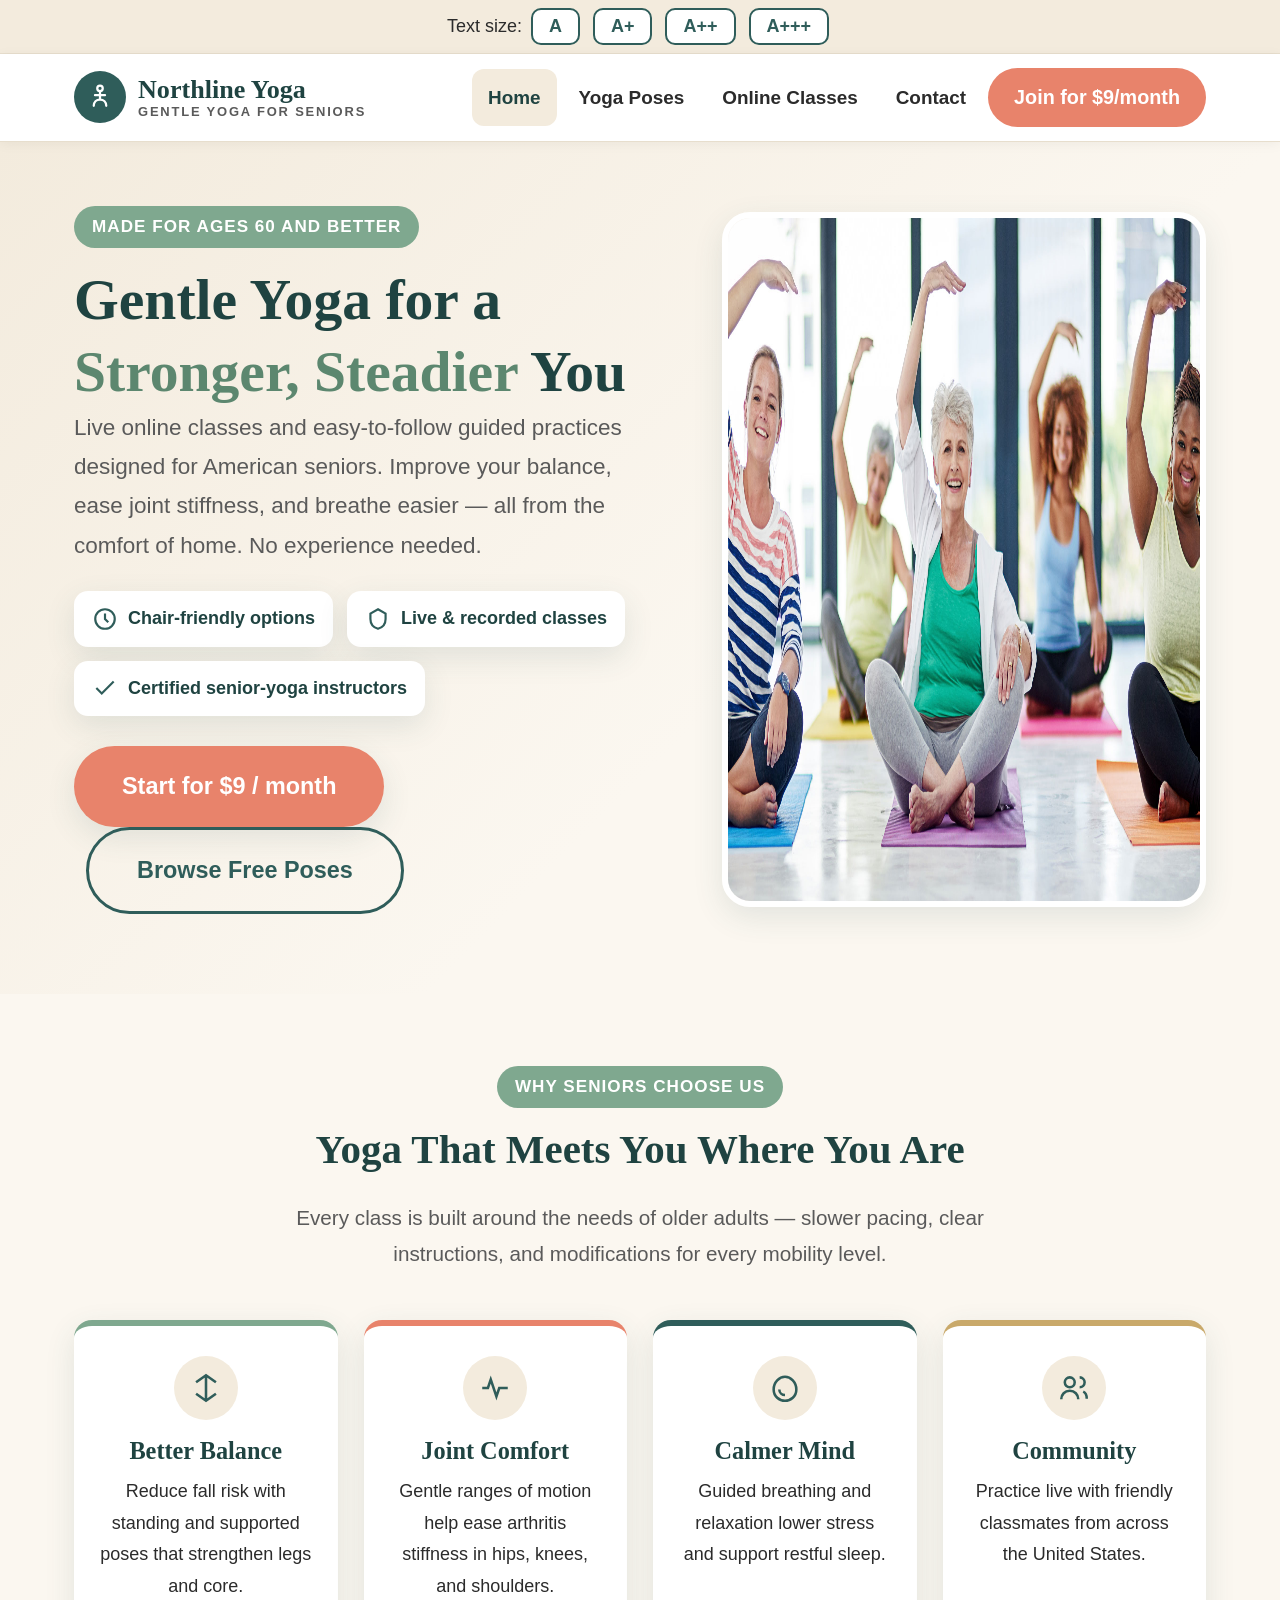
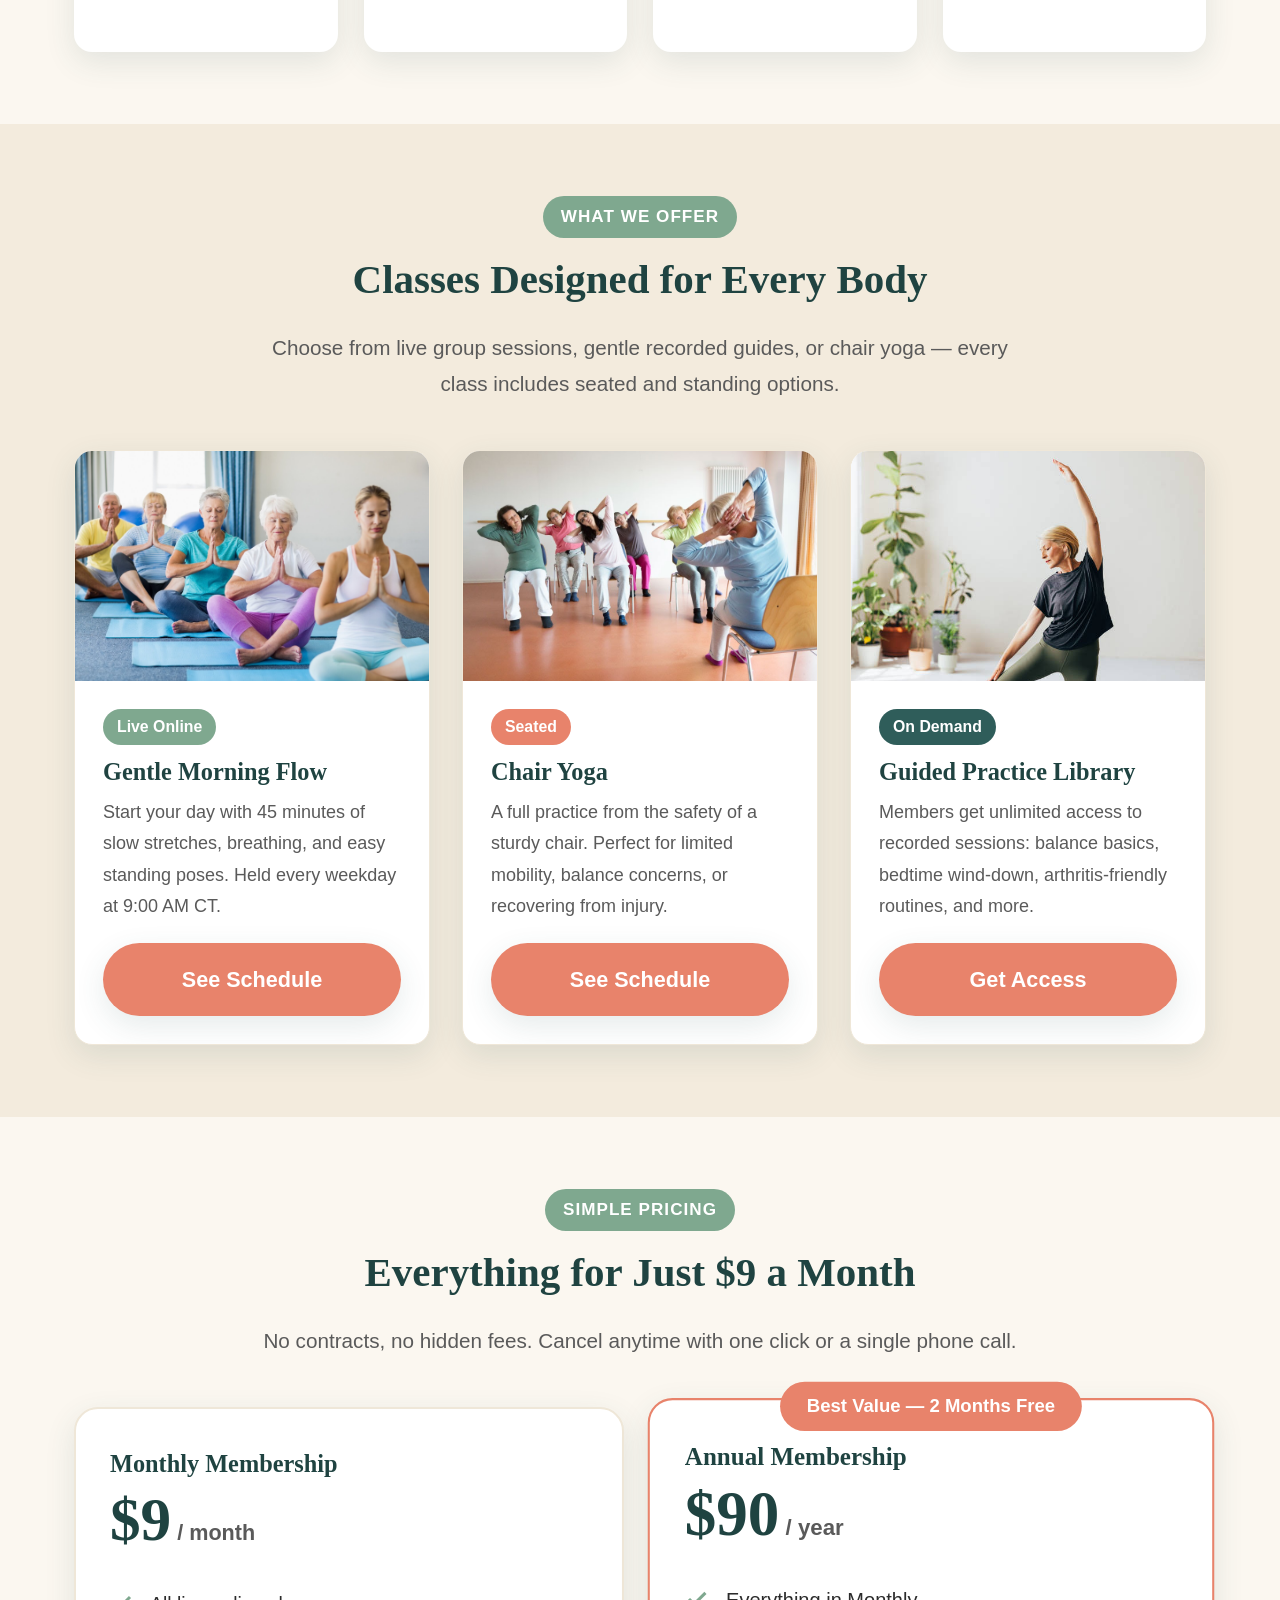
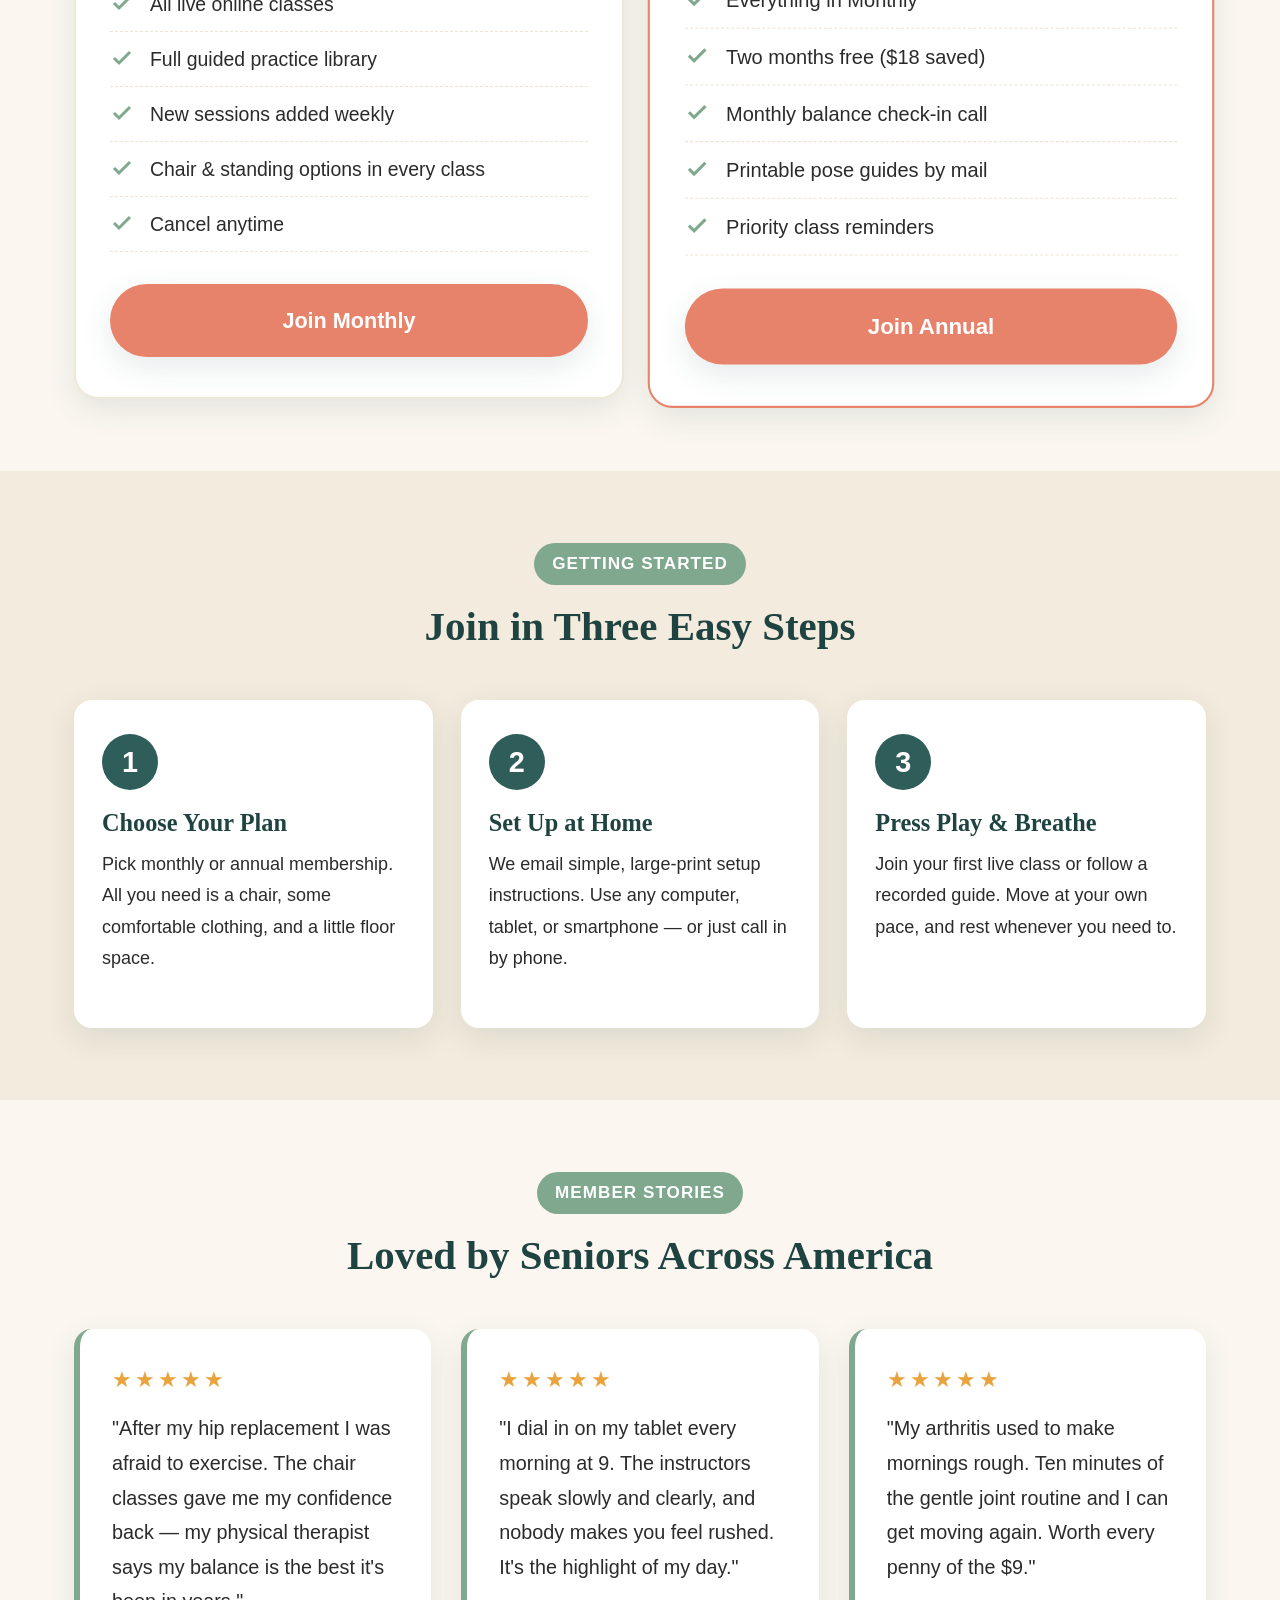
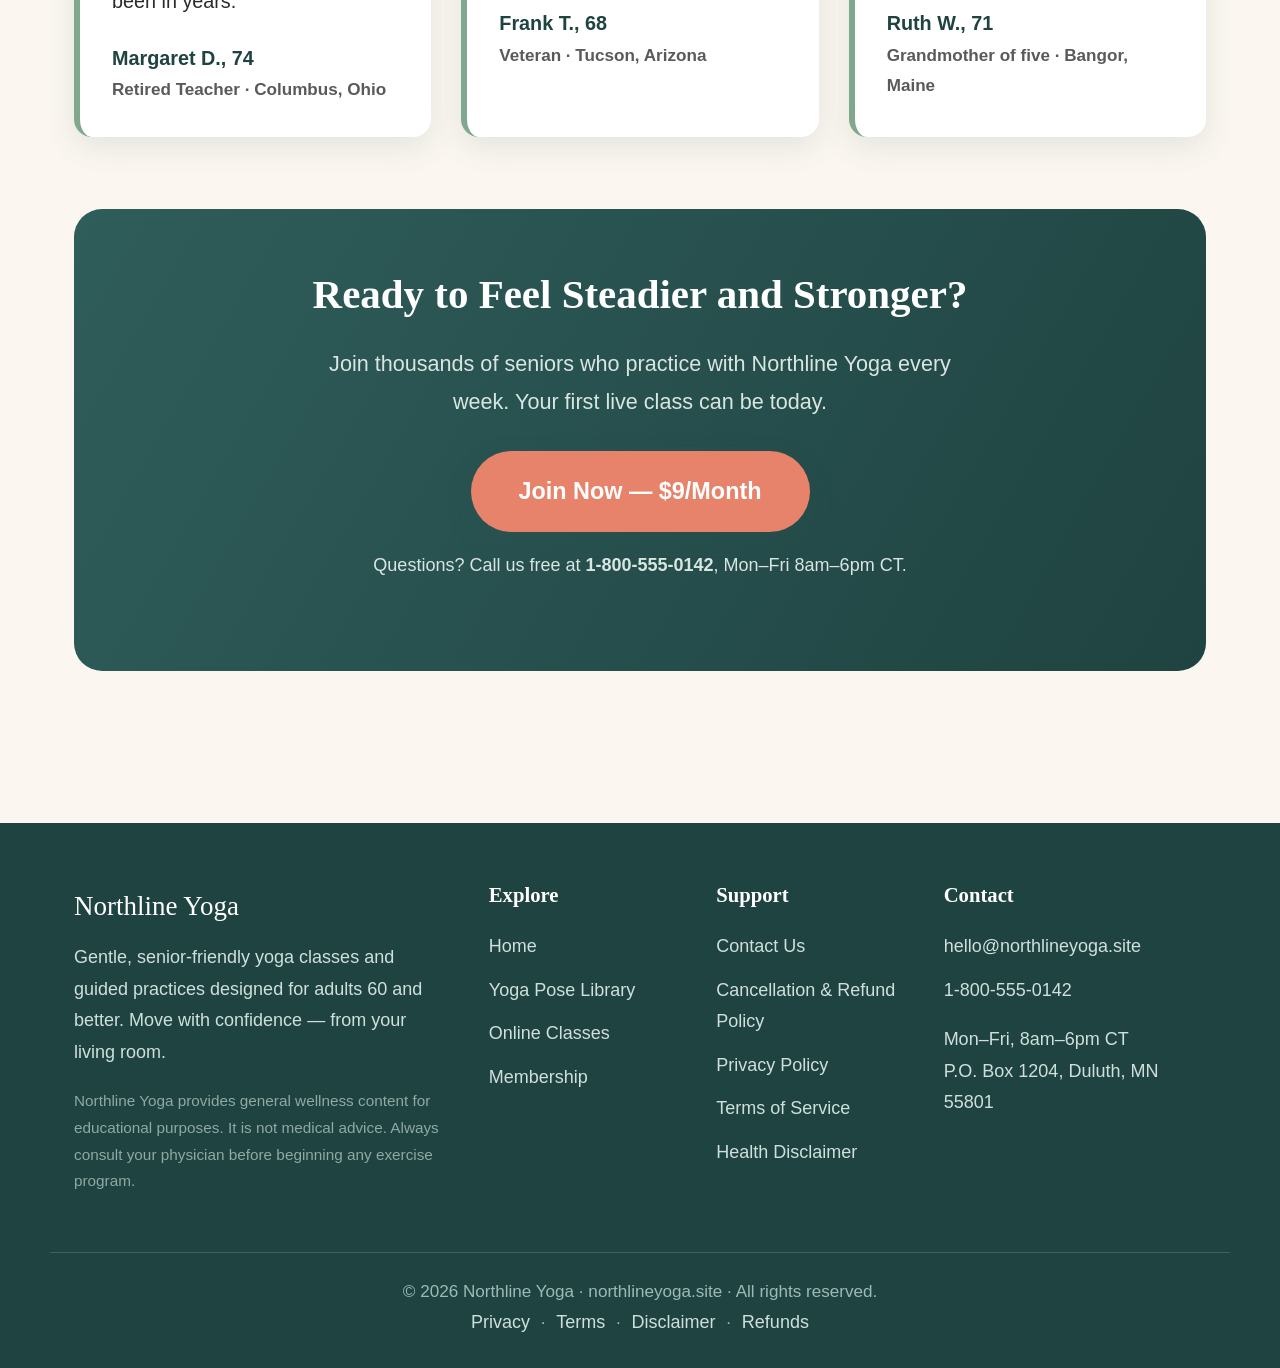
<file: index.html>
<!DOCTYPE html>
<html lang="en">
<head>
<meta charset="UTF-8">
<meta name="viewport" content="width=device-width, initial-scale=1.0">
<title>Northline Yoga — Gentle Online Yoga Classes for Seniors | $9/Month</title>
<meta name="description" content="Senior-friendly online yoga classes for adults 60+. Live and guided sessions, chair yoga options, and a free pose library. Join for $9/month.">
<link rel="stylesheet" href="assets/css/style.css">
<link rel="icon" href="data:image/svg+xml,%3Csvg xmlns='http://www.w3.org/2000/svg' viewBox='0 0 24 24'%3E%3Ccircle cx='12' cy='12' r='11' fill='%232F5D5A'/%3E%3C/svg%3E">
</head>
<body><a class="skip-link" href="#main">Skip to main content</a>
<div class="text-size-bar" role="group" aria-label="Text size options">
  Text size:
  <button type="button" data-textsize="small">A</button>
  <button type="button" data-textsize="medium">A+</button>
  <button type="button" data-textsize="large">A++</button>
  <button type="button" data-textsize="xlarge">A+++</button>
</div>
<header class="site-header">
  <div class="header-inner">
    <a class="logo" href="index.html" aria-label="Northline Yoga home">
      <span class="logo-mark" aria-hidden="true">
        <svg viewBox="0 0 24 24" fill="none" stroke="currentColor" stroke-width="1.8" stroke-linecap="round"><circle cx="12" cy="5" r="2.2"/><path d="M12 7.5V14M12 14c-3 0-5 2-5 5M12 14c3 0 5 2 5 5M8 10.5h8"/></svg>
      </span>
      <span class="logo-text">Northline Yoga<small>Gentle Yoga for Seniors</small></span>
    </a>
    <button class="menu-toggle" aria-expanded="false" aria-controls="main-nav">Menu</button>
    <nav class="main-nav" id="main-nav" aria-label="Main navigation">
      <a href="index.html" aria-current="page">Home</a>
      <a href="poses.html">Yoga Poses</a>
      <a href="classes.html">Online Classes</a>
      <a href="contact.html">Contact</a>
      <a href="checkout.html" class="nav-cta">Join for $9/month</a>
    </nav>
  </div>
</header><main id="main">
<section class="hero">
  <div class="hero-inner">
    <div>
      <span class="eyebrow">Made for ages 60 and better</span>
      <h1>Gentle Yoga for a <span>Stronger, Steadier</span> You</h1>
      <p class="lead">Live online classes and easy-to-follow guided practices designed for American seniors. Improve your balance, ease joint stiffness, and breathe easier — all from the comfort of home. No experience needed.</p>
      <div class="hero-badges">
        <div class="hero-badge"><svg viewBox="0 0 24 24" fill="none" stroke="#2F5D5A" stroke-width="2"><circle cx="12" cy="12" r="9"/><path d="M12 7v5l3 3"/></svg>Chair-friendly options</div>
        <div class="hero-badge"><svg viewBox="0 0 24 24" fill="none" stroke="#2F5D5A" stroke-width="2"><path d="M12 3l7 4v5c0 5-3.5 8-7 9-3.5-1-7-4-7-9V7z"/></svg>Live &amp; recorded classes</div>
        <div class="hero-badge"><svg viewBox="0 0 24 24" fill="none" stroke="#2F5D5A" stroke-width="2"><path d="M20 6L9 17l-5-5"/></svg>Certified senior-yoga instructors</div>
      </div>
      <a class="btn btn-lg" href="checkout.html">Start for $9 / month</a>
      <a class="btn btn-ghost btn-lg" href="poses.html" style="margin-left:12px;">Browse Free Poses</a>
    </div>
    <div class="hero-img">
      <img src="assets/img/hero-main.png" alt="A smiling group of senior adults practicing gentle seated yoga in a bright studio" width="1024" height="683">
    </div>
  </div>
</section>

<section>
  <div class="container">
    <div class="section-head">
      <span class="eyebrow">Why seniors choose us</span>
      <h2>Yoga That Meets You Where You Are</h2>
      <p>Every class is built around the needs of older adults — slower pacing, clear instructions, and modifications for every mobility level.</p>
    </div>
    <div class="benefits">
      <div class="benefit">
        <div class="icon"><svg viewBox="0 0 24 24" fill="none" stroke="#2F5D5A" stroke-width="1.8"><path d="M12 3v18M5 8l7-5 7 5M5 16l7 5 7-5"/></svg></div>
        <h3>Better Balance</h3>
        <p>Reduce fall risk with standing and supported poses that strengthen legs and core.</p>
      </div>
      <div class="benefit">
        <div class="icon"><svg viewBox="0 0 24 24" fill="none" stroke="#2F5D5A" stroke-width="1.8"><path d="M3 12h4l2-6 4 12 2-6h6"/></svg></div>
        <h3>Joint Comfort</h3>
        <p>Gentle ranges of motion help ease arthritis stiffness in hips, knees, and shoulders.</p>
      </div>
      <div class="benefit">
        <div class="icon"><svg viewBox="0 0 24 24" fill="none" stroke="#2F5D5A" stroke-width="1.8"><path d="M12 21c-4 0-8-3-8-8 0-5 4-9 8-9s8 4 8 9c0 5-4 8-8 8z"/><path d="M12 17c-2 0-4-1.5-4-4"/></svg></div>
        <h3>Calmer Mind</h3>
        <p>Guided breathing and relaxation lower stress and support restful sleep.</p>
      </div>
      <div class="benefit">
        <div class="icon"><svg viewBox="0 0 24 24" fill="none" stroke="#2F5D5A" stroke-width="1.8"><circle cx="9" cy="8" r="3.5"/><path d="M3 20c0-3.5 2.5-6 6-6s6 2.5 6 6M16 4.5a3.5 3.5 0 010 7M18.5 14.5c1.8.8 2.5 2.5 2.5 5"/></svg></div>
        <h3>Community</h3>
        <p>Practice live with friendly classmates from across the United States.</p>
      </div>
    </div>
  </div>
</section>

<section class="section-alt">
  <div class="container">
    <div class="section-head">
      <span class="eyebrow">What we offer</span>
      <h2>Classes Designed for Every Body</h2>
      <p>Choose from live group sessions, gentle recorded guides, or chair yoga — every class includes seated and standing options.</p>
    </div>
    <div class="cards">
      <article class="card">
        <img src="assets/img/class-meditation.png" alt="Senior men and women seated cross-legged on yoga mats with hands together in a calm studio class" loading="lazy">
        <div class="card-body">
          <span class="tag">Live Online</span>
          <h3>Gentle Morning Flow</h3>
          <p>Start your day with 45 minutes of slow stretches, breathing, and easy standing poses. Held every weekday at 9:00 AM CT.</p>
          <a class="btn" href="classes.html">See Schedule</a>
        </div>
      </article>
      <article class="card">
        <img src="assets/img/pose-chair-class.png" alt="Group of seniors doing seated chair yoga stretches with arms overhead" loading="lazy">
        <div class="card-body">
          <span class="tag tag-coral">Seated</span>
          <h3>Chair Yoga</h3>
          <p>A full practice from the safety of a sturdy chair. Perfect for limited mobility, balance concerns, or recovering from injury.</p>
          <a class="btn" href="classes.html">See Schedule</a>
        </div>
      </article>
      <article class="card">
        <img src="assets/img/pose-standing.png" alt="Senior woman practicing a gentle standing side stretch at home near houseplants" loading="lazy">
        <div class="card-body">
          <span class="tag tag-teal">On Demand</span>
          <h3>Guided Practice Library</h3>
          <p>Members get unlimited access to recorded sessions: balance basics, bedtime wind-down, arthritis-friendly routines, and more.</p>
          <a class="btn" href="checkout.html">Get Access</a>
        </div>
      </article>
    </div>
  </div>
</section>

<section>
  <div class="container">
    <div class="section-head">
      <span class="eyebrow">Simple pricing</span>
      <h2>Everything for Just $9 a Month</h2>
      <p>No contracts, no hidden fees. Cancel anytime with one click or a single phone call.</p>
    </div>
    <div class="pricing-grid">
      <div class="price-card">
        <h3>Monthly Membership</h3>
        <div class="price">$9<small> / month</small></div>
        <ul class="price-list">
          <li>All live online classes</li>
          <li>Full guided practice library</li>
          <li>New sessions added weekly</li>
          <li>Chair &amp; standing options in every class</li>
          <li>Cancel anytime</li>
        </ul>
        <a class="btn btn-block" href="checkout.html?plan=monthly">Join Monthly</a>
      </div>
      <div class="price-card featured">
        <span class="popular-flag">Best Value — 2 Months Free</span>
        <h3>Annual Membership</h3>
        <div class="price">$90<small> / year</small></div>
        <ul class="price-list">
          <li>Everything in Monthly</li>
          <li>Two months free ($18 saved)</li>
          <li>Monthly balance check-in call</li>
          <li>Printable pose guides by mail</li>
          <li>Priority class reminders</li>
        </ul>
        <a class="btn btn-block" href="checkout.html?plan=yearly">Join Annual</a>
      </div>
    </div>
  </div>
</section>

<section class="section-alt">
  <div class="container">
    <div class="section-head">
      <span class="eyebrow">Getting started</span>
      <h2>Join in Three Easy Steps</h2>
    </div>
    <div class="steps">
      <div class="step">
        <h3>Choose Your Plan</h3>
        <p>Pick monthly or annual membership. All you need is a chair, some comfortable clothing, and a little floor space.</p>
      </div>
      <div class="step">
        <h3>Set Up at Home</h3>
        <p>We email simple, large-print setup instructions. Use any computer, tablet, or smartphone — or just call in by phone.</p>
      </div>
      <div class="step">
        <h3>Press Play &amp; Breathe</h3>
        <p>Join your first live class or follow a recorded guide. Move at your own pace, and rest whenever you need to.</p>
      </div>
    </div>
  </div>
</section>

<section>
  <div class="container">
    <div class="section-head">
      <span class="eyebrow">Member stories</span>
      <h2>Loved by Seniors Across America</h2>
    </div>
    <div class="testimonials">
      <div class="quote">
        <div class="stars" aria-label="5 out of 5 stars">★★★★★</div>
        <p>"After my hip replacement I was afraid to exercise. The chair classes gave me my confidence back — my physical therapist says my balance is the best it's been in years."</p>
        <footer>Margaret D., 74 <span>Retired Teacher · Columbus, Ohio</span></footer>
      </div>
      <div class="quote">
        <div class="stars" aria-label="5 out of 5 stars">★★★★★</div>
        <p>"I dial in on my tablet every morning at 9. The instructors speak slowly and clearly, and nobody makes you feel rushed. It's the highlight of my day."</p>
        <footer>Frank T., 68 <span>Veteran · Tucson, Arizona</span></footer>
      </div>
      <div class="quote">
        <div class="stars" aria-label="5 out of 5 stars">★★★★★</div>
        <p>"My arthritis used to make mornings rough. Ten minutes of the gentle joint routine and I can get moving again. Worth every penny of the $9."</p>
        <footer>Ruth W., 71 <span>Grandmother of five · Bangor, Maine</span></footer>
      </div>
    </div>
  </div>
</section>

<section style="padding-top:0;">
  <div class="container">
    <div class="cta-band">
      <h2>Ready to Feel Steadier and Stronger?</h2>
      <p>Join thousands of seniors who practice with Northline Yoga every week. Your first live class can be today.</p>
      <a class="btn btn-lg" href="checkout.html">Join Now — $9/Month</a>
      <p style="margin-top:18px;font-size:1rem;">Questions? Call us free at <strong>1-800-555-0142</strong>, Mon–Fri 8am–6pm CT.</p>
    </div>
  </div>
</section>
</main><footer class="site-footer">
  <div class="footer-grid">
    <div>
      <div class="footer-logo">Northline Yoga</div>
      <p>Gentle, senior-friendly yoga classes and guided practices designed for adults 60 and better. Move with confidence — from your living room.</p>
      <p class="disclaimer-mini">Northline Yoga provides general wellness content for educational purposes. It is not medical advice. Always consult your physician before beginning any exercise program.</p>
    </div>
    <div>
      <h4>Explore</h4>
      <a href="index.html">Home</a>
      <a href="poses.html">Yoga Pose Library</a>
      <a href="classes.html">Online Classes</a>
      <a href="checkout.html">Membership</a>
    </div>
    <div>
      <h4>Support</h4>
      <a href="contact.html">Contact Us</a>
      <a href="refund.html">Cancellation &amp; Refund Policy</a>
      <a href="privacy.html">Privacy Policy</a>
      <a href="terms.html">Terms of Service</a>
      <a href="disclaimer.html">Health Disclaimer</a>
    </div>
    <div>
      <h4>Contact</h4>
      <a href="mailto:hello@northlineyoga.site">hello@northlineyoga.site</a>
      <a href="tel:+18005550142">1-800-555-0142</a>
      <p style="margin-top:12px;">Mon–Fri, 8am–6pm CT<br>P.O. Box 1204, Duluth, MN 55801</p>
    </div>
  </div>
  <div class="footer-bottom">
    &copy; <span data-year>2026</span> Northline Yoga · northlineyoga.site · All rights reserved.
    <br><a href="privacy.html">Privacy</a> · <a href="terms.html">Terms</a> · <a href="disclaimer.html">Disclaimer</a> · <a href="refund.html">Refunds</a>
  </div>
</footer>
<button class="back-top" aria-label="Back to top">&#8593;</button><script src="assets/js/main.js"></script>
</body>
</html>
</file>
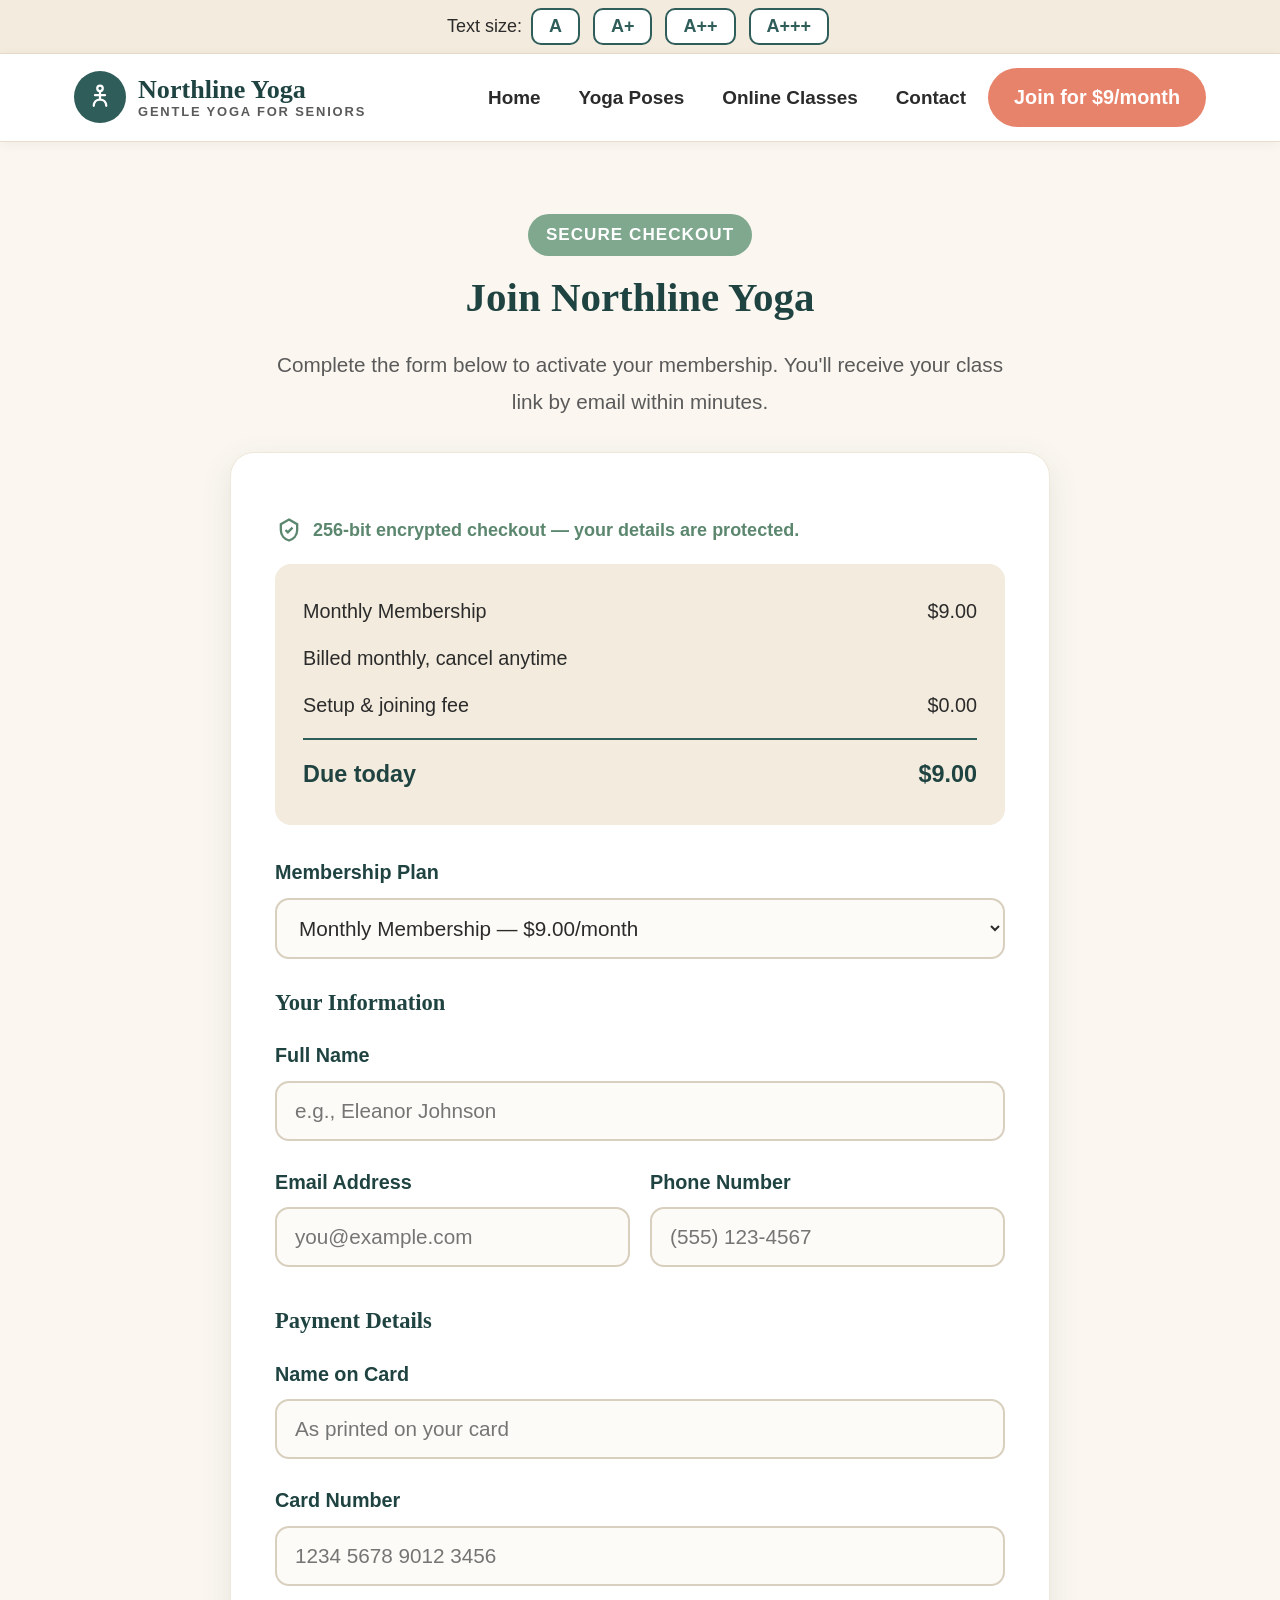
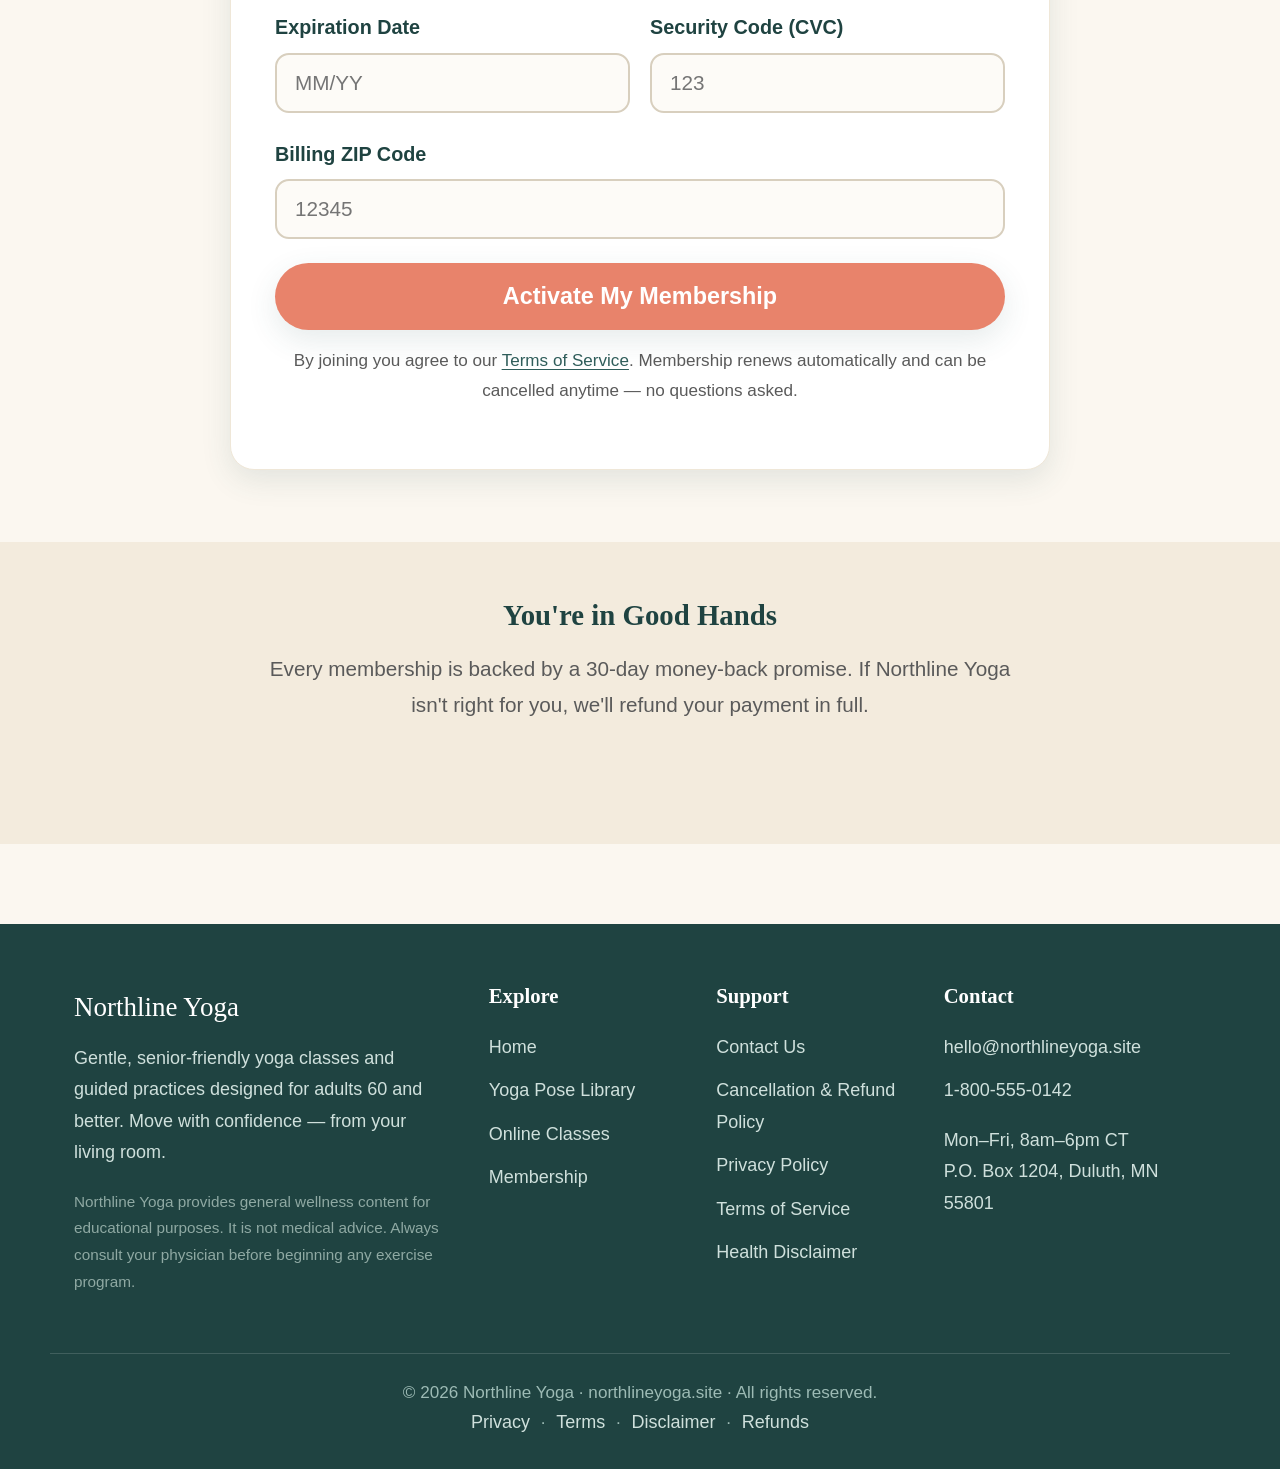
<file: checkout.html>
<!DOCTYPE html>
<html lang="en">
<head>
<meta charset="UTF-8">
<meta name="viewport" content="width=device-width, initial-scale=1.0">
<title>Join Northline Yoga — Secure Membership Checkout</title>
<meta name="description" content="Activate your Northline Yoga membership for $9/month. Gentle online yoga classes and guided practices for seniors. 30-day money-back promise.">
<link rel="stylesheet" href="assets/css/style.css">
<link rel="icon" href="data:image/svg+xml,%3Csvg xmlns='http://www.w3.org/2000/svg' viewBox='0 0 24 24'%3E%3Ccircle cx='12' cy='12' r='11' fill='%232F5D5A'/%3E%3C/svg%3E">
</head>
<body><a class="skip-link" href="#main">Skip to main content</a>
<div class="text-size-bar" role="group" aria-label="Text size options">
  Text size:
  <button type="button" data-textsize="small">A</button>
  <button type="button" data-textsize="medium">A+</button>
  <button type="button" data-textsize="large">A++</button>
  <button type="button" data-textsize="xlarge">A+++</button>
</div>
<header class="site-header">
  <div class="header-inner">
    <a class="logo" href="index.html" aria-label="Northline Yoga home">
      <span class="logo-mark" aria-hidden="true">
        <svg viewBox="0 0 24 24" fill="none" stroke="currentColor" stroke-width="1.8" stroke-linecap="round"><circle cx="12" cy="5" r="2.2"/><path d="M12 7.5V14M12 14c-3 0-5 2-5 5M12 14c3 0 5 2 5 5M8 10.5h8"/></svg>
      </span>
      <span class="logo-text">Northline Yoga<small>Gentle Yoga for Seniors</small></span>
    </a>
    <button class="menu-toggle" aria-expanded="false" aria-controls="main-nav">Menu</button>
    <nav class="main-nav" id="main-nav" aria-label="Main navigation">
      <a href="index.html">Home</a>
      <a href="poses.html">Yoga Poses</a>
      <a href="classes.html">Online Classes</a>
      <a href="contact.html">Contact</a>
      <a href="checkout.html" class="nav-cta">Join for $9/month</a>
    </nav>
  </div>
</header><main id="main">
<section>
  <div class="container">
    <div class="section-head" style="margin-bottom:32px;">
      <span class="eyebrow">Secure checkout</span>
      <h2>Join Northline Yoga</h2>
      <p>Complete the form below to activate your membership. You'll receive your class link by email within minutes.</p>
    </div>

    <div class="form-card wide" id="checkout-area">
      <div class="secure-row">
        <svg width="28" height="28" viewBox="0 0 24 24" fill="none" stroke="currentColor" stroke-width="2"><path d="M12 3l7 4v5c0 5-3.5 8-7 9-3.5-1-7-4-7-9V7z"/><path d="M9 12l2 2 4-4"/></svg>
        256-bit encrypted checkout — your details are protected.
      </div>

      <div class="order-summary" id="order-summary" aria-live="polite"></div>

      <form id="payment-form" novalidate>
        <div class="field">
          <label for="plan-select">Membership Plan</label>
          <select id="plan-select" required>
            <option value="monthly">Monthly Membership — $9.00/month</option>
            <option value="yearly">Annual Membership — $90.00/year (2 months free)</option>
          </select>
        </div>

        <fieldset style="border:none;">
          <legend style="font-family:Georgia,serif;font-size:1.25rem;color:var(--teal-dark);font-weight:700;margin-bottom:16px;">Your Information</legend>
          <div class="field">
            <label for="full-name">Full Name</label>
            <input type="text" id="full-name" name="name" autocomplete="name" required placeholder="e.g., Eleanor Johnson">
          </div>
          <div class="field-row">
            <div class="field">
              <label for="email">Email Address</label>
              <input type="email" id="email" name="email" autocomplete="email" required placeholder="you@example.com">
            </div>
            <div class="field">
              <label for="phone">Phone Number</label>
              <input type="tel" id="phone" name="phone" autocomplete="tel" required placeholder="(555) 123-4567">
            </div>
          </div>
        </fieldset>

        <fieldset style="border:none;margin-top:10px;">
          <legend style="font-family:Georgia,serif;font-size:1.25rem;color:var(--teal-dark);font-weight:700;margin-bottom:16px;">Payment Details</legend>
          <div class="field">
            <label for="card-name">Name on Card</label>
            <input type="text" id="card-name" autocomplete="cc-name" required placeholder="As printed on your card">
          </div>
          <div class="field">
            <label for="card-number">Card Number</label>
            <input type="text" id="card-number" inputmode="numeric" autocomplete="cc-number" required placeholder="1234 5678 9012 3456" minlength="19" maxlength="19">
          </div>
          <div class="field-row">
            <div class="field">
              <label for="card-exp">Expiration Date</label>
              <input type="text" id="card-exp" inputmode="numeric" autocomplete="cc-exp" required placeholder="MM/YY" minlength="5" maxlength="5">
            </div>
            <div class="field">
              <label for="card-cvc">Security Code (CVC)</label>
              <input type="text" id="card-cvc" inputmode="numeric" autocomplete="cc-csc" required placeholder="123" minlength="3" maxlength="4">
            </div>
          </div>
          <div class="field">
            <label for="card-zip">Billing ZIP Code</label>
            <input type="text" id="card-zip" inputmode="numeric" autocomplete="postal-code" required placeholder="12345" minlength="5" maxlength="10">
          </div>
        </fieldset>

        <button type="submit" class="btn btn-block btn-lg">Activate My Membership</button>
        <p class="form-note" style="text-align:center;margin-top:16px;">
          By joining you agree to our <a href="terms.html">Terms of Service</a>. Membership renews automatically and can be cancelled anytime — no questions asked.
        </p>
      </form>
    </div>

    <div class="success-panel" id="checkout-success" style="display:none;">
      <div class="check-circle">
        <svg viewBox="0 0 24 24" fill="none" stroke="#fff" stroke-width="3" stroke-linecap="round"><path d="M4 12l5 5L20 6"/></svg>
      </div>
      <h2>Welcome to Northline Yoga, <span id="success-name">Friend</span>!</h2>
      <p style="font-size:1.15rem;">Your membership is active. A confirmation email with your class schedule and personal access link is on its way.</p>
      <div class="order-summary" style="text-align:left;margin:26px auto;max-width:420px;">
        <div class="row"><span>Plan</span><span id="success-plan">Monthly Membership — $9.00/month</span></div>
        <div class="row"><span>Confirmation No.</span><span id="success-ref">NLY-000000</span></div>
        <div class="row"><span>Status</span><span>Active</span></div>
      </div>
      <a class="btn btn-lg" href="classes.html">View Class Schedule</a>
      <p style="margin-top:22px;">Need help getting set up? Call <a href="tel:+18005550142"><strong>1-800-555-0142</strong></a> — we're happy to walk you through it.</p>
    </div>
  </div>
</section>

<section class="section-alt" style="padding-top:56px;">
  <div class="container">
    <div class="section-head">
      <h2 style="font-size:1.6rem;">You're in Good Hands</h2>
      <p>Every membership is backed by a 30-day money-back promise. If Northline Yoga isn't right for you, we'll refund your payment in full.</p>
    </div>
  </div>
</section>
</main><footer class="site-footer">
  <div class="footer-grid">
    <div>
      <div class="footer-logo">Northline Yoga</div>
      <p>Gentle, senior-friendly yoga classes and guided practices designed for adults 60 and better. Move with confidence — from your living room.</p>
      <p class="disclaimer-mini">Northline Yoga provides general wellness content for educational purposes. It is not medical advice. Always consult your physician before beginning any exercise program.</p>
    </div>
    <div>
      <h4>Explore</h4>
      <a href="index.html">Home</a>
      <a href="poses.html">Yoga Pose Library</a>
      <a href="classes.html">Online Classes</a>
      <a href="checkout.html">Membership</a>
    </div>
    <div>
      <h4>Support</h4>
      <a href="contact.html">Contact Us</a>
      <a href="refund.html">Cancellation &amp; Refund Policy</a>
      <a href="privacy.html">Privacy Policy</a>
      <a href="terms.html">Terms of Service</a>
      <a href="disclaimer.html">Health Disclaimer</a>
    </div>
    <div>
      <h4>Contact</h4>
      <a href="mailto:hello@northlineyoga.site">hello@northlineyoga.site</a>
      <a href="tel:+18005550142">1-800-555-0142</a>
      <p style="margin-top:12px;">Mon–Fri, 8am–6pm CT<br>P.O. Box 1204, Duluth, MN 55801</p>
    </div>
  </div>
  <div class="footer-bottom">
    &copy; <span data-year>2026</span> Northline Yoga · northlineyoga.site · All rights reserved.
    <br><a href="privacy.html">Privacy</a> · <a href="terms.html">Terms</a> · <a href="disclaimer.html">Disclaimer</a> · <a href="refund.html">Refunds</a>
  </div>
</footer>
<button class="back-top" aria-label="Back to top">&#8593;</button><script src="assets/js/main.js"></script>
</body>
</html>
</file>
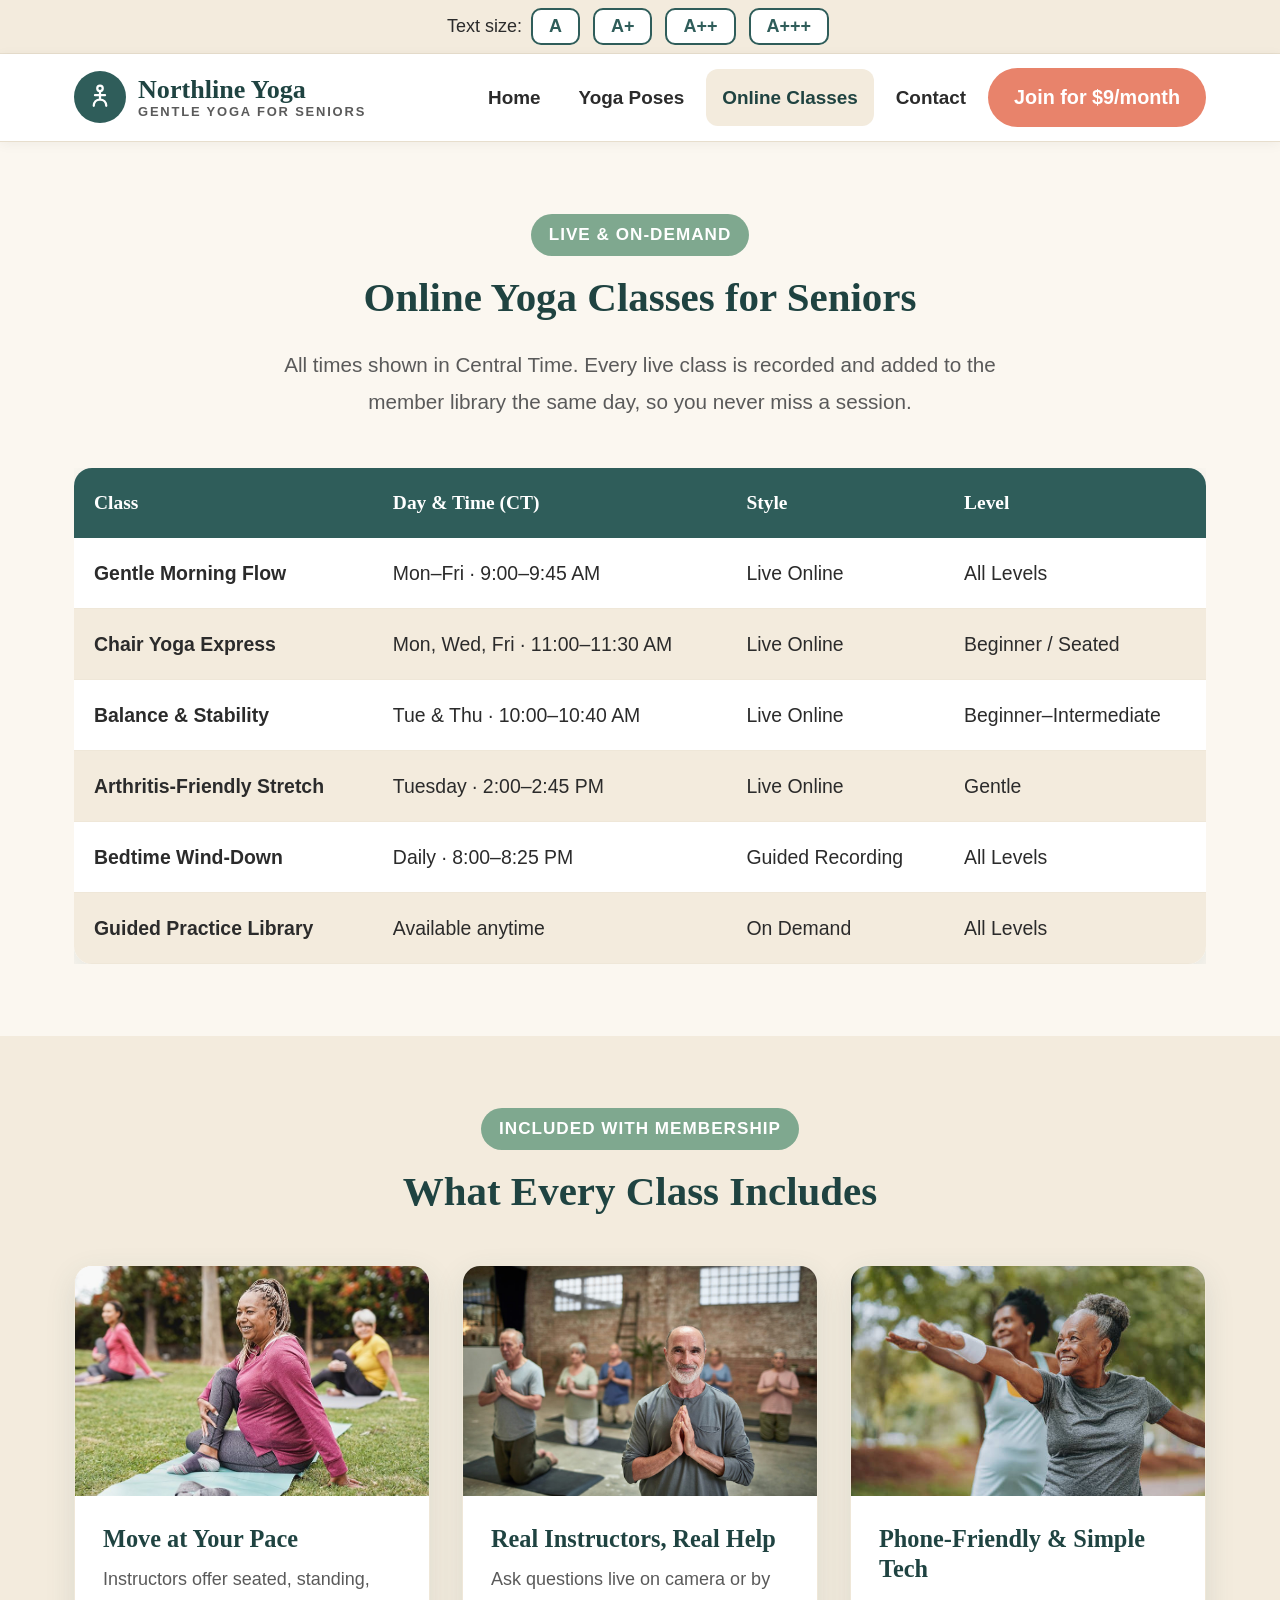
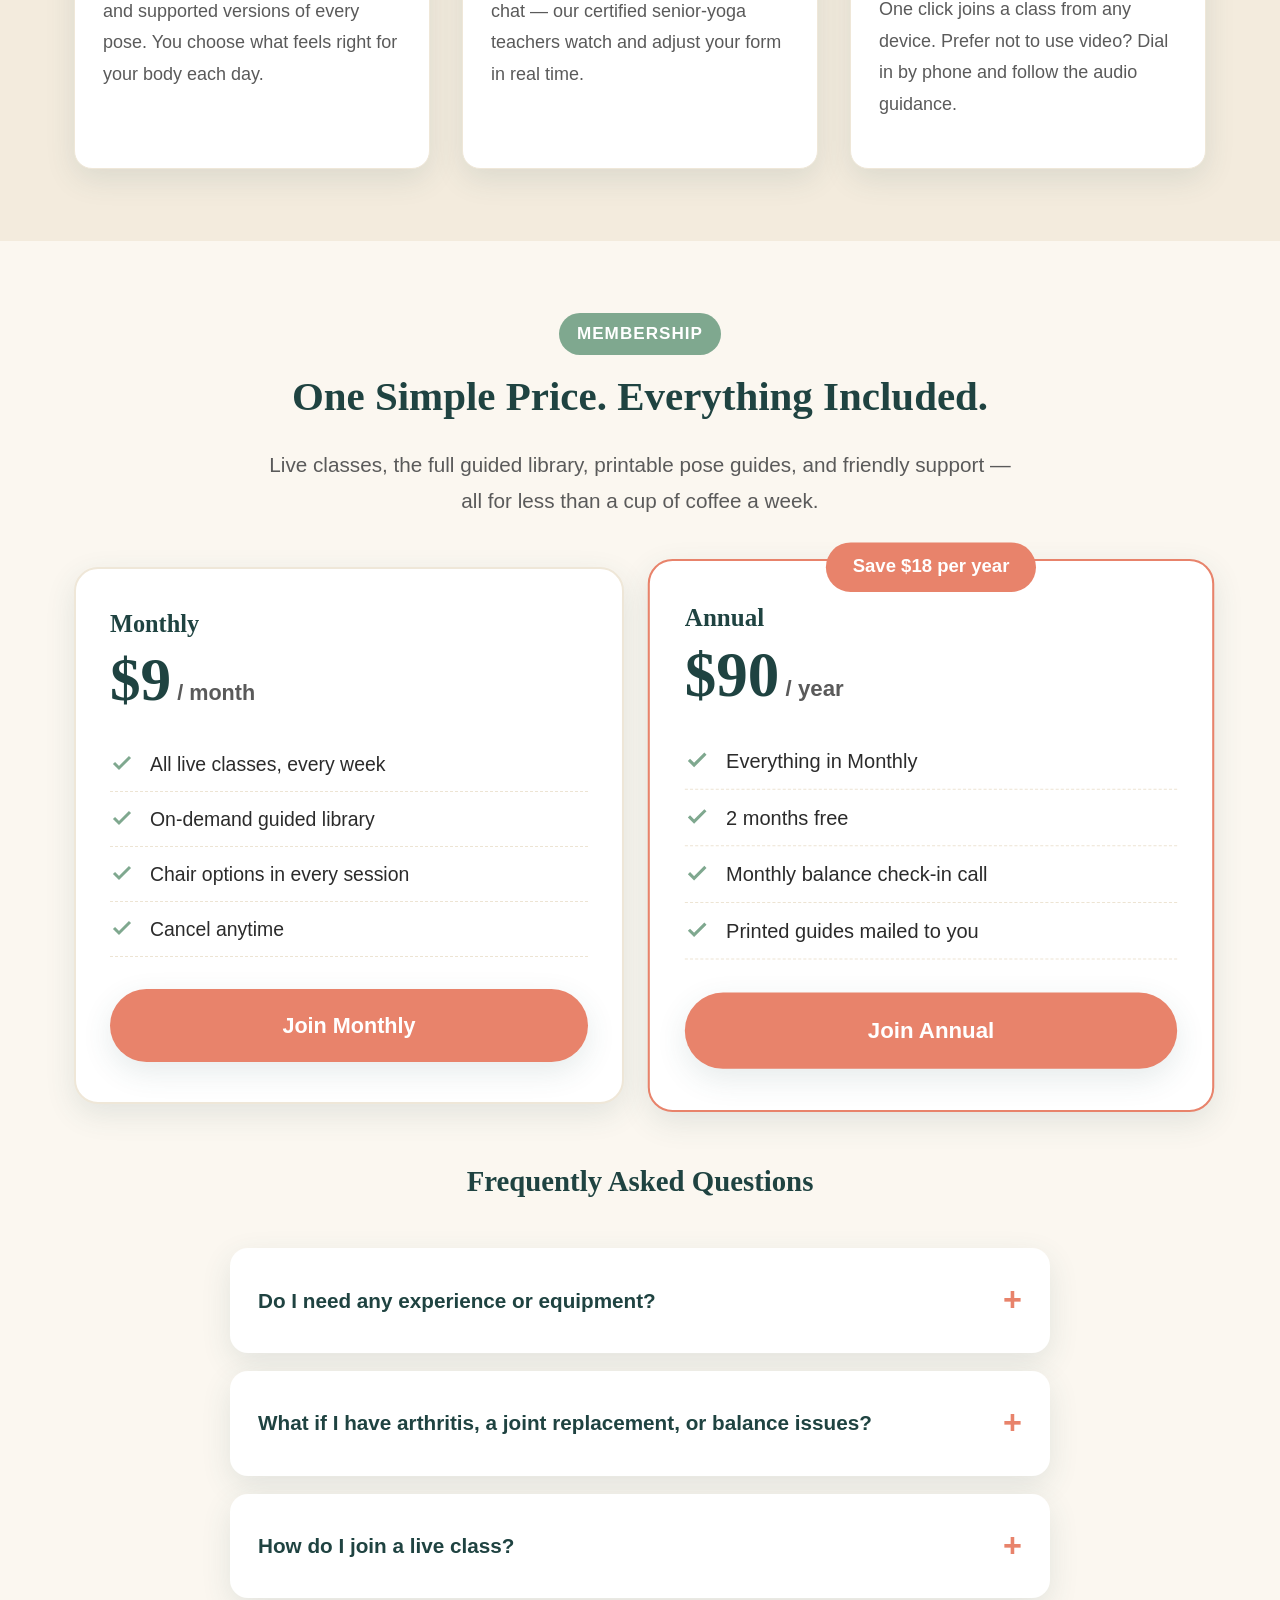
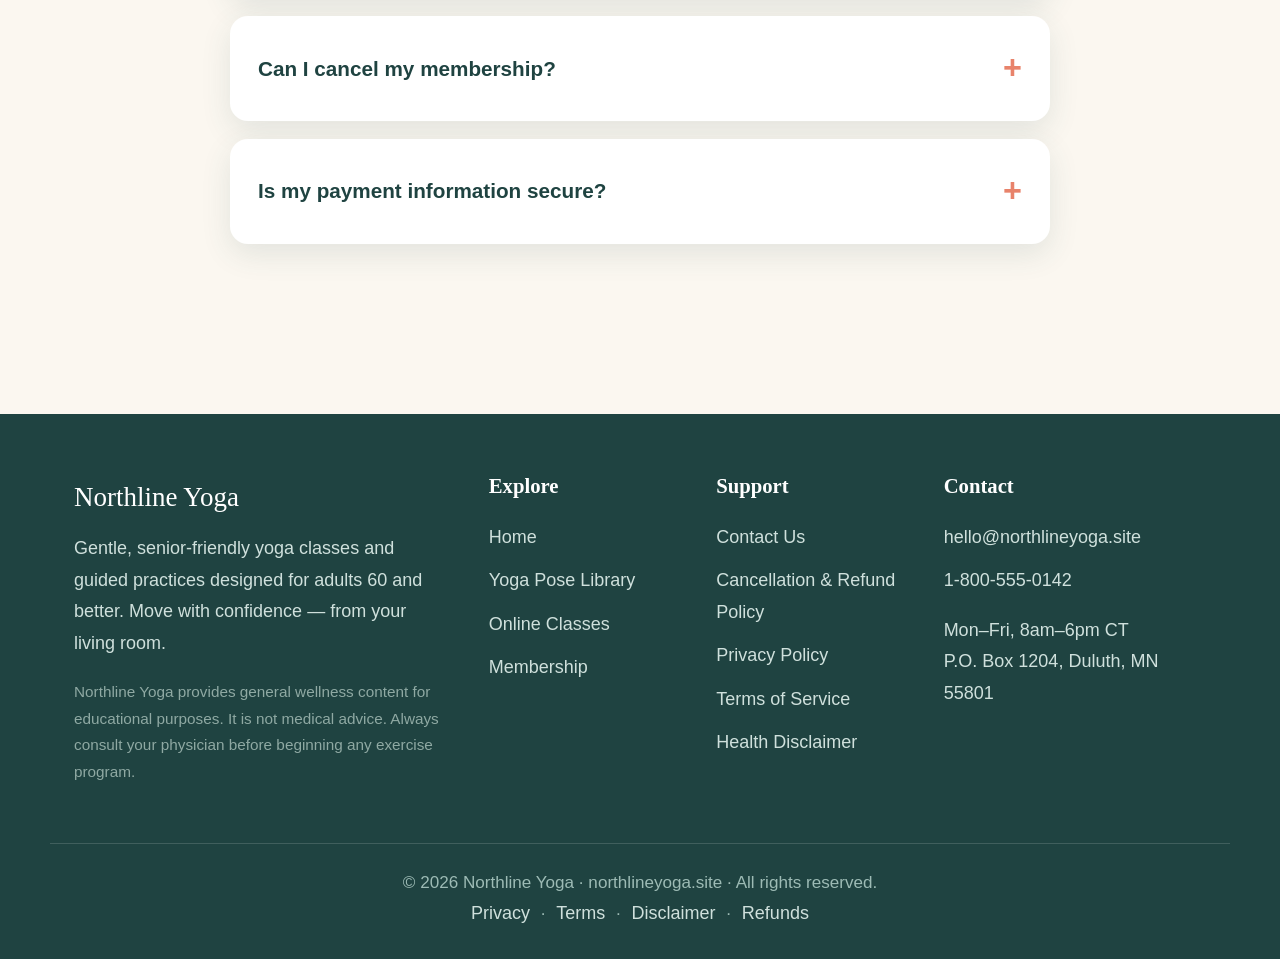
<file: classes.html>
<!DOCTYPE html>
<html lang="en">
<head>
<meta charset="UTF-8">
<meta name="viewport" content="width=device-width, initial-scale=1.0">
<title>Online Yoga Classes for Seniors — Schedule & Membership | Northline Yoga</title>
<meta name="description" content="Live online yoga classes for seniors: gentle morning flow, chair yoga, balance training and bedtime wind-down. Join for $9/month with guided practice library.">
<link rel="stylesheet" href="assets/css/style.css">
<link rel="icon" href="data:image/svg+xml,%3Csvg xmlns='http://www.w3.org/2000/svg' viewBox='0 0 24 24'%3E%3Ccircle cx='12' cy='12' r='11' fill='%232F5D5A'/%3E%3C/svg%3E">
</head>
<body><a class="skip-link" href="#main">Skip to main content</a>
<div class="text-size-bar" role="group" aria-label="Text size options">
  Text size:
  <button type="button" data-textsize="small">A</button>
  <button type="button" data-textsize="medium">A+</button>
  <button type="button" data-textsize="large">A++</button>
  <button type="button" data-textsize="xlarge">A+++</button>
</div>
<header class="site-header">
  <div class="header-inner">
    <a class="logo" href="index.html" aria-label="Northline Yoga home">
      <span class="logo-mark" aria-hidden="true">
        <svg viewBox="0 0 24 24" fill="none" stroke="currentColor" stroke-width="1.8" stroke-linecap="round"><circle cx="12" cy="5" r="2.2"/><path d="M12 7.5V14M12 14c-3 0-5 2-5 5M12 14c3 0 5 2 5 5M8 10.5h8"/></svg>
      </span>
      <span class="logo-text">Northline Yoga<small>Gentle Yoga for Seniors</small></span>
    </a>
    <button class="menu-toggle" aria-expanded="false" aria-controls="main-nav">Menu</button>
    <nav class="main-nav" id="main-nav" aria-label="Main navigation">
      <a href="index.html">Home</a>
      <a href="poses.html">Yoga Poses</a>
      <a href="classes.html" aria-current="page">Online Classes</a>
      <a href="contact.html">Contact</a>
      <a href="checkout.html" class="nav-cta">Join for $9/month</a>
    </nav>
  </div>
</header><main id="main">
<section>
  <div class="container">
    <div class="section-head">
      <span class="eyebrow">Live &amp; on-demand</span>
      <h2>Online Yoga Classes for Seniors</h2>
      <p>All times shown in Central Time. Every live class is recorded and added to the member library the same day, so you never miss a session.</p>
    </div>

    <div class="schedule-wrap">
      <table class="schedule-table">
        <thead>
          <tr><th scope="col">Class</th><th scope="col">Day &amp; Time (CT)</th><th scope="col">Style</th><th scope="col">Level</th></tr>
        </thead>
        <tbody>
          <tr><td><strong>Gentle Morning Flow</strong></td><td>Mon–Fri · 9:00–9:45 AM</td><td>Live Online</td><td>All Levels</td></tr>
          <tr><td><strong>Chair Yoga Express</strong></td><td>Mon, Wed, Fri · 11:00–11:30 AM</td><td>Live Online</td><td>Beginner / Seated</td></tr>
          <tr><td><strong>Balance &amp; Stability</strong></td><td>Tue &amp; Thu · 10:00–10:40 AM</td><td>Live Online</td><td>Beginner–Intermediate</td></tr>
          <tr><td><strong>Arthritis-Friendly Stretch</strong></td><td>Tuesday · 2:00–2:45 PM</td><td>Live Online</td><td>Gentle</td></tr>
          <tr><td><strong>Bedtime Wind-Down</strong></td><td>Daily · 8:00–8:25 PM</td><td>Guided Recording</td><td>All Levels</td></tr>
          <tr><td><strong>Guided Practice Library</strong></td><td>Available anytime</td><td>On Demand</td><td>All Levels</td></tr>
        </tbody>
      </table>
    </div>
  </div>
</section>

<section class="section-alt">
  <div class="container">
    <div class="section-head">
      <span class="eyebrow">Included with membership</span>
      <h2>What Every Class Includes</h2>
    </div>
    <div class="cards">
      <article class="card">
        <img src="assets/img/class-outdoor.png" alt="Smiling senior women stretching on yoga mats on green grass in a park" loading="lazy">
        <div class="card-body">
          <h3>Move at Your Pace</h3>
          <p>Instructors offer seated, standing, and supported versions of every pose. You choose what feels right for your body each day.</p>
        </div>
      </article>
      <article class="card">
        <img src="assets/img/class-men.png" alt="Smiling senior man leading a yoga class with hands at heart center in a brick-walled studio" loading="lazy">
        <div class="card-body">
          <h3>Real Instructors, Real Help</h3>
          <p>Ask questions live on camera or by chat — our certified senior-yoga teachers watch and adjust your form in real time.</p>
        </div>
      </article>
      <article class="card">
        <img src="assets/img/class-park.png" alt="Two joyful senior women practicing standing yoga stretches outdoors in a leafy park" loading="lazy">
        <div class="card-body">
          <h3>Phone-Friendly &amp; Simple Tech</h3>
          <p>One click joins a class from any device. Prefer not to use video? Dial in by phone and follow the audio guidance.</p>
        </div>
      </article>
    </div>
  </div>
</section>

<section>
  <div class="container">
    <div class="section-head">
      <span class="eyebrow">Membership</span>
      <h2>One Simple Price. Everything Included.</h2>
      <p>Live classes, the full guided library, printable pose guides, and friendly support — all for less than a cup of coffee a week.</p>
    </div>
    <div class="pricing-grid">
      <div class="price-card">
        <h3>Monthly</h3>
        <div class="price">$9<small> / month</small></div>
        <ul class="price-list">
          <li>All live classes, every week</li>
          <li>On-demand guided library</li>
          <li>Chair options in every session</li>
          <li>Cancel anytime</li>
        </ul>
        <a class="btn btn-block" href="checkout.html?plan=monthly">Join Monthly</a>
      </div>
      <div class="price-card featured">
        <span class="popular-flag">Save $18 per year</span>
        <h3>Annual</h3>
        <div class="price">$90<small> / year</small></div>
        <ul class="price-list">
          <li>Everything in Monthly</li>
          <li>2 months free</li>
          <li>Monthly balance check-in call</li>
          <li>Printed guides mailed to you</li>
        </ul>
        <a class="btn btn-block" href="checkout.html?plan=yearly">Join Annual</a>
      </div>
    </div>
    <div class="section-head" style="margin-top:60px;">
      <h2 style="font-size:1.6rem;">Frequently Asked Questions</h2>
    </div>
    <div style="max-width:820px;margin:0 auto;">
      <details class="faq-item"><summary>Do I need any experience or equipment?</summary><div class="faq-body">None at all. Beginners are our specialty. All you need is a sturdy chair without wheels, comfortable clothing, and a little space to move.</div></details>
      <details class="faq-item"><summary>What if I have arthritis, a joint replacement, or balance issues?</summary><div class="faq-body">Our instructors are trained in senior adaptations. Every pose has a seated or supported version, and we always encourage you to move within a pain-free range. Please check with your doctor first, as with any exercise program.</div></details>
      <details class="faq-item"><summary>How do I join a live class?</summary><div class="faq-body">After joining, you'll receive an email with a simple link. Click it at class time from any computer, tablet, or smartphone — or call the toll-free number we provide and follow along by audio.</div></details>
      <details class="faq-item"><summary>Can I cancel my membership?</summary><div class="faq-body">Yes. Cancel anytime from your account page or by calling 1-800-555-0142. Monthly memberships stay active until the end of the billing period. See our <a href="refund.html">Cancellation &amp; Refund Policy</a> for details.</div></details>
      <details class="faq-item"><summary>Is my payment information secure?</summary><div class="faq-body">Yes. Payments are processed over an encrypted connection, and we never store your full card number on our servers. See our <a href="privacy.html">Privacy Policy</a>.</div></details>
    </div>
  </div>
</section>
</main><footer class="site-footer">
  <div class="footer-grid">
    <div>
      <div class="footer-logo">Northline Yoga</div>
      <p>Gentle, senior-friendly yoga classes and guided practices designed for adults 60 and better. Move with confidence — from your living room.</p>
      <p class="disclaimer-mini">Northline Yoga provides general wellness content for educational purposes. It is not medical advice. Always consult your physician before beginning any exercise program.</p>
    </div>
    <div>
      <h4>Explore</h4>
      <a href="index.html">Home</a>
      <a href="poses.html">Yoga Pose Library</a>
      <a href="classes.html">Online Classes</a>
      <a href="checkout.html">Membership</a>
    </div>
    <div>
      <h4>Support</h4>
      <a href="contact.html">Contact Us</a>
      <a href="refund.html">Cancellation &amp; Refund Policy</a>
      <a href="privacy.html">Privacy Policy</a>
      <a href="terms.html">Terms of Service</a>
      <a href="disclaimer.html">Health Disclaimer</a>
    </div>
    <div>
      <h4>Contact</h4>
      <a href="mailto:hello@northlineyoga.site">hello@northlineyoga.site</a>
      <a href="tel:+18005550142">1-800-555-0142</a>
      <p style="margin-top:12px;">Mon–Fri, 8am–6pm CT<br>P.O. Box 1204, Duluth, MN 55801</p>
    </div>
  </div>
  <div class="footer-bottom">
    &copy; <span data-year>2026</span> Northline Yoga · northlineyoga.site · All rights reserved.
    <br><a href="privacy.html">Privacy</a> · <a href="terms.html">Terms</a> · <a href="disclaimer.html">Disclaimer</a> · <a href="refund.html">Refunds</a>
  </div>
</footer>
<button class="back-top" aria-label="Back to top">&#8593;</button><script src="assets/js/main.js"></script>
</body>
</html>
</file>
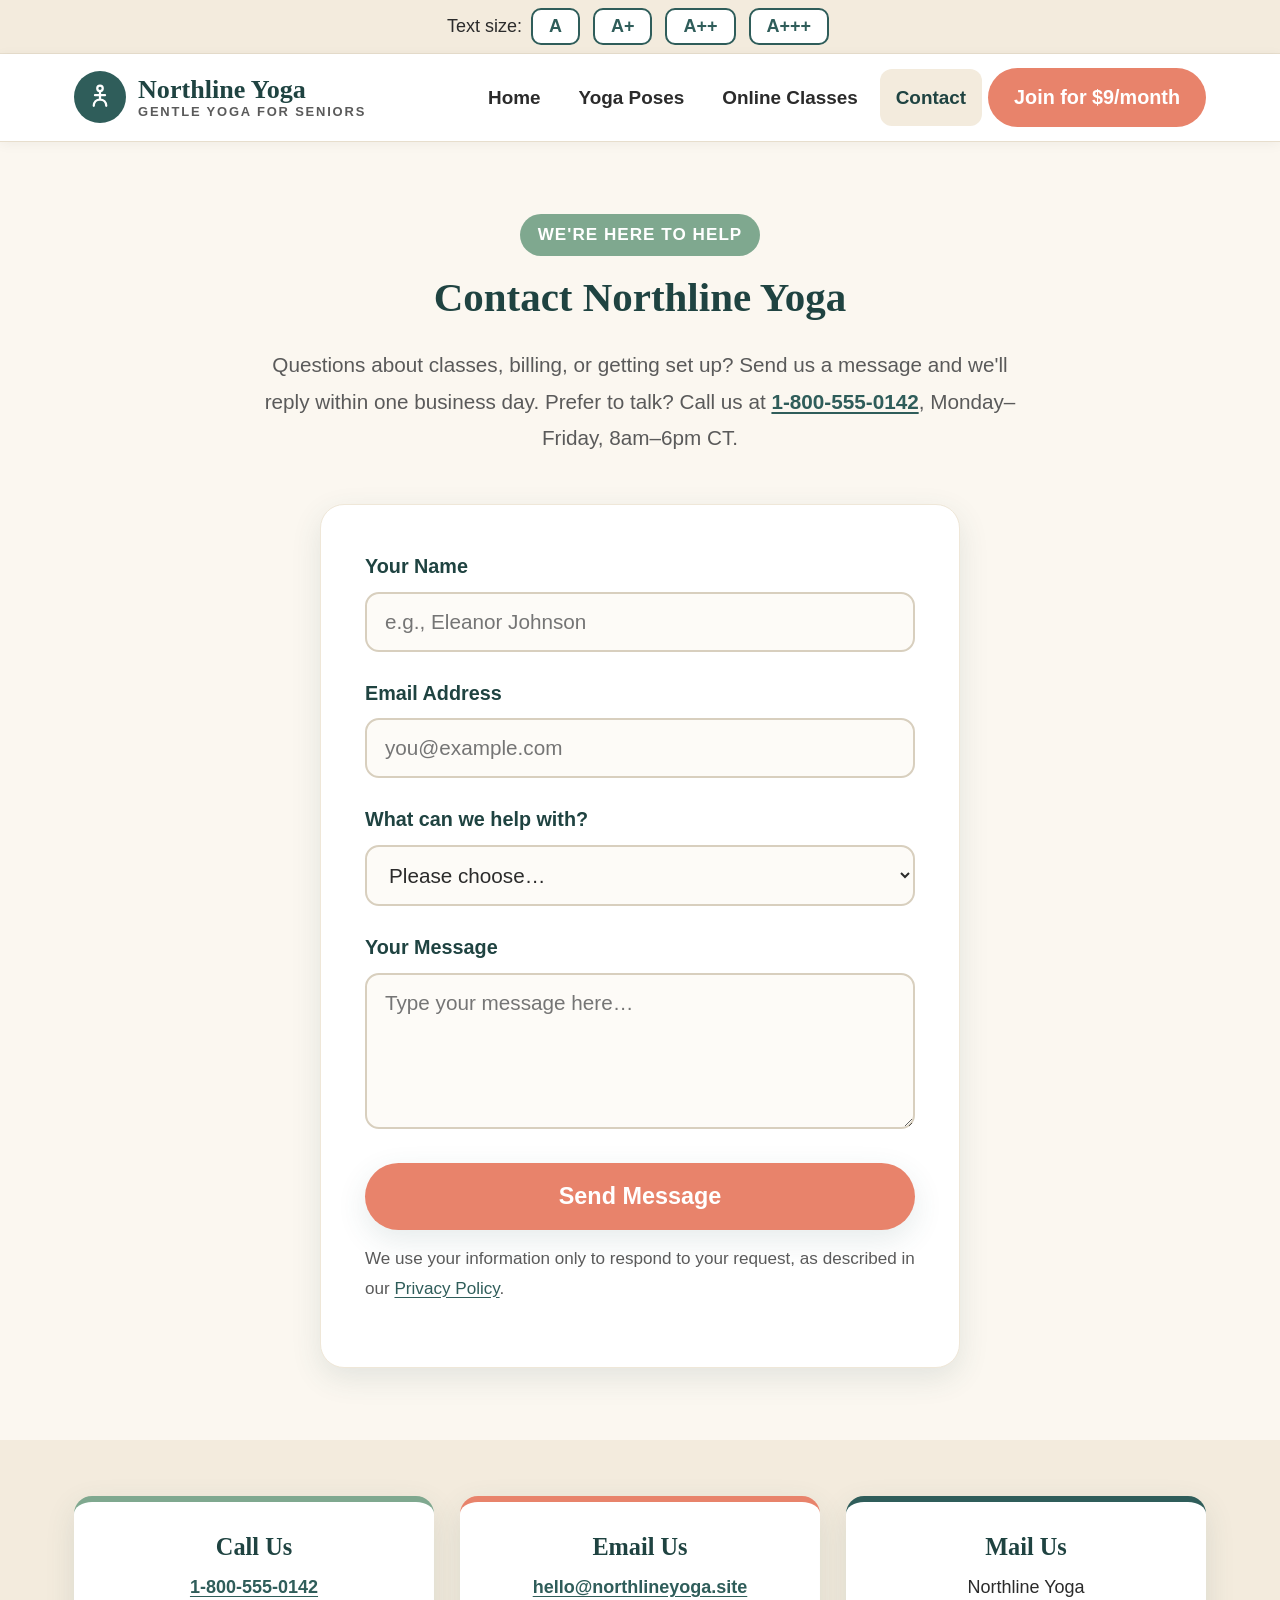
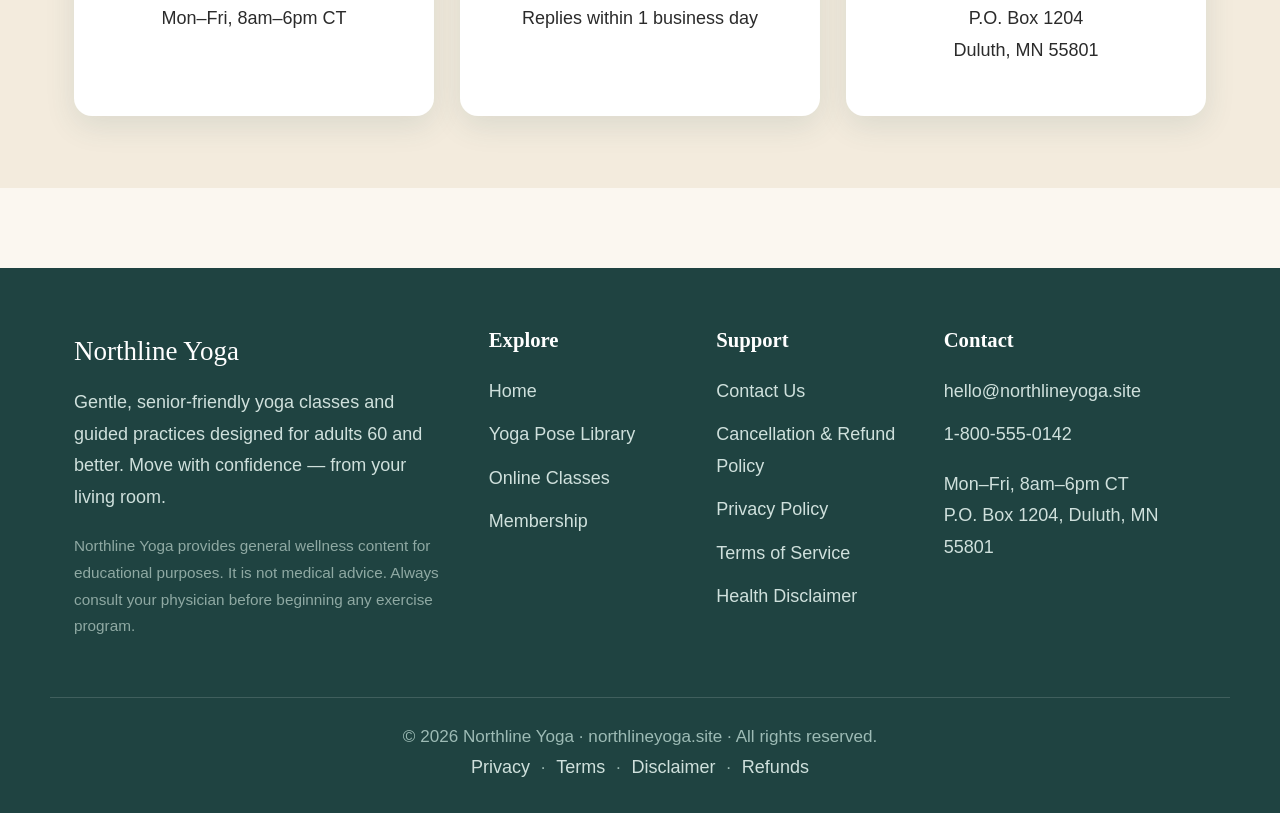
<file: contact.html>
<!DOCTYPE html>
<html lang="en">
<head>
<meta charset="UTF-8">
<meta name="viewport" content="width=device-width, initial-scale=1.0">
<title>Contact Us | Northline Yoga</title>
<meta name="description" content="Contact Northline Yoga by phone, email, or message for help with classes, billing, or technical support.">
<link rel="stylesheet" href="assets/css/style.css">
<link rel="icon" href="data:image/svg+xml,%3Csvg xmlns='http://www.w3.org/2000/svg' viewBox='0 0 24 24'%3E%3Ccircle cx='12' cy='12' r='11' fill='%232F5D5A'/%3E%3C/svg%3E">
</head>
<body><a class="skip-link" href="#main">Skip to main content</a>
<div class="text-size-bar" role="group" aria-label="Text size options">
  Text size:
  <button type="button" data-textsize="small">A</button>
  <button type="button" data-textsize="medium">A+</button>
  <button type="button" data-textsize="large">A++</button>
  <button type="button" data-textsize="xlarge">A+++</button>
</div>
<header class="site-header">
  <div class="header-inner">
    <a class="logo" href="index.html" aria-label="Northline Yoga home">
      <span class="logo-mark" aria-hidden="true">
        <svg viewBox="0 0 24 24" fill="none" stroke="currentColor" stroke-width="1.8" stroke-linecap="round"><circle cx="12" cy="5" r="2.2"/><path d="M12 7.5V14M12 14c-3 0-5 2-5 5M12 14c3 0 5 2 5 5M8 10.5h8"/></svg>
      </span>
      <span class="logo-text">Northline Yoga<small>Gentle Yoga for Seniors</small></span>
    </a>
    <button class="menu-toggle" aria-expanded="false" aria-controls="main-nav">Menu</button>
    <nav class="main-nav" id="main-nav" aria-label="Main navigation">
      <a href="index.html">Home</a>
      <a href="poses.html">Yoga Poses</a>
      <a href="classes.html">Online Classes</a>
      <a href="contact.html" aria-current="page">Contact</a>
      <a href="checkout.html" class="nav-cta">Join for $9/month</a>
    </nav>
  </div>
</header><main id="main">
<section>
  <div class="container">
    <div class="section-head">
      <span class="eyebrow">We're here to help</span>
      <h2>Contact Northline Yoga</h2>
      <p>Questions about classes, billing, or getting set up? Send us a message and we'll reply within one business day. Prefer to talk? Call us at <a href="tel:+18005550142"><strong>1-800-555-0142</strong></a>, Monday–Friday, 8am–6pm CT.</p>
    </div>
    <div class="form-card">
      <form id="contact-form" novalidate>
        <div class="field">
          <label for="c-name">Your Name</label>
          <input type="text" id="c-name" required autocomplete="name" placeholder="e.g., Eleanor Johnson">
        </div>
        <div class="field">
          <label for="c-email">Email Address</label>
          <input type="email" id="c-email" required autocomplete="email" placeholder="you@example.com">
        </div>
        <div class="field">
          <label for="c-topic">What can we help with?</label>
          <select id="c-topic" required>
            <option value="">Please choose…</option>
            <option>Questions about joining</option>
            <option>Class schedule or access</option>
            <option>Billing or cancellation</option>
            <option>Technical help</option>
            <option>Something else</option>
          </select>
        </div>
        <div class="field">
          <label for="c-message">Your Message</label>
          <textarea id="c-message" rows="5" required placeholder="Type your message here…"></textarea>
        </div>
        <button type="submit" class="btn btn-block btn-lg">Send Message</button>
        <p class="form-note" style="margin-top:14px;">We use your information only to respond to your request, as described in our <a href="privacy.html">Privacy Policy</a>.</p>
      </form>
      <div class="success-panel" id="contact-success" style="display:none;box-shadow:none;padding:20px;">
        <div class="check-circle">
          <svg viewBox="0 0 24 24" fill="none" stroke="#fff" stroke-width="3" stroke-linecap="round"><path d="M4 12l5 5L20 6"/></svg>
        </div>
        <h2>Message Sent</h2>
        <p>Thank you for reaching out. A member of our team will get back to you within one business day.</p>
      </div>
    </div>
  </div>
</section>
<section class="section-alt" style="padding-top:56px;">
  <div class="container">
    <div class="benefits">
      <div class="benefit">
        <h3>Call Us</h3>
        <p><a href="tel:+18005550142"><strong>1-800-555-0142</strong></a><br>Mon–Fri, 8am–6pm CT</p>
      </div>
      <div class="benefit">
        <h3>Email Us</h3>
        <p><a href="mailto:hello@northlineyoga.site"><strong>hello@northlineyoga.site</strong></a><br>Replies within 1 business day</p>
      </div>
      <div class="benefit">
        <h3>Mail Us</h3>
        <p>Northline Yoga<br>P.O. Box 1204<br>Duluth, MN 55801</p>
      </div>
    </div>
  </div>
</section>
</main><footer class="site-footer">
  <div class="footer-grid">
    <div>
      <div class="footer-logo">Northline Yoga</div>
      <p>Gentle, senior-friendly yoga classes and guided practices designed for adults 60 and better. Move with confidence — from your living room.</p>
      <p class="disclaimer-mini">Northline Yoga provides general wellness content for educational purposes. It is not medical advice. Always consult your physician before beginning any exercise program.</p>
    </div>
    <div>
      <h4>Explore</h4>
      <a href="index.html">Home</a>
      <a href="poses.html">Yoga Pose Library</a>
      <a href="classes.html">Online Classes</a>
      <a href="checkout.html">Membership</a>
    </div>
    <div>
      <h4>Support</h4>
      <a href="contact.html">Contact Us</a>
      <a href="refund.html">Cancellation &amp; Refund Policy</a>
      <a href="privacy.html">Privacy Policy</a>
      <a href="terms.html">Terms of Service</a>
      <a href="disclaimer.html">Health Disclaimer</a>
    </div>
    <div>
      <h4>Contact</h4>
      <a href="mailto:hello@northlineyoga.site">hello@northlineyoga.site</a>
      <a href="tel:+18005550142">1-800-555-0142</a>
      <p style="margin-top:12px;">Mon–Fri, 8am–6pm CT<br>P.O. Box 1204, Duluth, MN 55801</p>
    </div>
  </div>
  <div class="footer-bottom">
    &copy; <span data-year>2026</span> Northline Yoga · northlineyoga.site · All rights reserved.
    <br><a href="privacy.html">Privacy</a> · <a href="terms.html">Terms</a> · <a href="disclaimer.html">Disclaimer</a> · <a href="refund.html">Refunds</a>
  </div>
</footer>
<button class="back-top" aria-label="Back to top">&#8593;</button><script src="assets/js/main.js"></script>
</body>
</html>
</file>
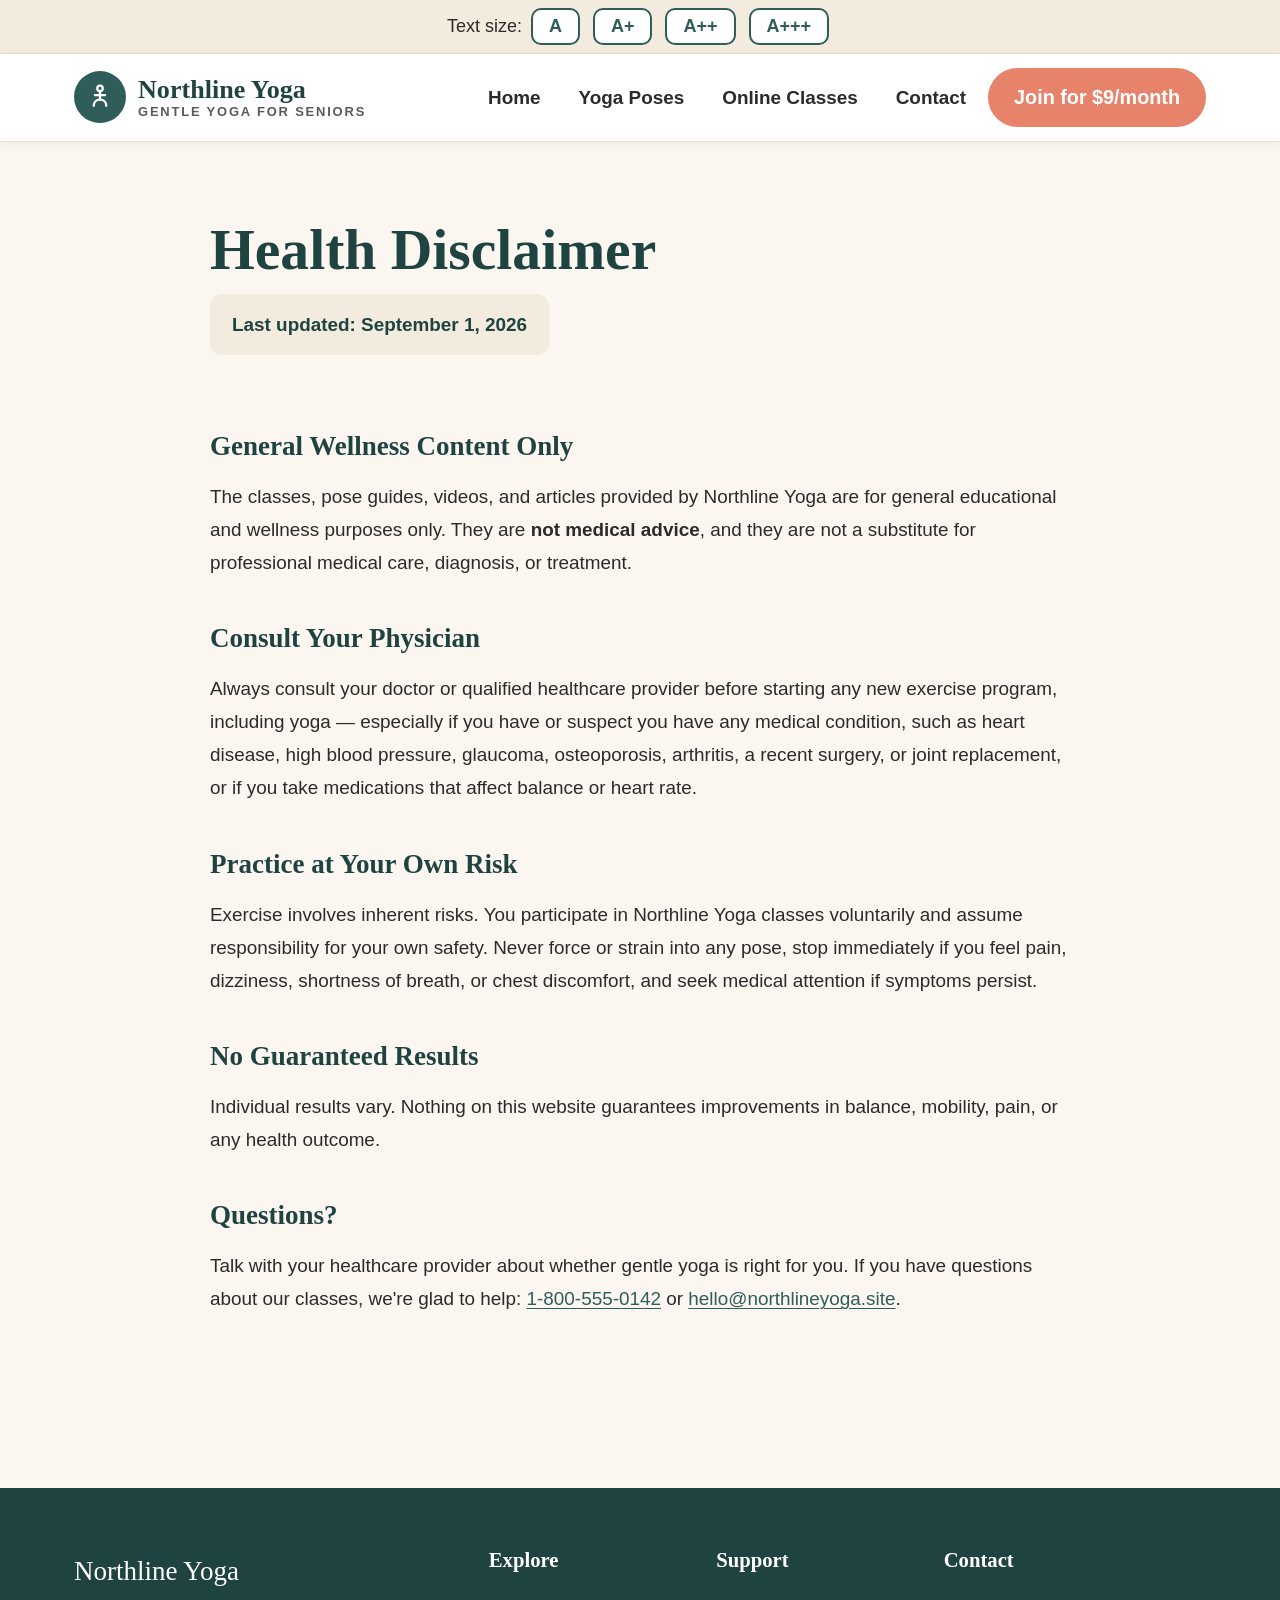
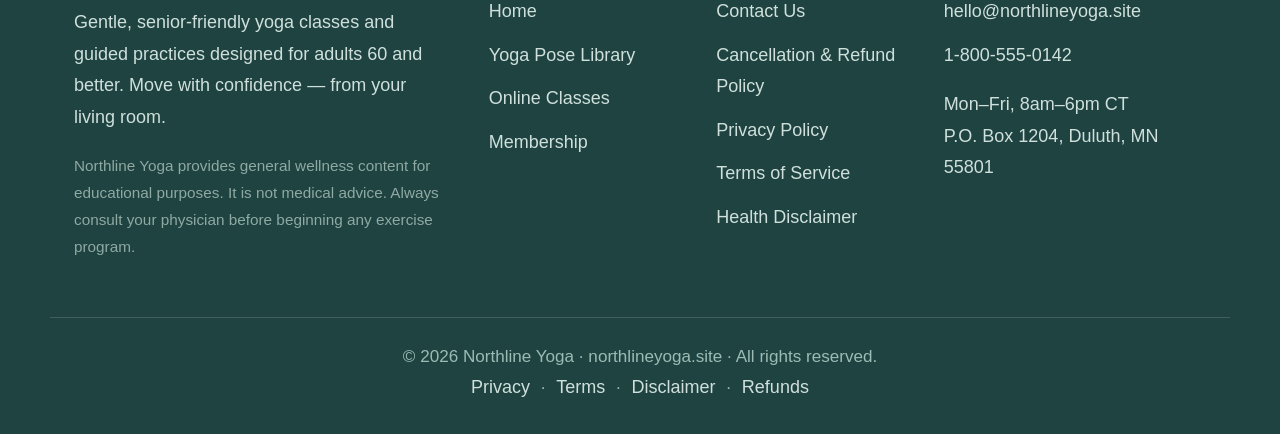
<file: disclaimer.html>
<!DOCTYPE html>
<html lang="en">
<head>
<meta charset="UTF-8">
<meta name="viewport" content="width=device-width, initial-scale=1.0">
<title>Health Disclaimer | Northline Yoga</title>
<meta name="description" content="Important health and safety information about practicing yoga with Northline Yoga classes and guides.">
<link rel="stylesheet" href="assets/css/style.css">
<link rel="icon" href="data:image/svg+xml,%3Csvg xmlns='http://www.w3.org/2000/svg' viewBox='0 0 24 24'%3E%3Ccircle cx='12' cy='12' r='11' fill='%232F5D5A'/%3E%3C/svg%3E">
</head>
<body><a class="skip-link" href="#main">Skip to main content</a>
<div class="text-size-bar" role="group" aria-label="Text size options">
  Text size:
  <button type="button" data-textsize="small">A</button>
  <button type="button" data-textsize="medium">A+</button>
  <button type="button" data-textsize="large">A++</button>
  <button type="button" data-textsize="xlarge">A+++</button>
</div>
<header class="site-header">
  <div class="header-inner">
    <a class="logo" href="index.html" aria-label="Northline Yoga home">
      <span class="logo-mark" aria-hidden="true">
        <svg viewBox="0 0 24 24" fill="none" stroke="currentColor" stroke-width="1.8" stroke-linecap="round"><circle cx="12" cy="5" r="2.2"/><path d="M12 7.5V14M12 14c-3 0-5 2-5 5M12 14c3 0 5 2 5 5M8 10.5h8"/></svg>
      </span>
      <span class="logo-text">Northline Yoga<small>Gentle Yoga for Seniors</small></span>
    </a>
    <button class="menu-toggle" aria-expanded="false" aria-controls="main-nav">Menu</button>
    <nav class="main-nav" id="main-nav" aria-label="Main navigation">
      <a href="index.html">Home</a>
      <a href="poses.html">Yoga Poses</a>
      <a href="classes.html">Online Classes</a>
      <a href="contact.html">Contact</a>
      <a href="checkout.html" class="nav-cta">Join for $9/month</a>
    </nav>
  </div>
</header><main id="main">
<section>
  <div class="container">
    <div class="legal-body">

      <h1 style="margin-bottom:8px;">Health Disclaimer</h1>
      <div class="updated">Last updated: September 1, 2026</div>
      <h2>General Wellness Content Only</h2>
      <p>The classes, pose guides, videos, and articles provided by Northline Yoga are for general educational and wellness purposes only. They are <strong>not medical advice</strong>, and they are not a substitute for professional medical care, diagnosis, or treatment.</p>
      <h2>Consult Your Physician</h2>
      <p>Always consult your doctor or qualified healthcare provider before starting any new exercise program, including yoga — especially if you have or suspect you have any medical condition, such as heart disease, high blood pressure, glaucoma, osteoporosis, arthritis, a recent surgery, or joint replacement, or if you take medications that affect balance or heart rate.</p>
      <h2>Practice at Your Own Risk</h2>
      <p>Exercise involves inherent risks. You participate in Northline Yoga classes voluntarily and assume responsibility for your own safety. Never force or strain into any pose, stop immediately if you feel pain, dizziness, shortness of breath, or chest discomfort, and seek medical attention if symptoms persist.</p>
      <h2>No Guaranteed Results</h2>
      <p>Individual results vary. Nothing on this website guarantees improvements in balance, mobility, pain, or any health outcome.</p>
      <h2>Questions?</h2>
      <p>Talk with your healthcare provider about whether gentle yoga is right for you. If you have questions about our classes, we're glad to help: <a href="tel:+18005550142">1-800-555-0142</a> or <a href="mailto:hello@northlineyoga.site">hello@northlineyoga.site</a>.</p>
    </div>
  </div>
</section></main><footer class="site-footer">
  <div class="footer-grid">
    <div>
      <div class="footer-logo">Northline Yoga</div>
      <p>Gentle, senior-friendly yoga classes and guided practices designed for adults 60 and better. Move with confidence — from your living room.</p>
      <p class="disclaimer-mini">Northline Yoga provides general wellness content for educational purposes. It is not medical advice. Always consult your physician before beginning any exercise program.</p>
    </div>
    <div>
      <h4>Explore</h4>
      <a href="index.html">Home</a>
      <a href="poses.html">Yoga Pose Library</a>
      <a href="classes.html">Online Classes</a>
      <a href="checkout.html">Membership</a>
    </div>
    <div>
      <h4>Support</h4>
      <a href="contact.html">Contact Us</a>
      <a href="refund.html">Cancellation &amp; Refund Policy</a>
      <a href="privacy.html">Privacy Policy</a>
      <a href="terms.html">Terms of Service</a>
      <a href="disclaimer.html">Health Disclaimer</a>
    </div>
    <div>
      <h4>Contact</h4>
      <a href="mailto:hello@northlineyoga.site">hello@northlineyoga.site</a>
      <a href="tel:+18005550142">1-800-555-0142</a>
      <p style="margin-top:12px;">Mon–Fri, 8am–6pm CT<br>P.O. Box 1204, Duluth, MN 55801</p>
    </div>
  </div>
  <div class="footer-bottom">
    &copy; <span data-year>2026</span> Northline Yoga · northlineyoga.site · All rights reserved.
    <br><a href="privacy.html">Privacy</a> · <a href="terms.html">Terms</a> · <a href="disclaimer.html">Disclaimer</a> · <a href="refund.html">Refunds</a>
  </div>
</footer>
<button class="back-top" aria-label="Back to top">&#8593;</button><script src="assets/js/main.js"></script>
</body>
</html>
</file>
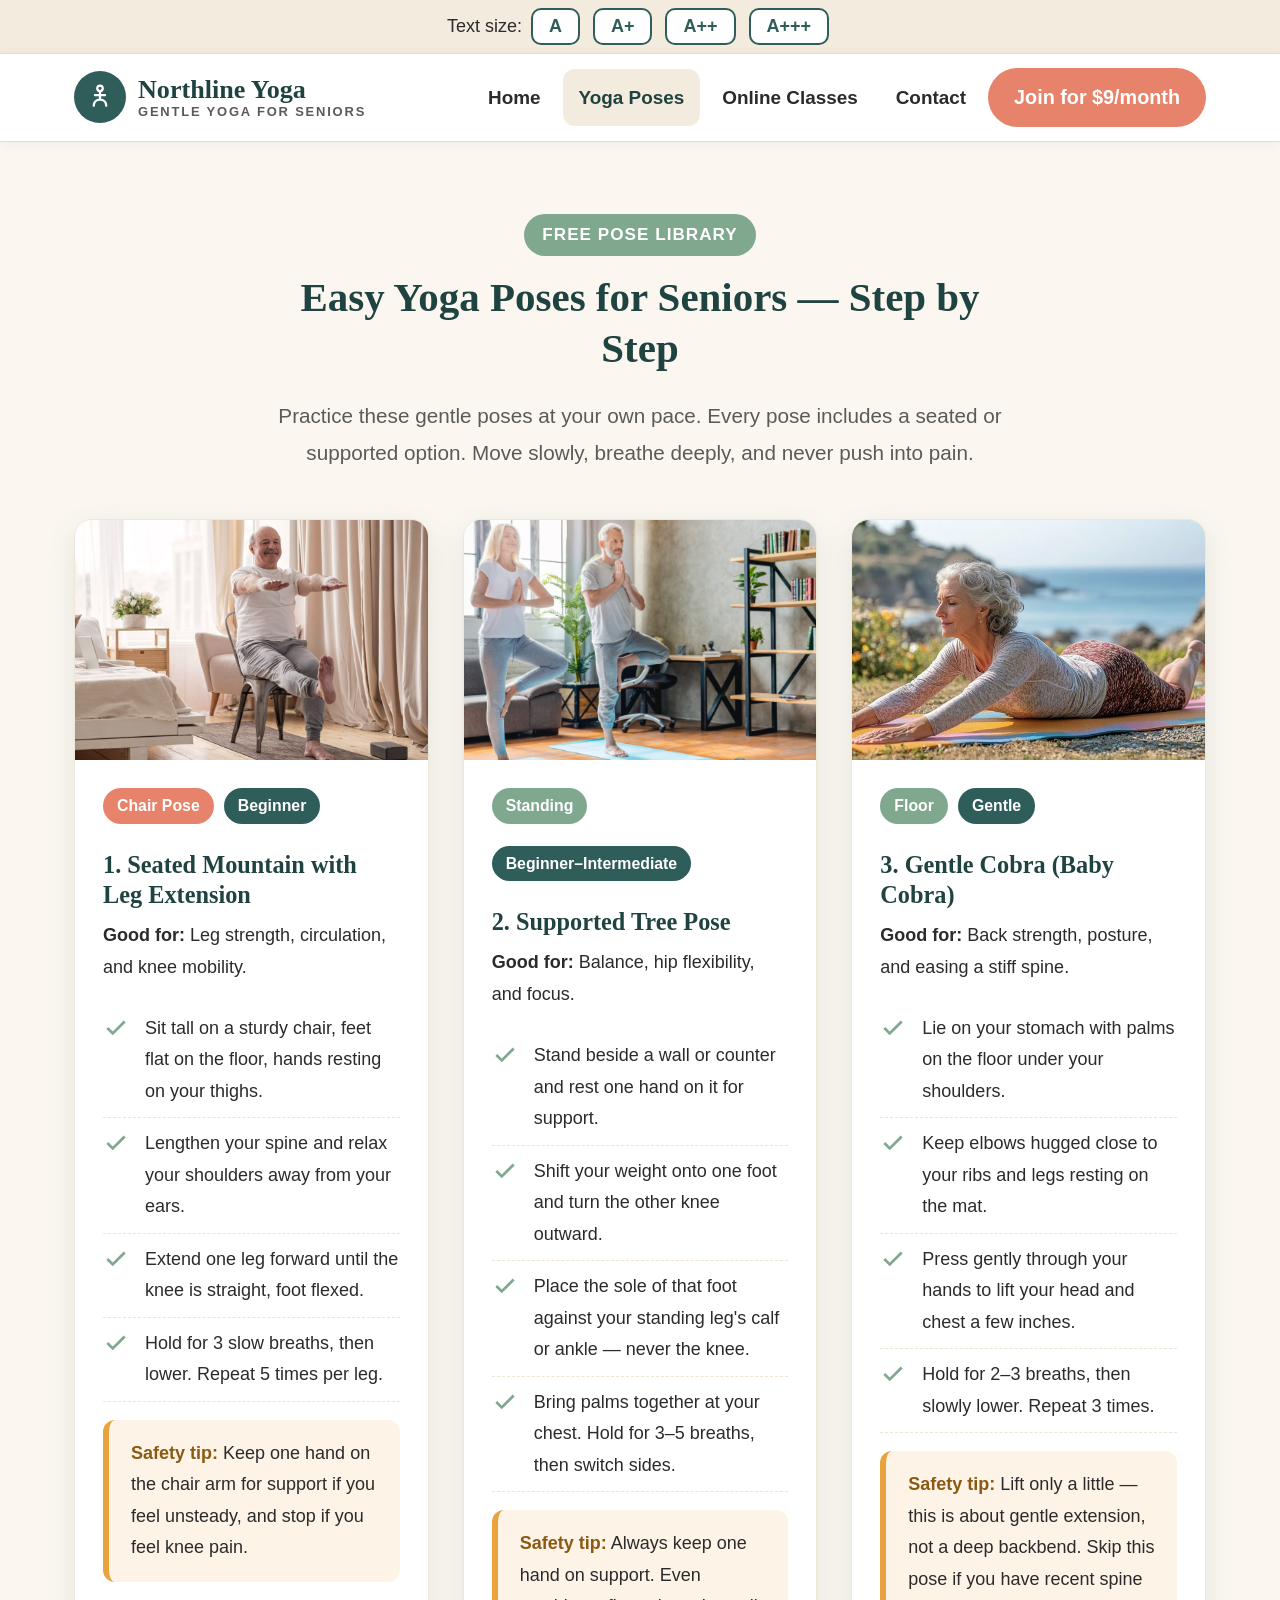
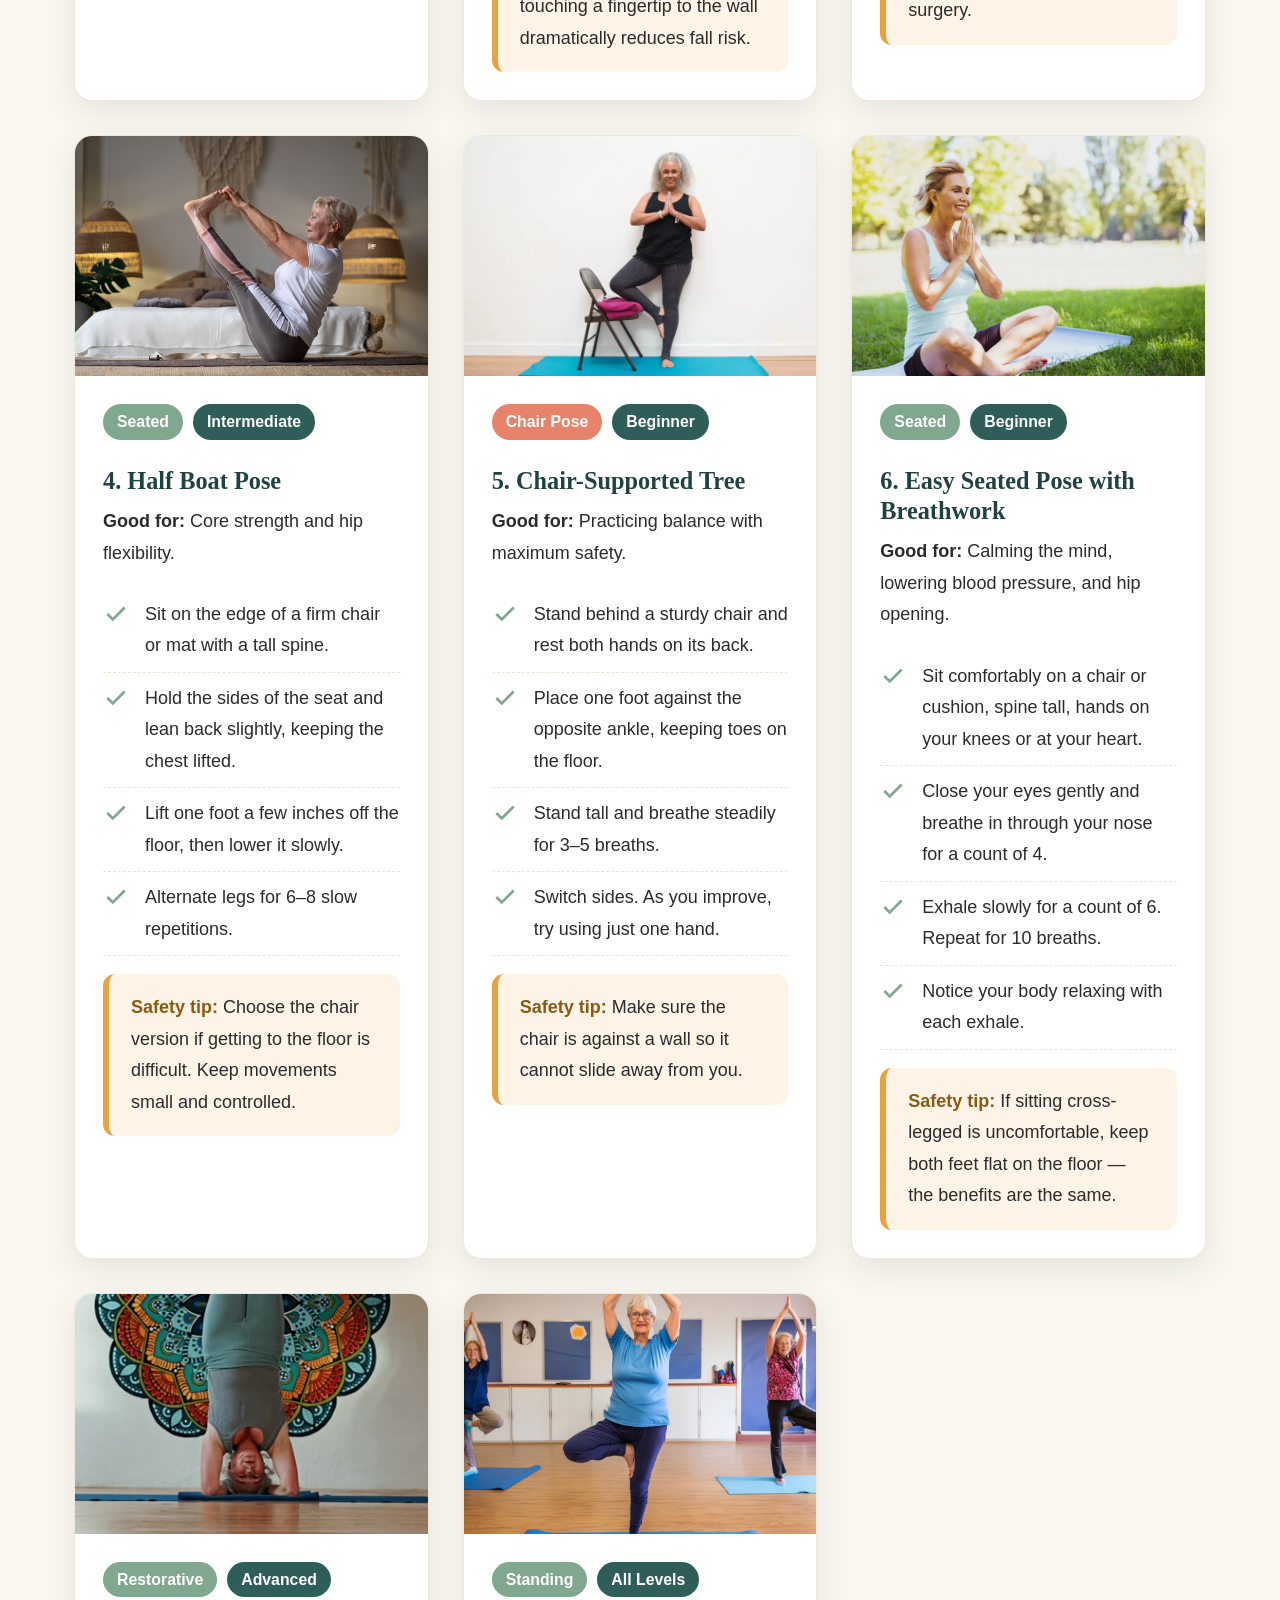
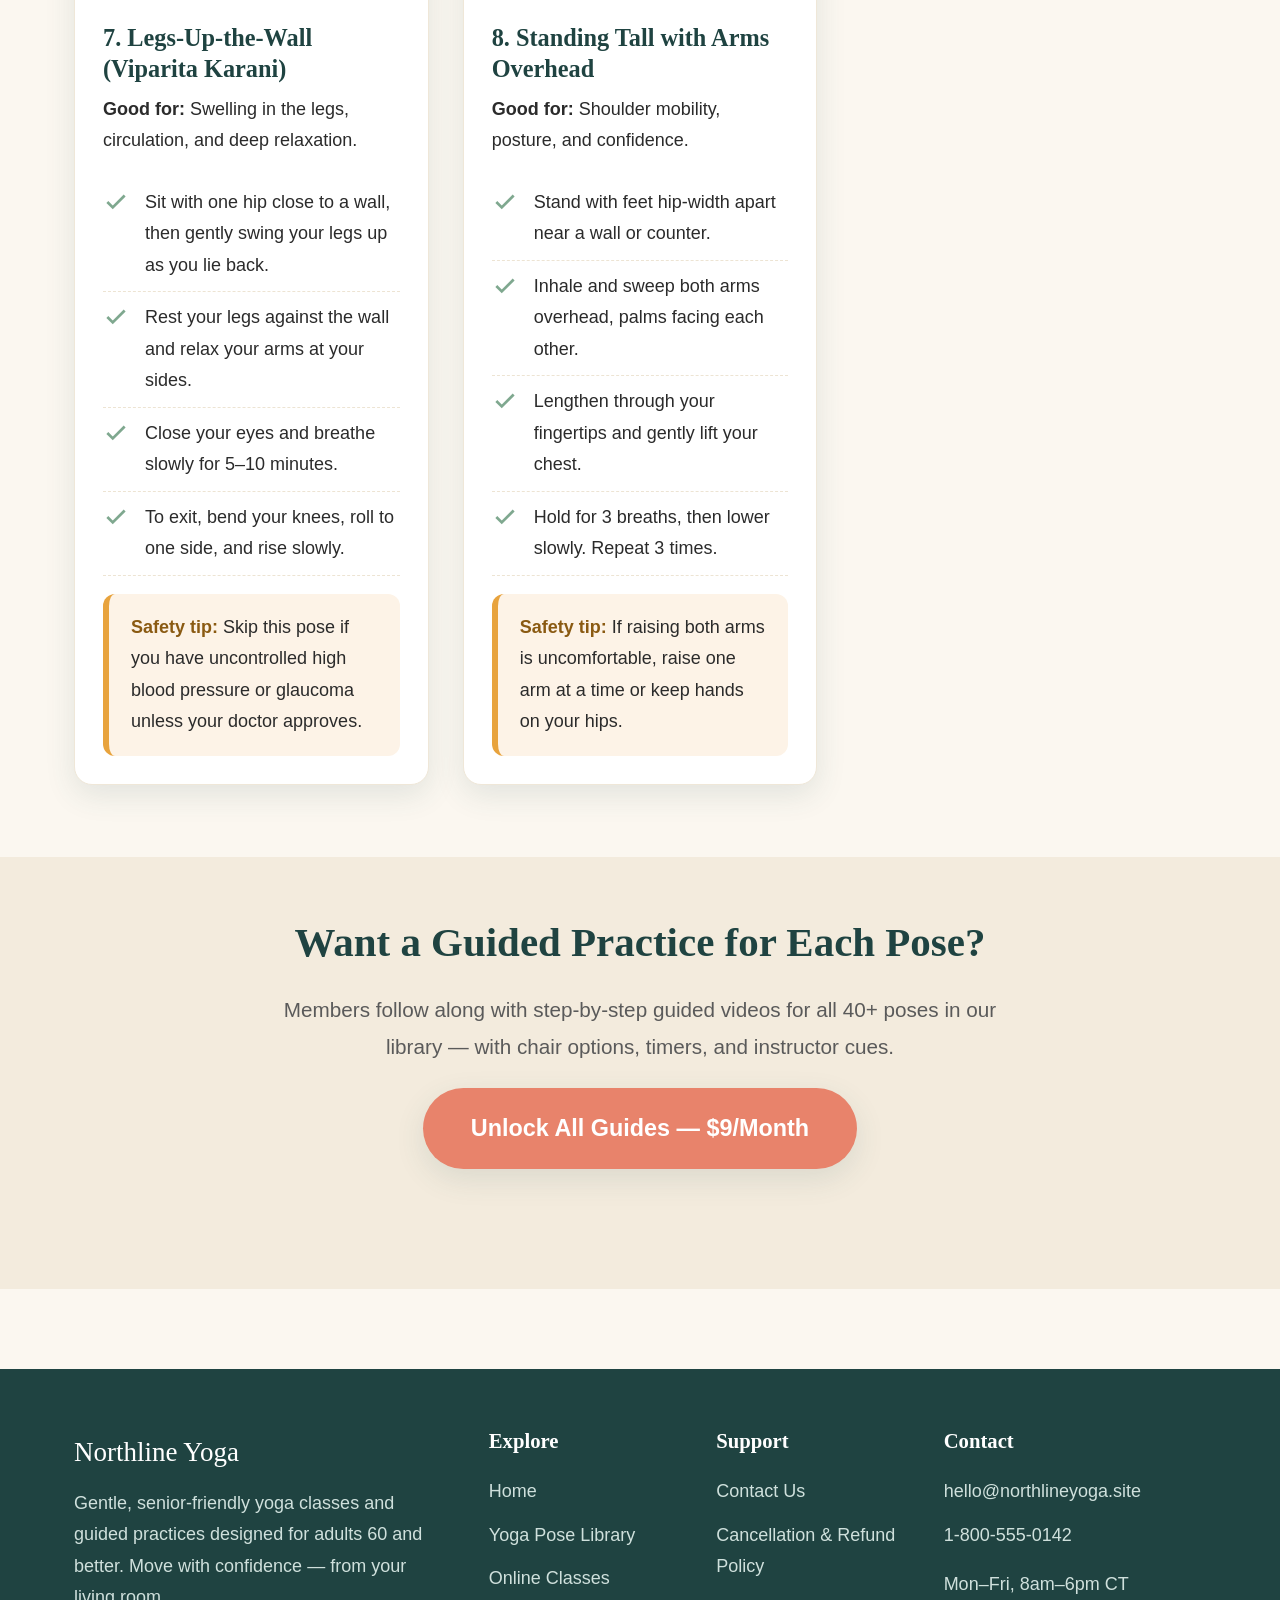
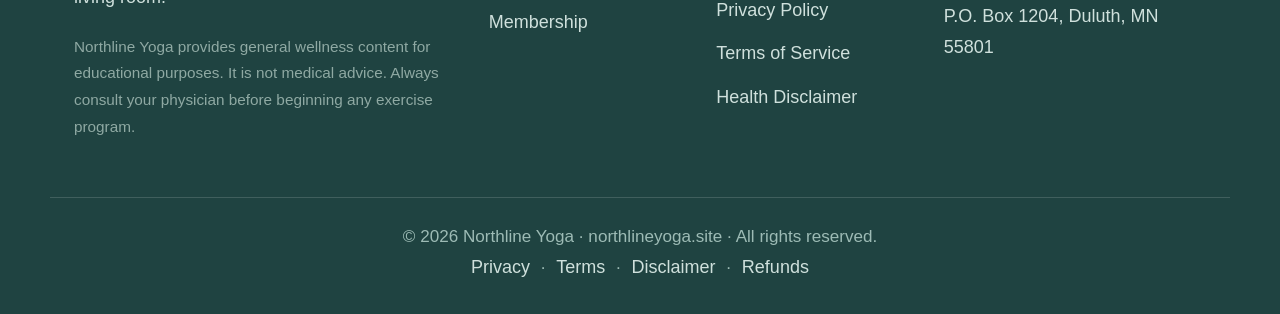
<file: poses.html>
<!DOCTYPE html>
<html lang="en">
<head>
<meta charset="UTF-8">
<meta name="viewport" content="width=device-width, initial-scale=1.0">
<title>Yoga Pose Library for Seniors — Step-by-Step Guides | Northline Yoga</title>
<meta name="description" content="Free, detailed step-by-step yoga poses for seniors with safety tips and images: chair yoga, tree pose, gentle cobra, balance exercises and more.">
<link rel="stylesheet" href="assets/css/style.css">
<link rel="icon" href="data:image/svg+xml,%3Csvg xmlns='http://www.w3.org/2000/svg' viewBox='0 0 24 24'%3E%3Ccircle cx='12' cy='12' r='11' fill='%232F5D5A'/%3E%3C/svg%3E">
</head>
<body><a class="skip-link" href="#main">Skip to main content</a>
<div class="text-size-bar" role="group" aria-label="Text size options">
  Text size:
  <button type="button" data-textsize="small">A</button>
  <button type="button" data-textsize="medium">A+</button>
  <button type="button" data-textsize="large">A++</button>
  <button type="button" data-textsize="xlarge">A+++</button>
</div>
<header class="site-header">
  <div class="header-inner">
    <a class="logo" href="index.html" aria-label="Northline Yoga home">
      <span class="logo-mark" aria-hidden="true">
        <svg viewBox="0 0 24 24" fill="none" stroke="currentColor" stroke-width="1.8" stroke-linecap="round"><circle cx="12" cy="5" r="2.2"/><path d="M12 7.5V14M12 14c-3 0-5 2-5 5M12 14c3 0 5 2 5 5M8 10.5h8"/></svg>
      </span>
      <span class="logo-text">Northline Yoga<small>Gentle Yoga for Seniors</small></span>
    </a>
    <button class="menu-toggle" aria-expanded="false" aria-controls="main-nav">Menu</button>
    <nav class="main-nav" id="main-nav" aria-label="Main navigation">
      <a href="index.html">Home</a>
      <a href="poses.html" aria-current="page">Yoga Poses</a>
      <a href="classes.html">Online Classes</a>
      <a href="contact.html">Contact</a>
      <a href="checkout.html" class="nav-cta">Join for $9/month</a>
    </nav>
  </div>
</header><main id="main">
<section>
  <div class="container">
    <div class="section-head">
      <span class="eyebrow">Free pose library</span>
      <h2>Easy Yoga Poses for Seniors — Step by Step</h2>
      <p>Practice these gentle poses at your own pace. Every pose includes a seated or supported option. Move slowly, breathe deeply, and never push into pain.</p>
    </div>

    <div class="pose-grid">

      <article class="pose-card">
        <img src="assets/img/pose-chair-man.png" alt="Senior man performing a seated leg extension during chair yoga at home" loading="lazy">
        <div class="pose-card-body">
          <div class="pose-meta"><span class="tag tag-coral">Chair Pose</span><span class="tag tag-teal">Beginner</span></div>
          <h3>1. Seated Mountain with Leg Extension</h3>
          <p><strong>Good for:</strong> Leg strength, circulation, and knee mobility.</p>
          <ol class="pose-steps">
            <li>Sit tall on a sturdy chair, feet flat on the floor, hands resting on your thighs.</li>
            <li>Lengthen your spine and relax your shoulders away from your ears.</li>
            <li>Extend one leg forward until the knee is straight, foot flexed.</li>
            <li>Hold for 3 slow breaths, then lower. Repeat 5 times per leg.</li>
          </ol>
          <div class="safety-note"><strong>Safety tip:</strong> Keep one hand on the chair arm for support if you feel unsteady, and stop if you feel knee pain.</div>
        </div>
      </article>

      <article class="pose-card">
        <img src="assets/img/pose-tree-home.png" alt="Senior couple practicing tree pose with hands together in their living room" loading="lazy">
        <div class="pose-card-body">
          <div class="pose-meta"><span class="tag">Standing</span><span class="tag tag-teal">Beginner–Intermediate</span></div>
          <h3>2. Supported Tree Pose</h3>
          <p><strong>Good for:</strong> Balance, hip flexibility, and focus.</p>
          <ol class="pose-steps">
            <li>Stand beside a wall or counter and rest one hand on it for support.</li>
            <li>Shift your weight onto one foot and turn the other knee outward.</li>
            <li>Place the sole of that foot against your standing leg's calf or ankle — never the knee.</li>
            <li>Bring palms together at your chest. Hold for 3–5 breaths, then switch sides.</li>
          </ol>
          <div class="safety-note"><strong>Safety tip:</strong> Always keep one hand on support. Even touching a fingertip to the wall dramatically reduces fall risk.</div>
        </div>
      </article>

      <article class="pose-card">
        <img src="assets/img/pose-cobra.png" alt="Senior woman practicing a gentle cobra stretch on a mat outdoors by the ocean" loading="lazy">
        <div class="pose-card-body">
          <div class="pose-meta"><span class="tag">Floor</span><span class="tag tag-teal">Gentle</span></div>
          <h3>3. Gentle Cobra (Baby Cobra)</h3>
          <p><strong>Good for:</strong> Back strength, posture, and easing a stiff spine.</p>
          <ol class="pose-steps">
            <li>Lie on your stomach with palms on the floor under your shoulders.</li>
            <li>Keep elbows hugged close to your ribs and legs resting on the mat.</li>
            <li>Press gently through your hands to lift your head and chest a few inches.</li>
            <li>Hold for 2–3 breaths, then slowly lower. Repeat 3 times.</li>
          </ol>
          <div class="safety-note"><strong>Safety tip:</strong> Lift only a little — this is about gentle extension, not a deep backbend. Skip this pose if you have recent spine surgery.</div>
        </div>
      </article>

      <article class="pose-card">
        <img src="assets/img/pose-boat.png" alt="Senior woman holding a gentle seated boat pose with legs raised on a mat in her bedroom" loading="lazy">
        <div class="pose-card-body">
          <div class="pose-meta"><span class="tag">Seated</span><span class="tag tag-teal">Intermediate</span></div>
          <h3>4. Half Boat Pose</h3>
          <p><strong>Good for:</strong> Core strength and hip flexibility.</p>
          <ol class="pose-steps">
            <li>Sit on the edge of a firm chair or mat with a tall spine.</li>
            <li>Hold the sides of the seat and lean back slightly, keeping the chest lifted.</li>
            <li>Lift one foot a few inches off the floor, then lower it slowly.</li>
            <li>Alternate legs for 6–8 slow repetitions.</li>
          </ol>
          <div class="safety-note"><strong>Safety tip:</strong> Choose the chair version if getting to the floor is difficult. Keep movements small and controlled.</div>
        </div>
      </article>

      <article class="pose-card">
        <img src="assets/img/pose-tree-chair.png" alt="Senior woman using a folding chair for support while balancing in a modified tree pose" loading="lazy">
        <div class="pose-card-body">
          <div class="pose-meta"><span class="tag tag-coral">Chair Pose</span><span class="tag tag-teal">Beginner</span></div>
          <h3>5. Chair-Supported Tree</h3>
          <p><strong>Good for:</strong> Practicing balance with maximum safety.</p>
          <ol class="pose-steps">
            <li>Stand behind a sturdy chair and rest both hands on its back.</li>
            <li>Place one foot against the opposite ankle, keeping toes on the floor.</li>
            <li>Stand tall and breathe steadily for 3–5 breaths.</li>
            <li>Switch sides. As you improve, try using just one hand.</li>
          </ol>
          <div class="safety-note"><strong>Safety tip:</strong> Make sure the chair is against a wall so it cannot slide away from you.</div>
        </div>
      </article>

      <article class="pose-card">
        <img src="assets/img/pose-park.png" alt="Senior woman seated in an easy pose with hands at heart center on a mat in a sunny park" loading="lazy">
        <div class="pose-card-body">
          <div class="pose-meta"><span class="tag">Seated</span><span class="tag tag-teal">Beginner</span></div>
          <h3>6. Easy Seated Pose with Breathwork</h3>
          <p><strong>Good for:</strong> Calming the mind, lowering blood pressure, and hip opening.</p>
          <ol class="pose-steps">
            <li>Sit comfortably on a chair or cushion, spine tall, hands on your knees or at your heart.</li>
            <li>Close your eyes gently and breathe in through your nose for a count of 4.</li>
            <li>Exhale slowly for a count of 6. Repeat for 10 breaths.</li>
            <li>Notice your body relaxing with each exhale.</li>
          </ol>
          <div class="safety-note"><strong>Safety tip:</strong> If sitting cross-legged is uncomfortable, keep both feet flat on the floor — the benefits are the same.</div>
        </div>
      </article>

      <article class="pose-card">
        <img src="assets/img/pose-inversion.png" alt="Experienced senior woman practicing a supported gentle inversion against a decorated wall" loading="lazy">
        <div class="pose-card-body">
          <div class="pose-meta"><span class="tag">Restorative</span><span class="tag tag-teal">Advanced</span></div>
          <h3>7. Legs-Up-the-Wall (Viparita Karani)</h3>
          <p><strong>Good for:</strong> Swelling in the legs, circulation, and deep relaxation.</p>
          <ol class="pose-steps">
            <li>Sit with one hip close to a wall, then gently swing your legs up as you lie back.</li>
            <li>Rest your legs against the wall and relax your arms at your sides.</li>
            <li>Close your eyes and breathe slowly for 5–10 minutes.</li>
            <li>To exit, bend your knees, roll to one side, and rise slowly.</li>
          </ol>
          <div class="safety-note"><strong>Safety tip:</strong> Skip this pose if you have uncontrolled high blood pressure or glaucoma unless your doctor approves.</div>
        </div>
      </article>

      <article class="pose-card">
        <img src="assets/img/pose-tree-class.png" alt="Group of senior women balancing in tree pose on blue mats in a community studio" loading="lazy">
        <div class="pose-card-body">
          <div class="pose-meta"><span class="tag">Standing</span><span class="tag tag-teal">All Levels</span></div>
          <h3>8. Standing Tall with Arms Overhead</h3>
          <p><strong>Good for:</strong> Shoulder mobility, posture, and confidence.</p>
          <ol class="pose-steps">
            <li>Stand with feet hip-width apart near a wall or counter.</li>
            <li>Inhale and sweep both arms overhead, palms facing each other.</li>
            <li>Lengthen through your fingertips and gently lift your chest.</li>
            <li>Hold for 3 breaths, then lower slowly. Repeat 3 times.</li>
          </ol>
          <div class="safety-note"><strong>Safety tip:</strong> If raising both arms is uncomfortable, raise one arm at a time or keep hands on your hips.</div>
        </div>
      </article>

    </div>
  </div>
</section>

<section class="section-alt" style="padding-top:60px;">
  <div class="container">
    <div class="section-head">
      <h2>Want a Guided Practice for Each Pose?</h2>
      <p>Members follow along with step-by-step guided videos for all 40+ poses in our library — with chair options, timers, and instructor cues.</p>
      <a class="btn btn-lg" href="checkout.html">Unlock All Guides — $9/Month</a>
    </div>
  </div>
</section>
</main><footer class="site-footer">
  <div class="footer-grid">
    <div>
      <div class="footer-logo">Northline Yoga</div>
      <p>Gentle, senior-friendly yoga classes and guided practices designed for adults 60 and better. Move with confidence — from your living room.</p>
      <p class="disclaimer-mini">Northline Yoga provides general wellness content for educational purposes. It is not medical advice. Always consult your physician before beginning any exercise program.</p>
    </div>
    <div>
      <h4>Explore</h4>
      <a href="index.html">Home</a>
      <a href="poses.html">Yoga Pose Library</a>
      <a href="classes.html">Online Classes</a>
      <a href="checkout.html">Membership</a>
    </div>
    <div>
      <h4>Support</h4>
      <a href="contact.html">Contact Us</a>
      <a href="refund.html">Cancellation &amp; Refund Policy</a>
      <a href="privacy.html">Privacy Policy</a>
      <a href="terms.html">Terms of Service</a>
      <a href="disclaimer.html">Health Disclaimer</a>
    </div>
    <div>
      <h4>Contact</h4>
      <a href="mailto:hello@northlineyoga.site">hello@northlineyoga.site</a>
      <a href="tel:+18005550142">1-800-555-0142</a>
      <p style="margin-top:12px;">Mon–Fri, 8am–6pm CT<br>P.O. Box 1204, Duluth, MN 55801</p>
    </div>
  </div>
  <div class="footer-bottom">
    &copy; <span data-year>2026</span> Northline Yoga · northlineyoga.site · All rights reserved.
    <br><a href="privacy.html">Privacy</a> · <a href="terms.html">Terms</a> · <a href="disclaimer.html">Disclaimer</a> · <a href="refund.html">Refunds</a>
  </div>
</footer>
<button class="back-top" aria-label="Back to top">&#8593;</button><script src="assets/js/main.js"></script>
</body>
</html>
</file>
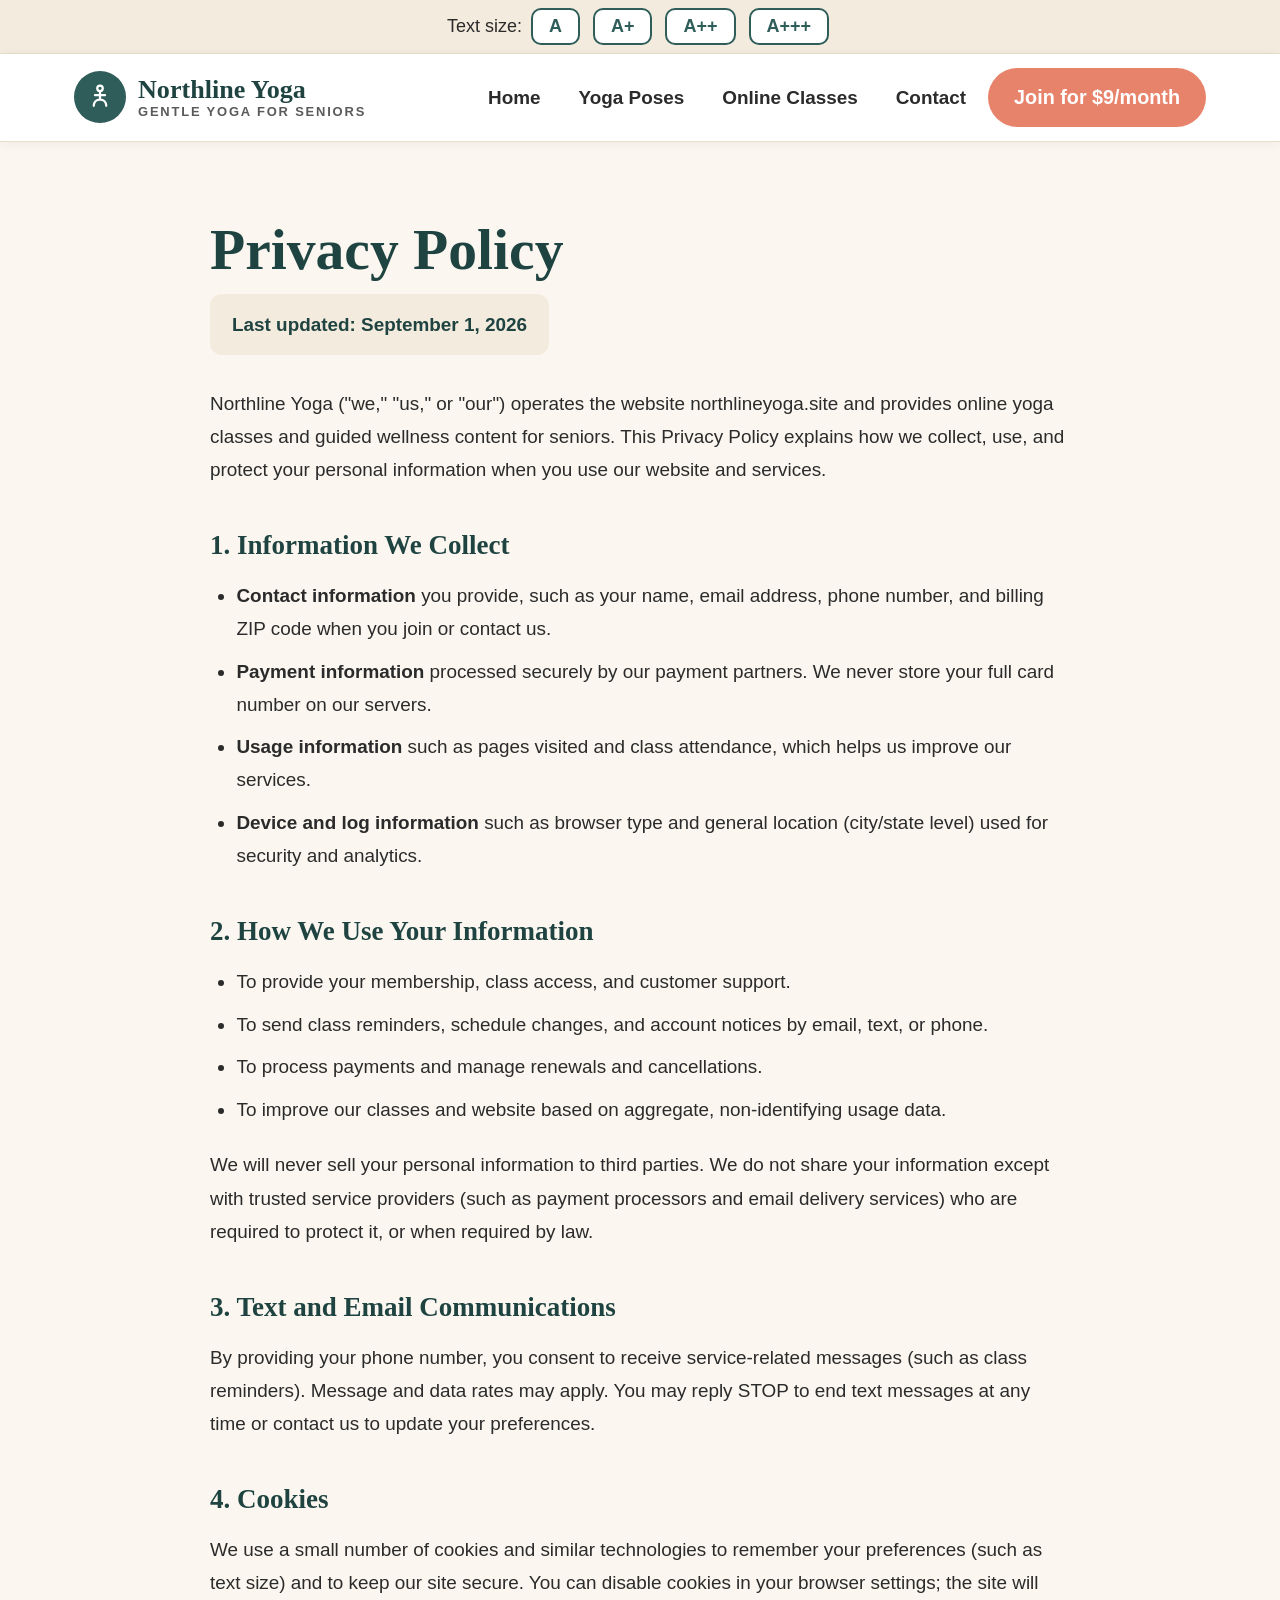
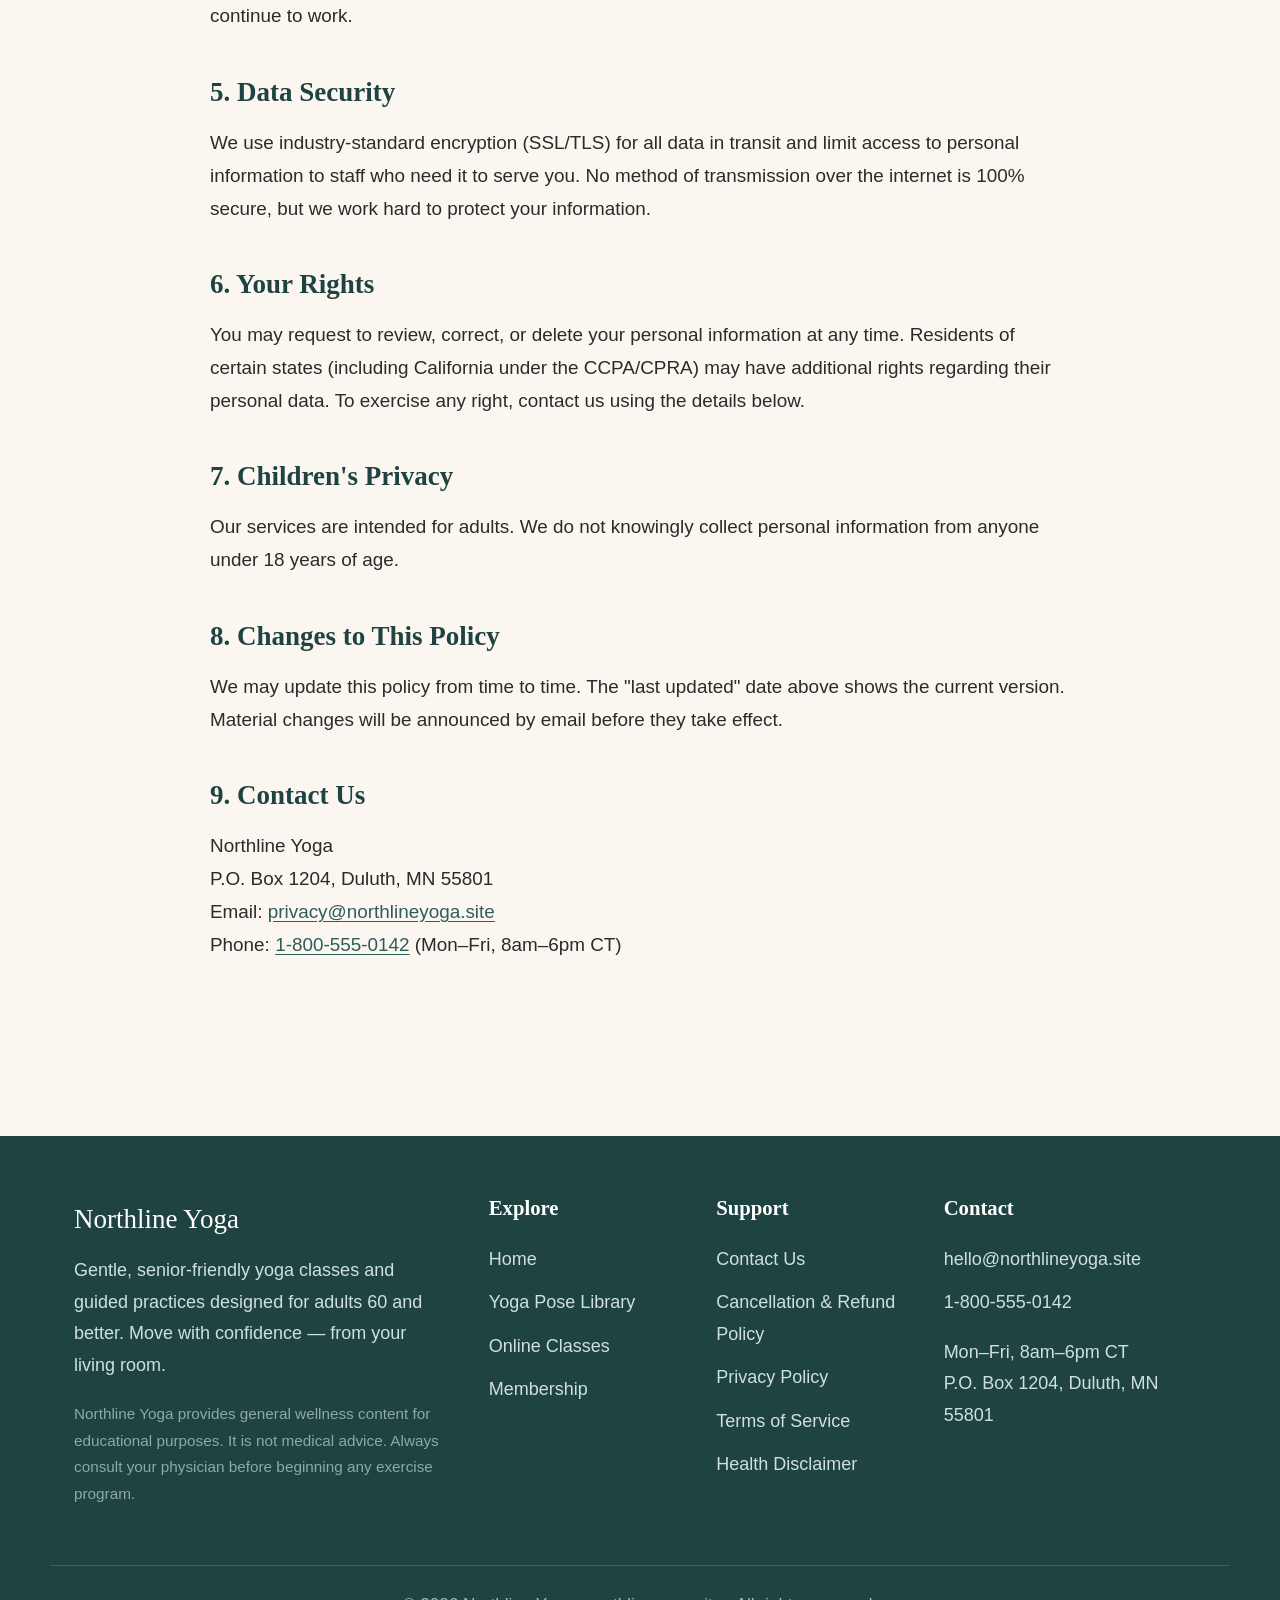
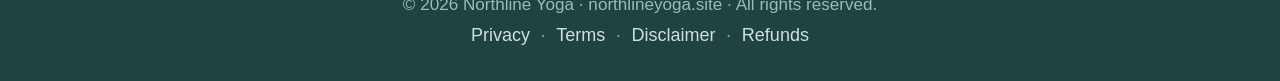
<file: privacy.html>
<!DOCTYPE html>
<html lang="en">
<head>
<meta charset="UTF-8">
<meta name="viewport" content="width=device-width, initial-scale=1.0">
<title>Privacy Policy | Northline Yoga</title>
<meta name="description" content="How Northline Yoga collects, uses, and protects your personal information on northlineyoga.site.">
<link rel="stylesheet" href="assets/css/style.css">
<link rel="icon" href="data:image/svg+xml,%3Csvg xmlns='http://www.w3.org/2000/svg' viewBox='0 0 24 24'%3E%3Ccircle cx='12' cy='12' r='11' fill='%232F5D5A'/%3E%3C/svg%3E">
</head>
<body><a class="skip-link" href="#main">Skip to main content</a>
<div class="text-size-bar" role="group" aria-label="Text size options">
  Text size:
  <button type="button" data-textsize="small">A</button>
  <button type="button" data-textsize="medium">A+</button>
  <button type="button" data-textsize="large">A++</button>
  <button type="button" data-textsize="xlarge">A+++</button>
</div>
<header class="site-header">
  <div class="header-inner">
    <a class="logo" href="index.html" aria-label="Northline Yoga home">
      <span class="logo-mark" aria-hidden="true">
        <svg viewBox="0 0 24 24" fill="none" stroke="currentColor" stroke-width="1.8" stroke-linecap="round"><circle cx="12" cy="5" r="2.2"/><path d="M12 7.5V14M12 14c-3 0-5 2-5 5M12 14c3 0 5 2 5 5M8 10.5h8"/></svg>
      </span>
      <span class="logo-text">Northline Yoga<small>Gentle Yoga for Seniors</small></span>
    </a>
    <button class="menu-toggle" aria-expanded="false" aria-controls="main-nav">Menu</button>
    <nav class="main-nav" id="main-nav" aria-label="Main navigation">
      <a href="index.html">Home</a>
      <a href="poses.html">Yoga Poses</a>
      <a href="classes.html">Online Classes</a>
      <a href="contact.html">Contact</a>
      <a href="checkout.html" class="nav-cta">Join for $9/month</a>
    </nav>
  </div>
</header><main id="main">
<section>
  <div class="container">
    <div class="legal-body">

      <h1 style="margin-bottom:8px;">Privacy Policy</h1>
      <div class="updated">Last updated: September 1, 2026</div>
      <p>Northline Yoga ("we," "us," or "our") operates the website northlineyoga.site and provides online yoga classes and guided wellness content for seniors. This Privacy Policy explains how we collect, use, and protect your personal information when you use our website and services.</p>
      <h2>1. Information We Collect</h2>
      <ul>
        <li><strong>Contact information</strong> you provide, such as your name, email address, phone number, and billing ZIP code when you join or contact us.</li>
        <li><strong>Payment information</strong> processed securely by our payment partners. We never store your full card number on our servers.</li>
        <li><strong>Usage information</strong> such as pages visited and class attendance, which helps us improve our services.</li>
        <li><strong>Device and log information</strong> such as browser type and general location (city/state level) used for security and analytics.</li>
      </ul>
      <h2>2. How We Use Your Information</h2>
      <ul>
        <li>To provide your membership, class access, and customer support.</li>
        <li>To send class reminders, schedule changes, and account notices by email, text, or phone.</li>
        <li>To process payments and manage renewals and cancellations.</li>
        <li>To improve our classes and website based on aggregate, non-identifying usage data.</li>
      </ul>
      <p>We will never sell your personal information to third parties. We do not share your information except with trusted service providers (such as payment processors and email delivery services) who are required to protect it, or when required by law.</p>
      <h2>3. Text and Email Communications</h2>
      <p>By providing your phone number, you consent to receive service-related messages (such as class reminders). Message and data rates may apply. You may reply STOP to end text messages at any time or contact us to update your preferences.</p>
      <h2>4. Cookies</h2>
      <p>We use a small number of cookies and similar technologies to remember your preferences (such as text size) and to keep our site secure. You can disable cookies in your browser settings; the site will continue to work.</p>
      <h2>5. Data Security</h2>
      <p>We use industry-standard encryption (SSL/TLS) for all data in transit and limit access to personal information to staff who need it to serve you. No method of transmission over the internet is 100% secure, but we work hard to protect your information.</p>
      <h2>6. Your Rights</h2>
      <p>You may request to review, correct, or delete your personal information at any time. Residents of certain states (including California under the CCPA/CPRA) may have additional rights regarding their personal data. To exercise any right, contact us using the details below.</p>
      <h2>7. Children's Privacy</h2>
      <p>Our services are intended for adults. We do not knowingly collect personal information from anyone under 18 years of age.</p>
      <h2>8. Changes to This Policy</h2>
      <p>We may update this policy from time to time. The "last updated" date above shows the current version. Material changes will be announced by email before they take effect.</p>
      <h2>9. Contact Us</h2>
      <address>
        Northline Yoga<br>
        P.O. Box 1204, Duluth, MN 55801<br>
        Email: <a href="mailto:privacy@northlineyoga.site">privacy@northlineyoga.site</a><br>
        Phone: <a href="tel:+18005550142">1-800-555-0142</a> (Mon–Fri, 8am–6pm CT)
      </address>
    </div>
  </div>
</section></main><footer class="site-footer">
  <div class="footer-grid">
    <div>
      <div class="footer-logo">Northline Yoga</div>
      <p>Gentle, senior-friendly yoga classes and guided practices designed for adults 60 and better. Move with confidence — from your living room.</p>
      <p class="disclaimer-mini">Northline Yoga provides general wellness content for educational purposes. It is not medical advice. Always consult your physician before beginning any exercise program.</p>
    </div>
    <div>
      <h4>Explore</h4>
      <a href="index.html">Home</a>
      <a href="poses.html">Yoga Pose Library</a>
      <a href="classes.html">Online Classes</a>
      <a href="checkout.html">Membership</a>
    </div>
    <div>
      <h4>Support</h4>
      <a href="contact.html">Contact Us</a>
      <a href="refund.html">Cancellation &amp; Refund Policy</a>
      <a href="privacy.html">Privacy Policy</a>
      <a href="terms.html">Terms of Service</a>
      <a href="disclaimer.html">Health Disclaimer</a>
    </div>
    <div>
      <h4>Contact</h4>
      <a href="mailto:hello@northlineyoga.site">hello@northlineyoga.site</a>
      <a href="tel:+18005550142">1-800-555-0142</a>
      <p style="margin-top:12px;">Mon–Fri, 8am–6pm CT<br>P.O. Box 1204, Duluth, MN 55801</p>
    </div>
  </div>
  <div class="footer-bottom">
    &copy; <span data-year>2026</span> Northline Yoga · northlineyoga.site · All rights reserved.
    <br><a href="privacy.html">Privacy</a> · <a href="terms.html">Terms</a> · <a href="disclaimer.html">Disclaimer</a> · <a href="refund.html">Refunds</a>
  </div>
</footer>
<button class="back-top" aria-label="Back to top">&#8593;</button><script src="assets/js/main.js"></script>
</body>
</html>
</file>
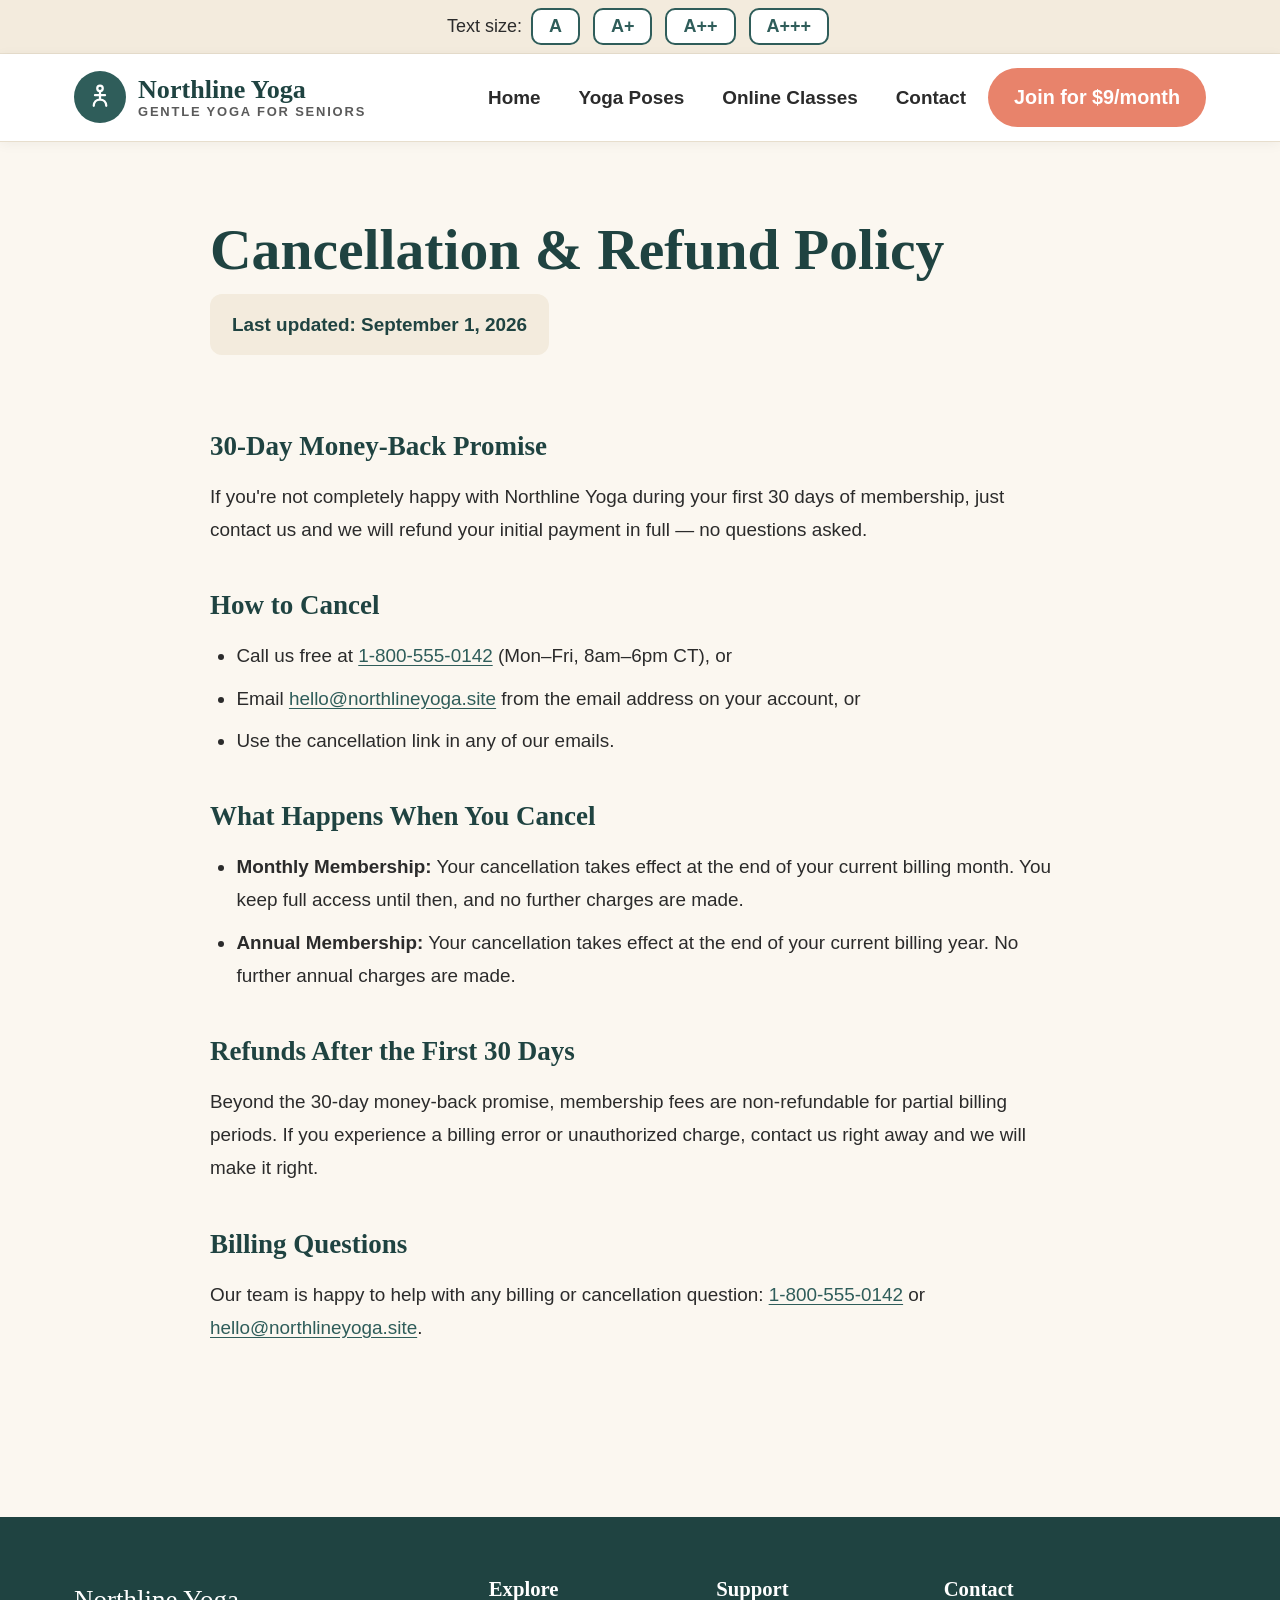
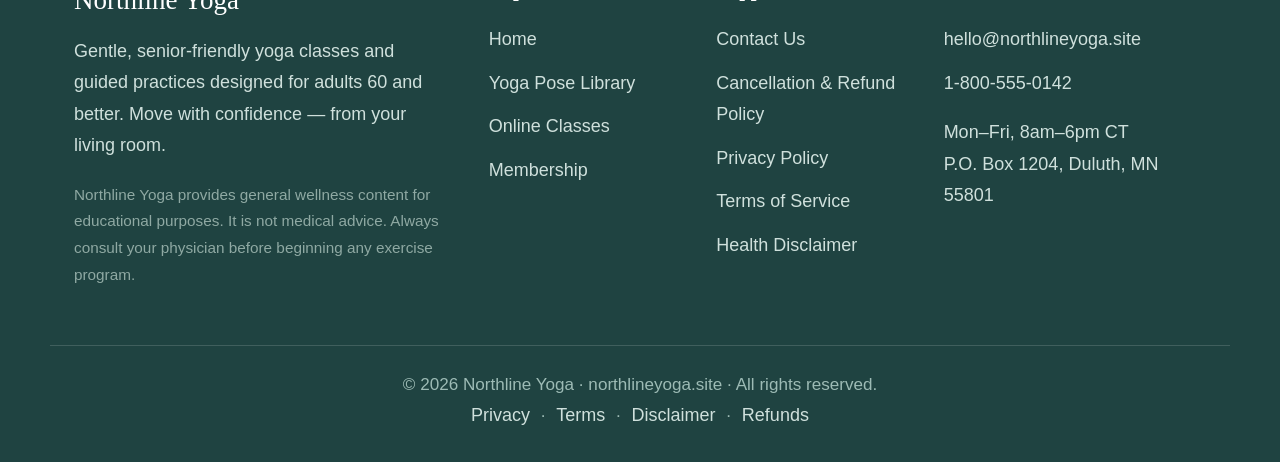
<file: refund.html>
<!DOCTYPE html>
<html lang="en">
<head>
<meta charset="UTF-8">
<meta name="viewport" content="width=device-width, initial-scale=1.0">
<title>Cancellation & Refund Policy | Northline Yoga</title>
<meta name="description" content="Northline Yoga's 30-day money-back promise, cancellation steps, and refund terms for monthly and annual memberships.">
<link rel="stylesheet" href="assets/css/style.css">
<link rel="icon" href="data:image/svg+xml,%3Csvg xmlns='http://www.w3.org/2000/svg' viewBox='0 0 24 24'%3E%3Ccircle cx='12' cy='12' r='11' fill='%232F5D5A'/%3E%3C/svg%3E">
</head>
<body><a class="skip-link" href="#main">Skip to main content</a>
<div class="text-size-bar" role="group" aria-label="Text size options">
  Text size:
  <button type="button" data-textsize="small">A</button>
  <button type="button" data-textsize="medium">A+</button>
  <button type="button" data-textsize="large">A++</button>
  <button type="button" data-textsize="xlarge">A+++</button>
</div>
<header class="site-header">
  <div class="header-inner">
    <a class="logo" href="index.html" aria-label="Northline Yoga home">
      <span class="logo-mark" aria-hidden="true">
        <svg viewBox="0 0 24 24" fill="none" stroke="currentColor" stroke-width="1.8" stroke-linecap="round"><circle cx="12" cy="5" r="2.2"/><path d="M12 7.5V14M12 14c-3 0-5 2-5 5M12 14c3 0 5 2 5 5M8 10.5h8"/></svg>
      </span>
      <span class="logo-text">Northline Yoga<small>Gentle Yoga for Seniors</small></span>
    </a>
    <button class="menu-toggle" aria-expanded="false" aria-controls="main-nav">Menu</button>
    <nav class="main-nav" id="main-nav" aria-label="Main navigation">
      <a href="index.html">Home</a>
      <a href="poses.html">Yoga Poses</a>
      <a href="classes.html">Online Classes</a>
      <a href="contact.html">Contact</a>
      <a href="checkout.html" class="nav-cta">Join for $9/month</a>
    </nav>
  </div>
</header><main id="main">
<section>
  <div class="container">
    <div class="legal-body">

      <h1 style="margin-bottom:8px;">Cancellation &amp; Refund Policy</h1>
      <div class="updated">Last updated: September 1, 2026</div>
      <h2>30-Day Money-Back Promise</h2>
      <p>If you're not completely happy with Northline Yoga during your first 30 days of membership, just contact us and we will refund your initial payment in full — no questions asked.</p>
      <h2>How to Cancel</h2>
      <ul>
        <li>Call us free at <a href="tel:+18005550142">1-800-555-0142</a> (Mon–Fri, 8am–6pm CT), or</li>
        <li>Email <a href="mailto:hello@northlineyoga.site">hello@northlineyoga.site</a> from the email address on your account, or</li>
        <li>Use the cancellation link in any of our emails.</li>
      </ul>
      <h2>What Happens When You Cancel</h2>
      <ul>
        <li><strong>Monthly Membership:</strong> Your cancellation takes effect at the end of your current billing month. You keep full access until then, and no further charges are made.</li>
        <li><strong>Annual Membership:</strong> Your cancellation takes effect at the end of your current billing year. No further annual charges are made.</li>
      </ul>
      <h2>Refunds After the First 30 Days</h2>
      <p>Beyond the 30-day money-back promise, membership fees are non-refundable for partial billing periods. If you experience a billing error or unauthorized charge, contact us right away and we will make it right.</p>
      <h2>Billing Questions</h2>
      <p>Our team is happy to help with any billing or cancellation question: <a href="tel:+18005550142">1-800-555-0142</a> or <a href="mailto:hello@northlineyoga.site">hello@northlineyoga.site</a>.</p>
    </div>
  </div>
</section></main><footer class="site-footer">
  <div class="footer-grid">
    <div>
      <div class="footer-logo">Northline Yoga</div>
      <p>Gentle, senior-friendly yoga classes and guided practices designed for adults 60 and better. Move with confidence — from your living room.</p>
      <p class="disclaimer-mini">Northline Yoga provides general wellness content for educational purposes. It is not medical advice. Always consult your physician before beginning any exercise program.</p>
    </div>
    <div>
      <h4>Explore</h4>
      <a href="index.html">Home</a>
      <a href="poses.html">Yoga Pose Library</a>
      <a href="classes.html">Online Classes</a>
      <a href="checkout.html">Membership</a>
    </div>
    <div>
      <h4>Support</h4>
      <a href="contact.html">Contact Us</a>
      <a href="refund.html">Cancellation &amp; Refund Policy</a>
      <a href="privacy.html">Privacy Policy</a>
      <a href="terms.html">Terms of Service</a>
      <a href="disclaimer.html">Health Disclaimer</a>
    </div>
    <div>
      <h4>Contact</h4>
      <a href="mailto:hello@northlineyoga.site">hello@northlineyoga.site</a>
      <a href="tel:+18005550142">1-800-555-0142</a>
      <p style="margin-top:12px;">Mon–Fri, 8am–6pm CT<br>P.O. Box 1204, Duluth, MN 55801</p>
    </div>
  </div>
  <div class="footer-bottom">
    &copy; <span data-year>2026</span> Northline Yoga · northlineyoga.site · All rights reserved.
    <br><a href="privacy.html">Privacy</a> · <a href="terms.html">Terms</a> · <a href="disclaimer.html">Disclaimer</a> · <a href="refund.html">Refunds</a>
  </div>
</footer>
<button class="back-top" aria-label="Back to top">&#8593;</button><script src="assets/js/main.js"></script>
</body>
</html>
</file>
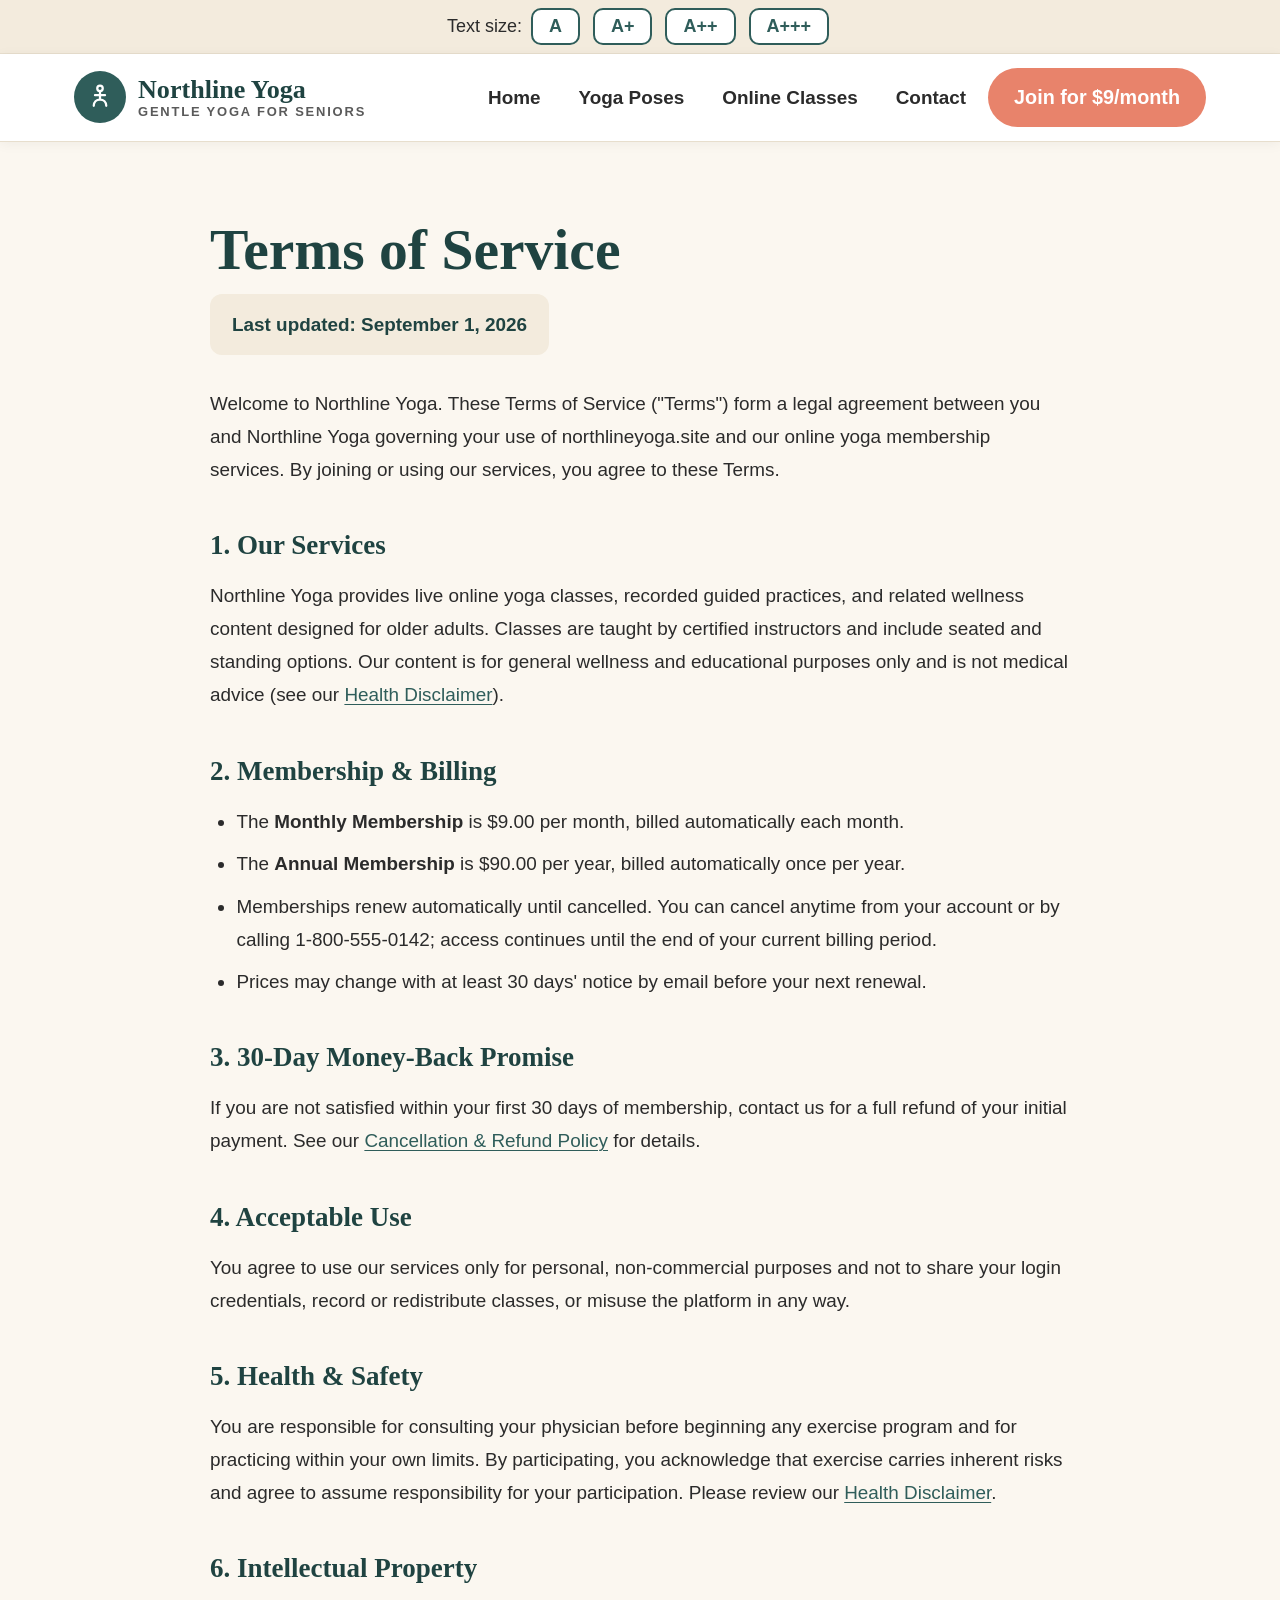
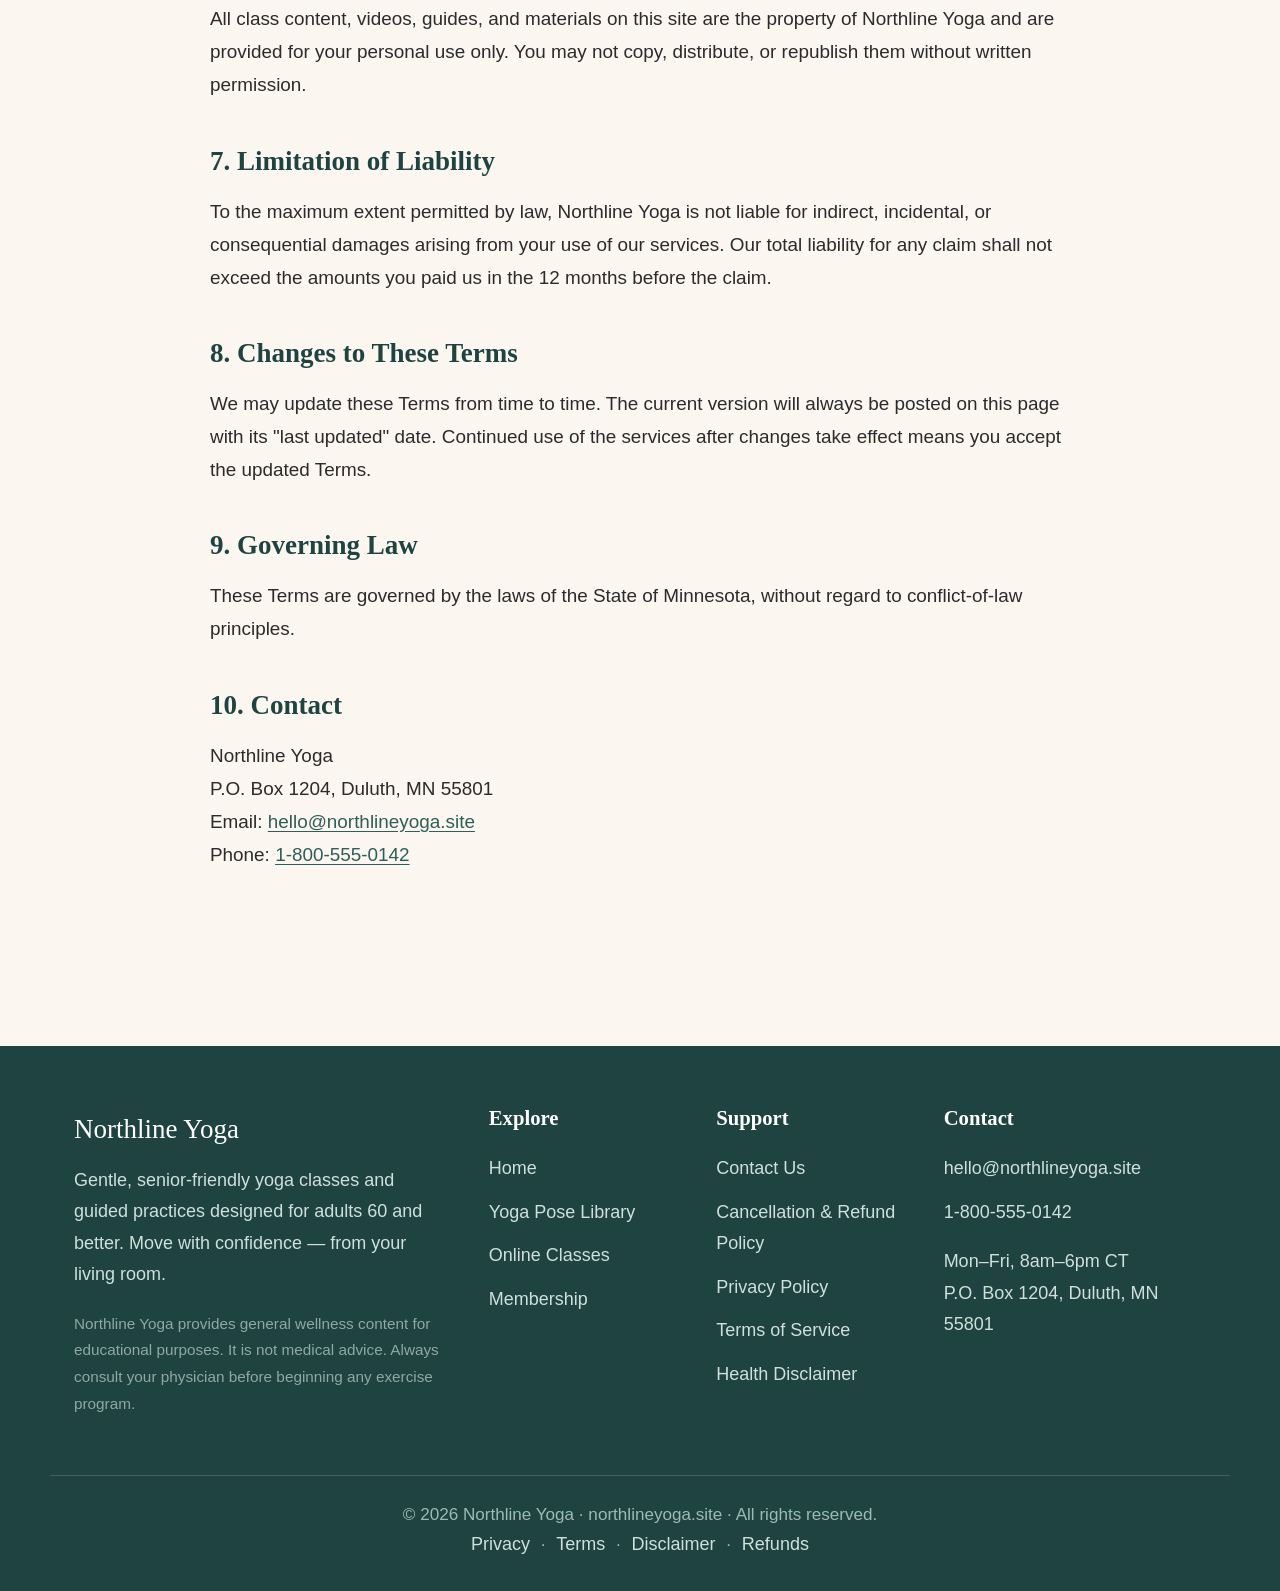
<file: terms.html>
<!DOCTYPE html>
<html lang="en">
<head>
<meta charset="UTF-8">
<meta name="viewport" content="width=device-width, initial-scale=1.0">
<title>Terms of Service | Northline Yoga</title>
<meta name="description" content="The terms governing your Northline Yoga membership, billing, cancellation, and use of our online yoga services.">
<link rel="stylesheet" href="assets/css/style.css">
<link rel="icon" href="data:image/svg+xml,%3Csvg xmlns='http://www.w3.org/2000/svg' viewBox='0 0 24 24'%3E%3Ccircle cx='12' cy='12' r='11' fill='%232F5D5A'/%3E%3C/svg%3E">
</head>
<body><a class="skip-link" href="#main">Skip to main content</a>
<div class="text-size-bar" role="group" aria-label="Text size options">
  Text size:
  <button type="button" data-textsize="small">A</button>
  <button type="button" data-textsize="medium">A+</button>
  <button type="button" data-textsize="large">A++</button>
  <button type="button" data-textsize="xlarge">A+++</button>
</div>
<header class="site-header">
  <div class="header-inner">
    <a class="logo" href="index.html" aria-label="Northline Yoga home">
      <span class="logo-mark" aria-hidden="true">
        <svg viewBox="0 0 24 24" fill="none" stroke="currentColor" stroke-width="1.8" stroke-linecap="round"><circle cx="12" cy="5" r="2.2"/><path d="M12 7.5V14M12 14c-3 0-5 2-5 5M12 14c3 0 5 2 5 5M8 10.5h8"/></svg>
      </span>
      <span class="logo-text">Northline Yoga<small>Gentle Yoga for Seniors</small></span>
    </a>
    <button class="menu-toggle" aria-expanded="false" aria-controls="main-nav">Menu</button>
    <nav class="main-nav" id="main-nav" aria-label="Main navigation">
      <a href="index.html">Home</a>
      <a href="poses.html">Yoga Poses</a>
      <a href="classes.html">Online Classes</a>
      <a href="contact.html">Contact</a>
      <a href="checkout.html" class="nav-cta">Join for $9/month</a>
    </nav>
  </div>
</header><main id="main">
<section>
  <div class="container">
    <div class="legal-body">

      <h1 style="margin-bottom:8px;">Terms of Service</h1>
      <div class="updated">Last updated: September 1, 2026</div>
      <p>Welcome to Northline Yoga. These Terms of Service ("Terms") form a legal agreement between you and Northline Yoga governing your use of northlineyoga.site and our online yoga membership services. By joining or using our services, you agree to these Terms.</p>
      <h2>1. Our Services</h2>
      <p>Northline Yoga provides live online yoga classes, recorded guided practices, and related wellness content designed for older adults. Classes are taught by certified instructors and include seated and standing options. Our content is for general wellness and educational purposes only and is not medical advice (see our <a href="disclaimer.html">Health Disclaimer</a>).</p>
      <h2>2. Membership &amp; Billing</h2>
      <ul>
        <li>The <strong>Monthly Membership</strong> is $9.00 per month, billed automatically each month.</li>
        <li>The <strong>Annual Membership</strong> is $90.00 per year, billed automatically once per year.</li>
        <li>Memberships renew automatically until cancelled. You can cancel anytime from your account or by calling 1-800-555-0142; access continues until the end of your current billing period.</li>
        <li>Prices may change with at least 30 days' notice by email before your next renewal.</li>
      </ul>
      <h2>3. 30-Day Money-Back Promise</h2>
      <p>If you are not satisfied within your first 30 days of membership, contact us for a full refund of your initial payment. See our <a href="refund.html">Cancellation &amp; Refund Policy</a> for details.</p>
      <h2>4. Acceptable Use</h2>
      <p>You agree to use our services only for personal, non-commercial purposes and not to share your login credentials, record or redistribute classes, or misuse the platform in any way.</p>
      <h2>5. Health &amp; Safety</h2>
      <p>You are responsible for consulting your physician before beginning any exercise program and for practicing within your own limits. By participating, you acknowledge that exercise carries inherent risks and agree to assume responsibility for your participation. Please review our <a href="disclaimer.html">Health Disclaimer</a>.</p>
      <h2>6. Intellectual Property</h2>
      <p>All class content, videos, guides, and materials on this site are the property of Northline Yoga and are provided for your personal use only. You may not copy, distribute, or republish them without written permission.</p>
      <h2>7. Limitation of Liability</h2>
      <p>To the maximum extent permitted by law, Northline Yoga is not liable for indirect, incidental, or consequential damages arising from your use of our services. Our total liability for any claim shall not exceed the amounts you paid us in the 12 months before the claim.</p>
      <h2>8. Changes to These Terms</h2>
      <p>We may update these Terms from time to time. The current version will always be posted on this page with its "last updated" date. Continued use of the services after changes take effect means you accept the updated Terms.</p>
      <h2>9. Governing Law</h2>
      <p>These Terms are governed by the laws of the State of Minnesota, without regard to conflict-of-law principles.</p>
      <h2>10. Contact</h2>
      <address>
        Northline Yoga<br>
        P.O. Box 1204, Duluth, MN 55801<br>
        Email: <a href="mailto:hello@northlineyoga.site">hello@northlineyoga.site</a><br>
        Phone: <a href="tel:+18005550142">1-800-555-0142</a>
      </address>
    </div>
  </div>
</section></main><footer class="site-footer">
  <div class="footer-grid">
    <div>
      <div class="footer-logo">Northline Yoga</div>
      <p>Gentle, senior-friendly yoga classes and guided practices designed for adults 60 and better. Move with confidence — from your living room.</p>
      <p class="disclaimer-mini">Northline Yoga provides general wellness content for educational purposes. It is not medical advice. Always consult your physician before beginning any exercise program.</p>
    </div>
    <div>
      <h4>Explore</h4>
      <a href="index.html">Home</a>
      <a href="poses.html">Yoga Pose Library</a>
      <a href="classes.html">Online Classes</a>
      <a href="checkout.html">Membership</a>
    </div>
    <div>
      <h4>Support</h4>
      <a href="contact.html">Contact Us</a>
      <a href="refund.html">Cancellation &amp; Refund Policy</a>
      <a href="privacy.html">Privacy Policy</a>
      <a href="terms.html">Terms of Service</a>
      <a href="disclaimer.html">Health Disclaimer</a>
    </div>
    <div>
      <h4>Contact</h4>
      <a href="mailto:hello@northlineyoga.site">hello@northlineyoga.site</a>
      <a href="tel:+18005550142">1-800-555-0142</a>
      <p style="margin-top:12px;">Mon–Fri, 8am–6pm CT<br>P.O. Box 1204, Duluth, MN 55801</p>
    </div>
  </div>
  <div class="footer-bottom">
    &copy; <span data-year>2026</span> Northline Yoga · northlineyoga.site · All rights reserved.
    <br><a href="privacy.html">Privacy</a> · <a href="terms.html">Terms</a> · <a href="disclaimer.html">Disclaimer</a> · <a href="refund.html">Refunds</a>
  </div>
</footer>
<button class="back-top" aria-label="Back to top">&#8593;</button><script src="assets/js/main.js"></script>
</body>
</html>
</file>
<file: assets/css/style.css>
/* =========================================================
   Northline Yoga — Senior-Friendly Stylesheet
   Palette: warm cream, sage green, deep teal, soft coral
   ========================================================= */
:root{
  --cream:#FBF7F0;
  --sand:#F3EBDD;
  --sage:#7FA88F;
  --sage-dark:#5C876F;
  --teal:#2F5D5A;
  --teal-dark:#1F4341;
  --coral:#E8836B;
  --coral-dark:#D26950;
  --ink:#2B2B2B;
  --muted:#5A5A5A;
  --white:#FFFFFF;
  --radius:18px;
  --shadow:0 10px 30px rgba(47,93,90,.12);
  --max:1180px;
}
*{margin:0;padding:0;box-sizing:border-box;}
html{scroll-behavior:smooth;font-size:18px;}
body{
  font-family:"Segoe UI",-apple-system,BlinkMacSystemFont,Roboto,Helvetica,Arial,sans-serif;
  background:var(--cream);
  color:var(--ink);
  line-height:1.75;
}
img{max-width:100%;display:block;}
a{color:var(--teal);text-decoration:underline;text-underline-offset:3px;}
a:hover{color:var(--coral-dark);}

/* ---------- Accessibility helpers ---------- */
.skip-link{
  position:absolute;left:-999px;top:0;background:var(--teal);color:#fff;
  padding:12px 20px;z-index:2000;border-radius:0 0 12px 0;font-size:1.1rem;
}
.skip-link:focus{left:0;}
.sr-only{position:absolute;width:1px;height:1px;overflow:hidden;clip:rect(0 0 0 0);}

/* ---------- Typography ---------- */
h1,h2,h3,h4{font-family:Georgia,"Times New Roman",serif;color:var(--teal-dark);line-height:1.25;font-weight:700;}
h1{font-size:clamp(2rem,4.5vw,3.2rem);}
h2{font-size:clamp(1.6rem,3.2vw,2.3rem);margin-bottom:.6em;}
h3{font-size:1.35rem;margin-bottom:.4em;}
p{margin-bottom:1.1em;}
.lead{font-size:1.25rem;color:var(--muted);}

/* ---------- Layout ---------- */
.container{max-width:var(--max);margin:0 auto;padding:0 24px;}
section{padding:72px 0;}
.section-alt{background:var(--sand);}
.section-head{text-align:center;max-width:760px;margin:0 auto 48px;}
.section-head p{color:var(--muted);font-size:1.15rem;}
.eyebrow{
  display:inline-block;background:var(--sage);color:#fff;font-weight:700;
  padding:6px 18px;border-radius:999px;font-size:.95rem;letter-spacing:.06em;
  text-transform:uppercase;margin-bottom:16px;
}

/* ---------- Header ---------- */
.site-header{
  background:var(--white);border-bottom:1px solid #E7DECD;
  position:sticky;top:0;z-index:1000;box-shadow:0 2px 12px rgba(0,0,0,.05);
}
.header-inner{
  max-width:var(--max);margin:0 auto;padding:14px 24px;
  display:flex;align-items:center;justify-content:space-between;gap:20px;flex-wrap:wrap;
}
.logo{display:flex;align-items:center;gap:12px;text-decoration:none;}
.logo-mark{
  width:52px;height:52px;border-radius:50%;background:var(--teal);
  display:flex;align-items:center;justify-content:center;color:#fff;flex-shrink:0;
}
.logo-mark svg{width:30px;height:30px;}
.logo-text{font-family:Georgia,serif;font-size:1.45rem;color:var(--teal-dark);font-weight:700;line-height:1.15;}
.logo-text small{display:block;font-family:"Segoe UI",sans-serif;font-size:.72rem;color:var(--muted);letter-spacing:.14em;text-transform:uppercase;font-weight:600;}
.main-nav{display:flex;gap:6px;flex-wrap:wrap;align-items:center;}
.main-nav a{
  text-decoration:none;color:var(--ink);font-weight:600;font-size:1.05rem;
  padding:12px 16px;border-radius:12px;
}
.main-nav a:hover,.main-nav a[aria-current="page"]{background:var(--sand);color:var(--teal-dark);}
.nav-cta{
  background:var(--coral)!important;color:#fff!important;font-size:1.1rem!important;
  padding:12px 26px!important;border-radius:999px!important;font-weight:700!important;
}
.nav-cta:hover{background:var(--coral-dark)!important;}
.menu-toggle{
  display:none;background:var(--teal);color:#fff;border:none;border-radius:12px;
  font-size:1.15rem;font-weight:700;padding:12px 20px;cursor:pointer;
}
@media(max-width:900px){
  .menu-toggle{display:block;}
  .main-nav{
    display:none;width:100%;flex-direction:column;align-items:stretch;
    padding-bottom:16px;
  }
  .main-nav.open{display:flex;}
  .main-nav a{text-align:center;font-size:1.2rem;padding:16px;}
}

/* ---------- Buttons ---------- */
.btn{
  display:inline-block;background:var(--coral);color:#fff;text-decoration:none;
  font-weight:700;font-size:1.2rem;padding:18px 40px;border-radius:999px;
  border:none;cursor:pointer;box-shadow:var(--shadow);transition:transform .15s ease, background .15s ease;
  text-align:center;
}
.btn:hover{background:var(--coral-dark);color:#fff;transform:translateY(-2px);}
.btn-secondary{background:var(--teal);}
.btn-secondary:hover{background:var(--teal-dark);}
.btn-ghost{background:transparent;color:var(--teal);border:3px solid var(--teal);box-shadow:none;}
.btn-ghost:hover{background:var(--teal);color:#fff;}
.btn-lg{font-size:1.3rem;padding:20px 48px;}
.btn-block{display:block;width:100%;}

/* ---------- Hero ---------- */
.hero{
  background:linear-gradient(135deg,var(--sand) 0%,var(--cream) 60%);
  padding:64px 0 80px;
}
.hero-inner{
  display:grid;grid-template-columns:1.1fr .9fr;gap:56px;align-items:center;
  max-width:var(--max);margin:0 auto;padding:0 24px;
}
.hero h1 span{color:var(--sage-dark);}
.hero-img{border-radius:28px;overflow:hidden;box-shadow:var(--shadow);border:6px solid #fff;}
.hero-badges{display:flex;gap:14px;flex-wrap:wrap;margin:26px 0 30px;}
.hero-badge{
  background:#fff;border-radius:14px;padding:12px 18px;box-shadow:var(--shadow);
  font-weight:700;color:var(--teal-dark);display:flex;align-items:center;gap:10px;font-size:1rem;
}
.hero-badge svg{width:26px;height:26px;flex-shrink:0;}
@media(max-width:900px){.hero-inner{grid-template-columns:1fr;}}

/* ---------- Cards ---------- */
.cards{display:grid;grid-template-columns:repeat(auto-fit,minmax(300px,1fr));gap:32px;}
.card{
  background:#fff;border-radius:var(--radius);overflow:hidden;box-shadow:var(--shadow);
  display:flex;flex-direction:column;border:1px solid #EFE7D8;
}
.card img{width:100%;height:230px;object-fit:cover;}
.card-body{padding:28px;display:flex;flex-direction:column;flex-grow:1;}
.card-body p{color:var(--muted);}
.card-body .btn{margin-top:auto;}
.tag{
  display:inline-block;background:var(--sage);color:#fff;border-radius:999px;
  padding:4px 14px;font-size:.88rem;font-weight:700;margin-bottom:12px;width:fit-content;
}
.tag-teal{background:var(--teal);}
.tag-coral{background:var(--coral);}

/* ---------- Benefits strip ---------- */
.benefits{display:grid;grid-template-columns:repeat(auto-fit,minmax(230px,1fr));gap:26px;}
.benefit{
  background:#fff;border-radius:var(--radius);padding:30px 26px;box-shadow:var(--shadow);
  text-align:center;border-top:6px solid var(--sage);
}
.benefit:nth-child(2){border-top-color:var(--coral);}
.benefit:nth-child(3){border-top-color:var(--teal);}
.benefit:nth-child(4){border-top-color:#C9A96A;}
.benefit .icon{
  width:64px;height:64px;border-radius:50%;background:var(--sand);
  display:flex;align-items:center;justify-content:center;margin:0 auto 16px;
}
.benefit .icon svg{width:34px;height:34px;}

/* ---------- Pricing ---------- */
.pricing-grid{display:grid;grid-template-columns:repeat(auto-fit,minmax(300px,1fr));gap:32px;align-items:stretch;}
.price-card{
  background:#fff;border-radius:24px;padding:40px 34px;box-shadow:var(--shadow);
  display:flex;flex-direction:column;position:relative;border:2px solid #EFE7D8;
}
.price-card.featured{border-color:var(--coral);transform:scale(1.03);}
.popular-flag{
  position:absolute;top:-18px;left:50%;transform:translateX(-50%);
  background:var(--coral);color:#fff;font-weight:700;padding:8px 26px;
  border-radius:999px;font-size:1rem;white-space:nowrap;
}
.price{font-family:Georgia,serif;font-size:3.4rem;color:var(--teal-dark);font-weight:700;line-height:1;}
.price small{font-size:1.2rem;font-family:"Segoe UI",sans-serif;color:var(--muted);font-weight:600;}
.price-list{list-style:none;margin:26px 0 32px;flex-grow:1;}
.price-list li{
  padding:10px 0 10px 40px;position:relative;font-size:1.08rem;
  border-bottom:1px dashed #EDE4D3;
}
.price-list li::before{
  content:"";position:absolute;left:0;top:14px;width:24px;height:24px;
  background:var(--sage);
  -webkit-mask:url("data:image/svg+xml,%3Csvg xmlns='http://www.w3.org/2000/svg' viewBox='0 0 24 24' fill='none' stroke='white' stroke-width='3'%3E%3Cpath d='M4 12l5 5L20 6'/%3E%3C/svg%3E") center/contain no-repeat;
  mask:url("data:image/svg+xml,%3Csvg xmlns='http://www.w3.org/2000/svg' viewBox='0 0 24 24' fill='none' stroke='white' stroke-width='3'%3E%3Cpath d='M4 12l5 5L20 6'/%3E%3C/svg%3E") center/contain no-repeat;
}
@media(max-width:900px){.price-card.featured{transform:none;}}

/* ---------- Steps ---------- */
.steps{display:grid;grid-template-columns:repeat(auto-fit,minmax(240px,1fr));gap:28px;counter-reset:step;}
.step{
  background:#fff;border-radius:var(--radius);padding:34px 28px;box-shadow:var(--shadow);position:relative;
}
.step::before{
  counter-increment:step;content:counter(step);
  display:flex;align-items:center;justify-content:center;
  width:56px;height:56px;border-radius:50%;background:var(--teal);color:#fff;
  font-size:1.6rem;font-weight:800;margin-bottom:18px;
}

/* ---------- Testimonials ---------- */
.testimonials{display:grid;grid-template-columns:repeat(auto-fit,minmax(300px,1fr));gap:30px;}
.quote{
  background:#fff;border-radius:var(--radius);padding:32px;box-shadow:var(--shadow);
  font-size:1.1rem;position:relative;border-left:6px solid var(--sage);
}
.quote footer{margin-top:18px;font-weight:700;color:var(--teal-dark);}
.quote footer span{display:block;font-weight:600;color:var(--muted);font-size:.95rem;}
.stars{color:#E8A33D;font-size:1.2rem;letter-spacing:3px;margin-bottom:12px;}

/* ---------- Pose library ---------- */
.pose-grid{display:grid;grid-template-columns:repeat(auto-fill,minmax(340px,1fr));gap:34px;}
.pose-card{
  background:#fff;border-radius:var(--radius);overflow:hidden;box-shadow:var(--shadow);
  border:1px solid #EFE7D8;
}
.pose-card img{width:100%;height:240px;object-fit:cover;}
.pose-card-body{padding:28px;}
.pose-meta{display:flex;gap:10px;flex-wrap:wrap;margin-bottom:14px;}
.pose-steps{list-style:none;margin:16px 0;}
.pose-steps li{
  padding:10px 0 10px 42px;position:relative;border-bottom:1px dashed #EDE4D3;
}
.pose-steps li::before{
  content:"";position:absolute;left:0;top:12px;width:26px;height:26px;border-radius:50%;
  background:var(--sage);color:#fff;font-weight:800;font-size:.85rem;
  -webkit-mask:url("data:image/svg+xml,%3Csvg xmlns='http://www.w3.org/2000/svg' viewBox='0 0 24 24' fill='none' stroke='white' stroke-width='2.5'%3E%3Cpath d='M4 12l5 5L20 6'/%3E%3C/svg%3E") center/contain no-repeat;
  mask:url("data:image/svg+xml,%3Csvg xmlns='http://www.w3.org/2000/svg' viewBox='0 0 24 24' fill='none' stroke='white' stroke-width='2.5'%3E%3Cpath d='M4 12l5 5L20 6'/%3E%3C/svg%3E") center/contain no-repeat;
}
.safety-note{
  background:#FDF3E7;border-left:6px solid #E8A33D;border-radius:12px;
  padding:18px 22px;margin-top:18px;font-size:1rem;
}
.safety-note strong{color:#8A5A12;}

/* ---------- Class schedule ---------- */
.schedule-table{width:100%;border-collapse:collapse;background:#fff;border-radius:var(--radius);overflow:hidden;box-shadow:var(--shadow);}
.schedule-table th,.schedule-table td{padding:18px 20px;text-align:left;font-size:1.08rem;}
.schedule-table th{background:var(--teal);color:#fff;font-family:Georgia,serif;}
.schedule-table tr:nth-child(even){background:var(--sand);}
.schedule-table td{border-bottom:1px solid #EFE7D8;}
.schedule-wrap{overflow-x:auto;}

/* ---------- Forms / Checkout ---------- */
.form-card{
  background:#fff;border-radius:24px;box-shadow:var(--shadow);padding:44px;
  max-width:640px;margin:0 auto;border:1px solid #EFE7D8;
}
.form-card.wide{max-width:820px;}
.field{margin-bottom:24px;}
.field label{display:block;font-weight:700;font-size:1.1rem;margin-bottom:8px;color:var(--teal-dark);}
.field input,.field select,.field textarea{
  width:100%;font-size:1.15rem;padding:16px 18px;border:2px solid #D8CFBE;
  border-radius:14px;background:#FDFBF7;font-family:inherit;color:var(--ink);
}
.field input:focus,.field select:focus,.field textarea:focus{
  outline:3px solid var(--sage);border-color:var(--sage-dark);background:#fff;
}
.field-row{display:grid;grid-template-columns:1fr 1fr;gap:20px;}
@media(max-width:600px){.field-row{grid-template-columns:1fr;}}
.form-note{font-size:.95rem;color:var(--muted);}
.secure-row{display:flex;align-items:center;gap:10px;color:var(--sage-dark);font-weight:700;margin:18px 0;}
.order-summary{
  background:var(--sand);border-radius:16px;padding:24px 28px;margin-bottom:30px;
}
.order-summary .row{display:flex;justify-content:space-between;padding:6px 0;font-size:1.1rem;}
.order-summary .total{
  border-top:2px solid var(--teal);margin-top:10px;padding-top:14px;
  font-weight:800;font-size:1.3rem;color:var(--teal-dark);
}
.success-panel{
  text-align:center;background:#fff;border-radius:24px;box-shadow:var(--shadow);
  padding:60px 40px;max-width:640px;margin:0 auto;
}
.check-circle{
  width:96px;height:96px;border-radius:50%;background:var(--sage);
  display:flex;align-items:center;justify-content:center;margin:0 auto 26px;
}
.check-circle svg{width:52px;height:52px;}

/* ---------- FAQ ---------- */
.faq-item{background:#fff;border-radius:var(--radius);box-shadow:var(--shadow);margin-bottom:18px;overflow:hidden;}
.faq-item summary{
  cursor:pointer;padding:24px 28px;font-weight:700;font-size:1.15rem;color:var(--teal-dark);
  list-style:none;display:flex;justify-content:space-between;align-items:center;gap:16px;
}
.faq-item summary::-webkit-details-marker{display:none;}
.faq-item summary::after{
  content:"+";font-size:1.8rem;color:var(--coral);font-weight:800;flex-shrink:0;
}
.faq-item[open] summary::after{content:"–";}
.faq-item .faq-body{padding:0 28px 26px;color:var(--muted);font-size:1.05rem;}

/* ---------- CTA band ---------- */
.cta-band{
  background:linear-gradient(120deg,var(--teal) 0%,var(--teal-dark) 100%);
  border-radius:28px;padding:60px 48px;text-align:center;color:#fff;
  max-width:var(--max);margin:0 auto;
}
.cta-band h2{color:#fff;}
.cta-band p{color:#D8E6E2;font-size:1.2rem;max-width:640px;margin:0 auto 30px;}

/* ---------- Legal pages ---------- */
.legal-body{max-width:860px;margin:0 auto;font-size:1.05rem;}
.legal-body h2{margin-top:1.6em;font-size:1.5rem;}
.legal-body h3{margin-top:1.2em;font-size:1.25rem;}
.legal-body ul,.legal-body ol{margin:0 0 1.2em 1.4em;}
.legal-body li{margin-bottom:.5em;}
.legal-body address{font-style:normal;margin-bottom:1.2em;}
.updated{
  background:var(--sand);border-radius:12px;padding:14px 22px;display:inline-block;
  font-weight:700;color:var(--teal-dark);margin-bottom:32px;
}

/* ---------- Footer ---------- */
.site-footer{background:var(--teal-dark);color:#CFE0DC;padding:60px 0 30px;margin-top:80px;}
.footer-grid{
  display:grid;grid-template-columns:2fr 1fr 1fr 1.4fr;gap:40px;
  max-width:var(--max);margin:0 auto;padding:0 24px 40px;
}
.site-footer h4{color:#fff;font-size:1.15rem;margin-bottom:16px;}
.site-footer a{color:#CFE0DC;text-decoration:none;display:block;padding:6px 0;font-size:1rem;}
.site-footer a:hover{color:#fff;text-decoration:underline;}
.footer-logo{color:#fff;font-family:Georgia,serif;font-size:1.5rem;margin-bottom:12px;}
.footer-bottom{
  border-top:1px solid rgba(255,255,255,.15);padding-top:24px;text-align:center;
  font-size:.95rem;color:#9DBBB5;max-width:var(--max);margin:0 auto;padding-left:24px;padding-right:24px;
}
.footer-bottom a{display:inline;padding:0 6px;}
.disclaimer-mini{font-size:.85rem;color:#8FA9A3;margin-top:14px;}
@media(max-width:900px){.footer-grid{grid-template-columns:1fr 1fr;}}
@media(max-width:560px){.footer-grid{grid-template-columns:1fr;}}

/* ---------- Floating helpers ---------- */
.text-size-bar{
  background:var(--sand);padding:8px 0;text-align:center;font-size:1rem;
  border-bottom:1px solid #E7DECD;
}
.text-size-bar button{
  background:#fff;border:2px solid var(--teal);color:var(--teal);border-radius:10px;
  font-weight:700;font-size:1rem;padding:6px 16px;margin:0 4px;cursor:pointer;
}
.text-size-bar button:hover{background:var(--teal);color:#fff;}
.back-top{
  position:fixed;right:22px;bottom:22px;background:var(--teal);color:#fff;border:none;
  width:60px;height:60px;border-radius:50%;font-size:1.5rem;cursor:pointer;
  box-shadow:var(--shadow);display:none;z-index:900;
}
.back-top.show{display:block;}
</file>
